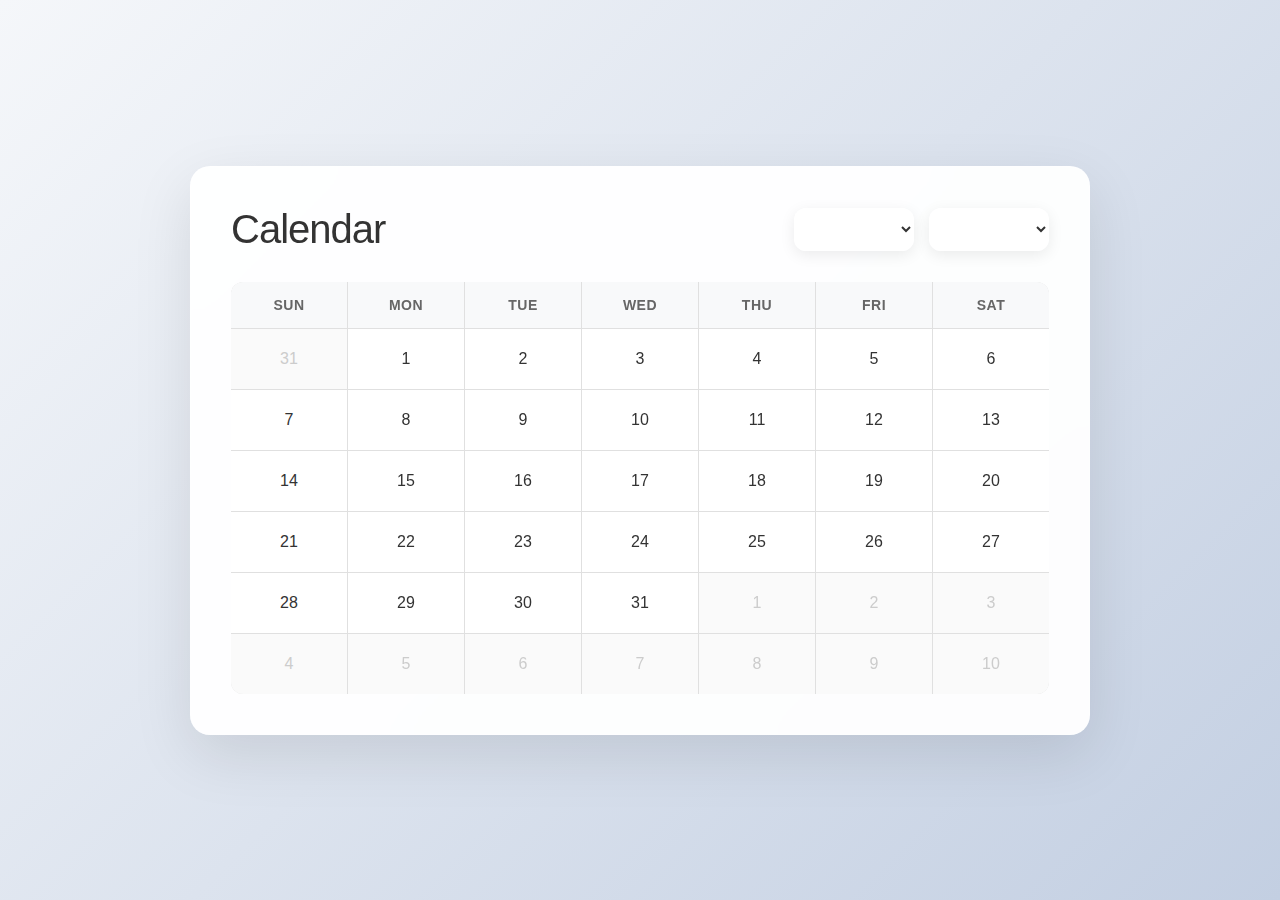
<file: index.html>
<!DOCTYPE html>
<html lang="en">
<head>
    <meta charset="UTF-8">
    <meta name="viewport" content="width=device-width, initial-scale=1.0, user-scalable=yes, maximum-scale=5.0">
    <meta name="description" content="Modern responsive calendar with special dates">
    <title>Modern Calendar</title>
    <link rel="stylesheet" href="styles.css">
</head>
<body>
    <div class="container">
        <header class="calendar-header">
            <h1>Calendar</h1>
            <div class="controls">
                <select id="monthSelect" class="select-control" aria-label="Select month">
                    <!-- <option value="0">January</option>-->
                    <!-- <option value="1">February</option> -->
                    <!-- <option value="2">March</option> -->
                    <!-- <option value="3">April</option> -->
                    <!-- <option value="4">May</option> -->
                    <option value="5">6월</option> 
                    <!-- <option value="6">6월</option> -->
                </select>
                <select id="yearSelect" class="select-control" aria-label="Select year">
                    <!-- <option value="2024">2024</option> -->
                    <option value="2025">2025</option>
                </select>
            </div>
        </header>
        
        <div class="calendar-grid" role="grid" aria-label="Calendar">
            <div class="weekday-header" role="columnheader">Sun</div>
            <div class="weekday-header" role="columnheader">Mon</div>
            <div class="weekday-header" role="columnheader">Tue</div>
            <div class="weekday-header" role="columnheader">Wed</div>
            <div class="weekday-header" role="columnheader">Thu</div>
            <div class="weekday-header" role="columnheader">Fri</div>
            <div class="weekday-header" role="columnheader">Sat</div>
            
            <div id="calendarDays" class="calendar-days"></div>
        </div>
    </div>
    
    <script src="specialDates.js"></script>
    <script src="calendar.js"></script>
</body>
</html>
</file>
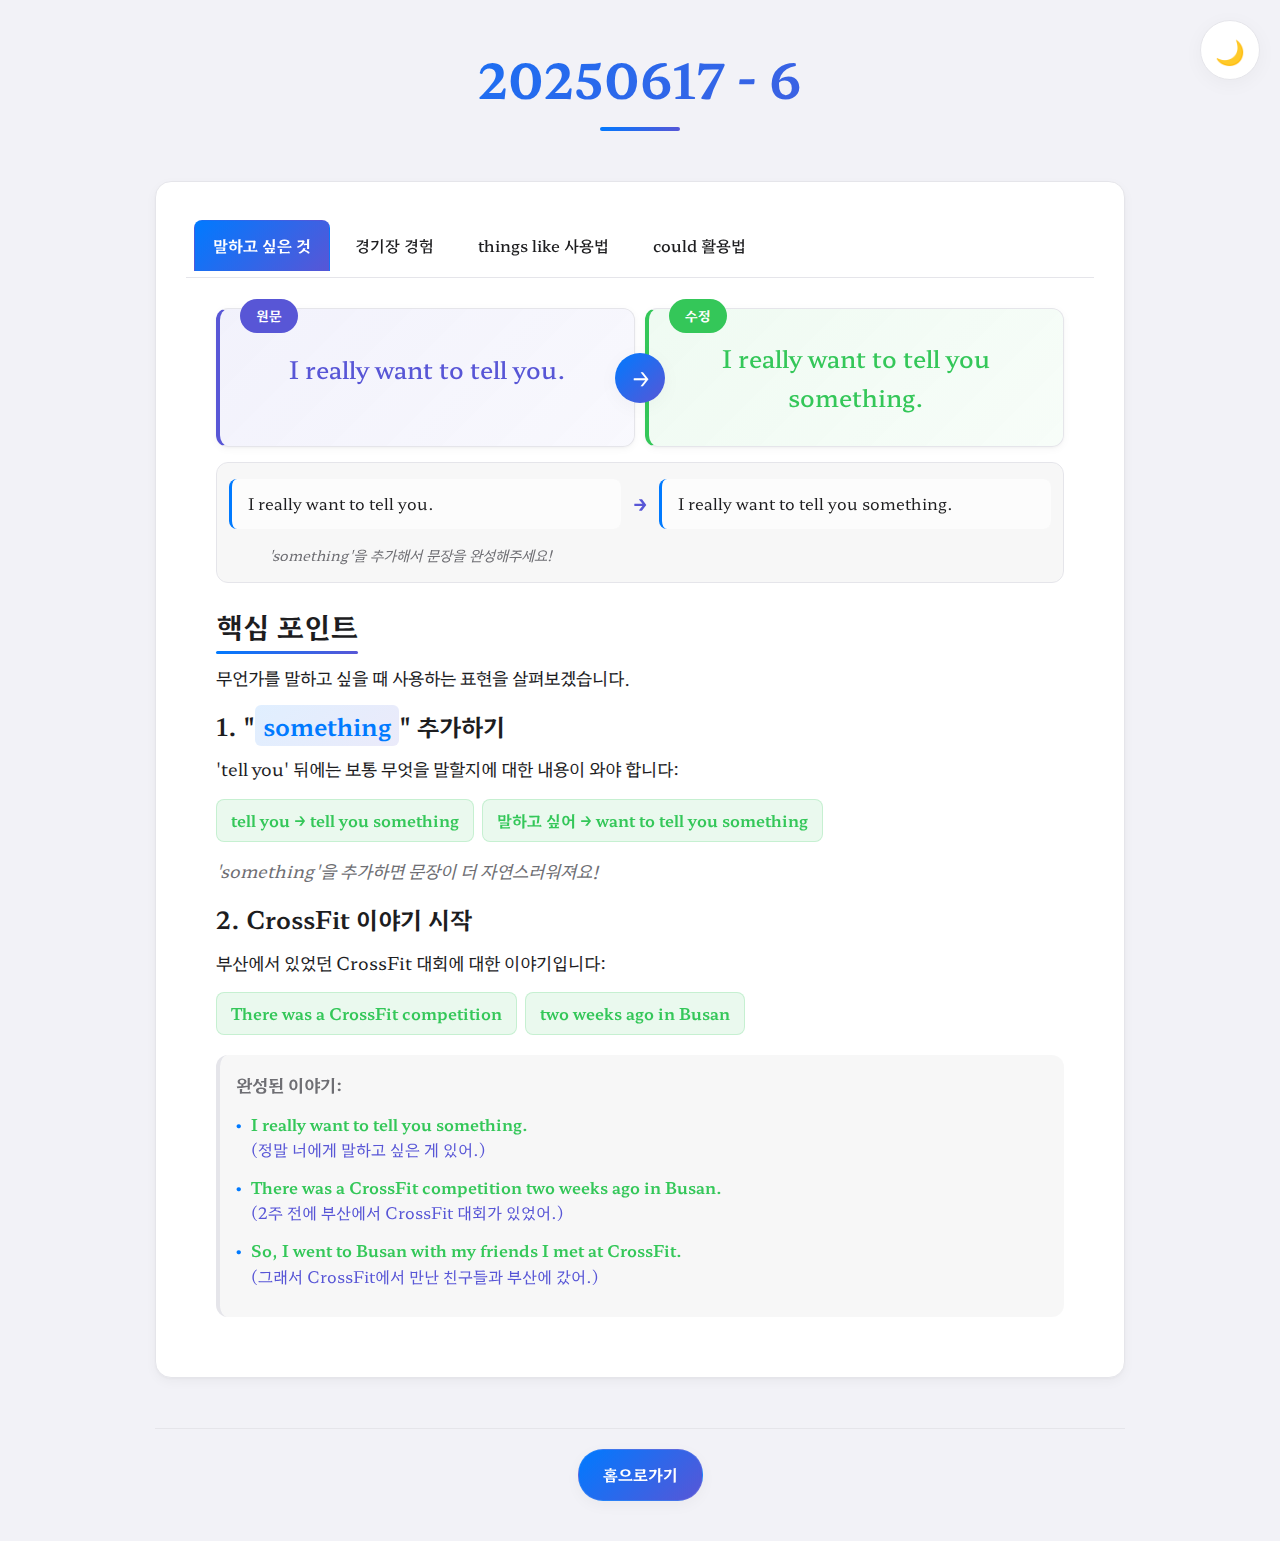
<file: sessions/20250617/index.html>
<!DOCTYPE html>
<html lang="ko">
<head>
    <meta charset="UTF-8">
    <meta name="viewport" content="width=device-width, initial-scale=1.0, user-scalable=yes">
    <title>한국어-영어 학습 튜토리얼 - CrossFit 경험담</title>
    <link rel="preconnect" href="https://fonts.googleapis.com">
    <link rel="preconnect" href="https://fonts.gstatic.com" crossorigin>
    <link href="https://fonts.googleapis.com/css2?family=Hahmlet:wght@400;500;600;700&display=swap" rel="stylesheet">
    <link rel="stylesheet" href="styles.css">
</head>
<body>
    <!-- Dark/Light Mode Toggle Button -->
    <button class="theme-toggle" id="themeToggle" aria-label="Toggle dark/light mode">
        <span class="sun-icon">☀️</span>
        <span class="moon-icon">🌙</span>
    </button>

    <div class="container">
        <header>
            <h1>20250617 - 6</h1>
            <div class="fancy-underline"></div>
        </header>

        <main>
            <div class="tabs card">
                <input type="radio" id="tab1" name="tabs" class="tab-input" checked>
                <input type="radio" id="tab2" name="tabs" class="tab-input">
                <input type="radio" id="tab3" name="tabs" class="tab-input">
                <input type="radio" id="tab4" name="tabs" class="tab-input">
                
                <div class="tab-labels">
                    <label for="tab1" class="tab-label">말하고 싶은 것</label>
                    <label for="tab2" class="tab-label">경기장 경험</label>
                    <label for="tab3" class="tab-label">things like 사용법</label>
                    <label for="tab4" class="tab-label">could 활용법</label>
                </div>
                
                <!-- Tab 1: 말하고 싶은 것 -->
                <div class="tab-content tab-content-1" id="content1">
                    <div class="language-comparison">
                        <div class="language-card korean">
                            <span class="language-label">원문</span>
                            <div class="sentence">
                                I really want to tell you.
                            </div>
                        </div>
                            
                        <div class="arrow-container">
                            <div class="arrow">→</div>
                        </div>
                            
                        <div class="language-card english">
                            <span class="language-label">수정</span>
                            <div class="sentence">
                                I really want to tell you something.
                            </div>
                        </div>
                    </div>

                    <div class="process-steps">
                        <div class="process-step">
                            <div class="step-text">I really want to tell you.</div>
                            <span class="step-arrow">→</span>
                            <div class="step-text">I really want to tell you something.</div>
                        </div>
                        <div class="step-note">'something'을 추가해서 문장을 완성해주세요!</div>
                    </div>

                    <div class="explanation-section">
                        <h2 class="section-title">핵심 포인트</h2>
                        <div class="explanation-content">
                            <p>
                                무언가를 말하고 싶을 때 사용하는 표현을 살펴보겠습니다.
                            </p>
                            
                            <h3 class="explanation-title">1. "<span class="highlight">something</span>" 추가하기</h3>
                            <p>
                                'tell you' 뒤에는 보통 무엇을 말할지에 대한 내용이 와야 합니다:
                            </p>
                            <div class="phrase-list">
                                <div class="phrase-item">
                                    <span class="key-phrase">tell you → tell you something</span>
                                </div>
                                <div class="phrase-item">
                                    <span class="key-phrase">말하고 싶어 → want to tell you something</span>
                                </div>
                            </div>
                            <p class="note">
                                'something'을 추가하면 문장이 더 자연스러워져요!
                            </p>

                            <h3 class="explanation-title">2. CrossFit 이야기 시작</h3>
                            <p>
                                부산에서 있었던 CrossFit 대회에 대한 이야기입니다:
                            </p>
                            <div class="phrase-list">
                                <div class="phrase-item">
                                    <span class="key-phrase">There was a CrossFit competition</span>
                                </div>
                                <div class="phrase-item">
                                    <span class="key-phrase">two weeks ago in Busan</span>
                                </div>
                            </div>

                            <div class="example">
                                <div class="example-label">완성된 이야기:</div>
                                <div class="example-item">
                                    <span class="key-phrase">I really want to tell you something.</span>
                                    <br><span class="alternative">(정말 너에게 말하고 싶은 게 있어.)</span>
                                </div>
                                <div class="example-item">
                                    <span class="key-phrase">There was a CrossFit competition two weeks ago in Busan.</span>
                                    <br><span class="alternative">(2주 전에 부산에서 CrossFit 대회가 있었어.)</span>
                                </div>
                                <div class="example-item">
                                    <span class="key-phrase">So, I went to Busan with my friends I met at CrossFit.</span>
                                    <br><span class="alternative">(그래서 CrossFit에서 만난 친구들과 부산에 갔어.)</span>
                                </div>
                            </div>
                        </div>
                    </div>
                </div>

                <!-- Tab 2: 경기장 경험 -->
                <div class="tab-content tab-content-2" id="content2">
                    <div class="language-comparison">
                        <div class="language-card korean">
                            <span class="language-label">원문</span>
                            <div class="sentence">
                                When I entered the stadium, I could hear shouting like "fighting", "cheer up", and "you can do it"!
                            </div>
                        </div>
                        
                        <div class="arrow-container">
                            <div class="arrow">→</div>
                        </div>
                        
                        <div class="language-card english">
                            <span class="language-label">수정</span>
                            <div class="sentence">
                                When I entered the stadium, I could hear people shouting things like "Fighting!" "Cheer up!" and "You can do it!"
                            </div>
                        </div>
                    </div>

                    <div class="process-steps">
                        <div class="process-step">
                            <div class="step-text">I could hear shouting like "fighting"...</div>
                            <span class="step-arrow">→</span>
                            <div class="step-text">I could hear people shouting things like "Fighting!"...</div>
                        </div>
                        <div class="step-note">'things like'를 추가하고 주어를 명확히 해주세요!</div>
                    </div>

                    <div class="explanation-section">
                        <h2 class="section-title">경기장 분위기 표현하기</h2>
                        <div class="explanation-content">
                            <h3 class="explanation-title">1. 자연스러운 표현: "<span class="highlight">things like</span>"</h3>
                            <p>
                                예시를 들 때 'things like'를 사용하면 더 자연스럽습니다:
                            </p>
                            <div class="phrase-list">
                                <div class="phrase-item">
                                    <span class="key-phrase">like → things like</span>
                                </div>
                                <div class="phrase-item">
                                    <span class="key-phrase">예를 들어 → things like</span>
                                </div>
                            </div>

                            <h3 class="explanation-title">2. 주어 명확하게 하기</h3>
                            <p>
                                누가 소리를 지르는지 명확하게 표현해봅시다:
                            </p>
                            <div class="language-comparison" style="margin-top: 20px;">
                                <div class="language-card korean">
                                    <span class="language-label">애매함</span>
                                    <div class="sentence">
                                        I could hear shouting
                                    </div>
                                </div>
                                    
                                <div class="arrow-container">
                                    <div class="arrow">→</div>
                                </div>
                                    
                                <div class="language-card english">
                                    <span class="language-label">명확함</span>
                                    <div class="sentence">
                                        I could hear people shouting
                                    </div>
                                </div>
                            </div>

                            <div class="example">
                                <div class="example-label">경기장 분위기:</div>
                                <div class="example-item">
                                    When I entered the stadium, I could hear <span class="key-phrase">people shouting things like</span> "Fighting!" "Cheer up!" and "You can do it!"
                                    <br><span class="alternative">(경기장에 들어갔을 때, 사람들이 "화이팅!" "힘내!" "할 수 있어!" 같은 소리를 지르는 것을 들을 수 있었다.)</span>
                                </div>
                            </div>
                        </div>
                    </div>
                </div>

                <!-- Tab 3: things like 사용법 -->
                <div class="tab-content tab-content-3" id="content3">
                    <div class="explanation-section">
                        <h2 class="section-title">"Things like" 마스터하기</h2>
                        <div class="explanation-content">
                            <h3 class="explanation-title">1. 기본 사용법</h3>
                            <p>
                                'things like'는 예시를 들 때 사용하는 매우 유용한 표현입니다:
                            </p>
                            <div class="phrase-list">
                                <div class="phrase-item">
                                    <span class="key-phrase">~같은 것들 → things like</span>
                                </div>
                                <div class="phrase-item">
                                    <span class="key-phrase">예를 들어 → things like</span>
                                </div>
                                <div class="phrase-item">
                                    <span class="key-phrase">~와 같은 → things like</span>
                                </div>
                            </div>

                            <div class="example">
                                <div class="example-label">다양한 상황에서의 활용:</div>
                                <div class="example-item">
                                    My job involves <span class="key-phrase">things like</span> managing schedules and handling client requests.
                                    <br><span class="alternative">(내 일은 일정 관리나 고객 요청 처리 같은 것들을 포함한다.)</span>
                                </div>
                                <div class="example-item">
                                    They sell snacks, drinks, and <span class="key-phrase">things like that</span> at the store.
                                    <br><span class="alternative">(그 가게에서는 간식, 음료수, 그런 것들을 판다.)</span>
                                </div>
                                <div class="example-item">
                                    On weekends, I do <span class="key-phrase">things like</span> clean the house, do laundry, and watch TV.
                                    <br><span class="alternative">(주말에는 집 청소, 빨래, TV 시청 같은 것들을 한다.)</span>
                                </div>
                                <div class="example-item">
                                    He always forgets <span class="key-phrase">things like</span> his keys, wallet, or phone.
                                    <br><span class="alternative">(그는 항상 열쇠, 지갑, 핸드폰 같은 것들을 잊어버린다.)</span>
                                </div>
                            </div>

                            <h3 class="explanation-title">2. "Things like that" vs "Things like"</h3>
                            <p>
                                두 표현의 미묘한 차이점을 알아보세요:
                            </p>
                            <div class="phrase-list">
                                <div class="phrase-item">
                                    <span class="key-phrase">things like + 구체적 예시</span>
                                </div>
                                <div class="phrase-item">
                                    <span class="key-phrase">things like that + 일반적 언급</span>
                                </div>
                            </div>
                        </div>
                    </div>
                </div>
                    
                <!-- Tab 4: could 활용법 -->
                <div class="tab-content tab-content-4" id="content4">
                    <div class="explanation-section">
                        <h2 class="section-title">"Could" 완전 정복</h2>
                        <div class="explanation-content">
                            <h3 class="explanation-title">1. 과거의 능력: "<span class="highlight">~할 수 있었다</span>"</h3>
                            <p>
                                과거에 무엇을 할 수 있었는지 표현할 때:
                            </p>
                            <div class="phrase-list">
                                <div class="phrase-item">
                                    <span class="key-phrase">과거 능력 → could + 동사원형</span>
                                </div>
                                <div class="phrase-item">
                                    <span class="key-phrase">~할 수 있었다 → could do</span>
                                </div>
                            </div>

                            <div class="example">
                                <div class="example-label">과거 능력 예문:</div>
                                <div class="example-item">
                                    She <span class="key-phrase">could speak</span> three languages by the time she was 10.
                                    <br><span class="alternative">(그녀는 10살이 될 때까지 3개 언어를 말할 수 있었다.)</span>
                                </div>
                                <div class="example-item">
                                    I <span class="key-phrase">could hear</span> people shouting in the stadium.
                                    <br><span class="alternative">(나는 경기장에서 사람들이 소리지르는 것을 들을 수 있었다.)</span>
                                </div>
                            </div>

                            <h3 class="explanation-title">2. 정중한 요청: "<span class="highlight">~해 주실 수 있나요?</span>"</h3>
                            <p>
                                'can' 보다 더 정중한 요청을 할 때:
                            </p>
                            <div class="example">
                                <div class="example-label">정중한 요청:</div>
                                <div class="example-item">
                                    <span class="key-phrase">Could you help</span> me with this?
                                    <br><span class="alternative">(이것 좀 도와주실 수 있나요?)</span>
                                </div>
                            </div>

                            <h3 class="explanation-title">3. 가능성: "<span class="highlight">~할 수도 있다</span>"</h3>
                            <p>
                                미래의 가능성을 표현할 때:
                            </p>
                            <div class="example">
                                <div class="example-label">가능성 표현:</div>
                                <div class="example-item">
                                    It <span class="key-phrase">could rain</span> later, so bring an umbrella.
                                    <br><span class="alternative">(나중에 비가 올 수도 있으니 우산을 가져가세요.)</span>
                                </div>
                            </div>

                            <h3 class="explanation-title">4. 제안: "<span class="highlight">~하는 게 어때?</span>"</h3>
                            <p>
                                부드러운 제안을 할 때:
                            </p>
                            <div class="example">
                                <div class="example-label">제안하기:</div>
                                <div class="example-item">
                                    You <span class="key-phrase">could try</span> restarting your computer.
                                    <br><span class="alternative">(컴퓨터를 재시작해보는 게 어때요?)</span>
                                </div>
                            </div>

                            <h3 class="explanation-title">5. 가정: "<span class="highlight">~할 수도 있었을 텐데</span>"</h3>
                            <p>
                                가정적 상황을 표현할 때:
                            </p>
                            <div class="example">
                                <div class="example-label">가정 표현:</div>
                                <div class="example-item">
                                    If I had more time, I <span class="key-phrase">could learn</span> another language.
                                    <br><span class="alternative">(시간이 더 있다면, 다른 언어를 배울 수도 있을 텐데.)</span>
                                </div>
                            </div>
                        </div>
                    </div>
                </div>
            </div>
        </main>
        <footer>
            <a href="/index.html" class="home-button">홈으로가기</a>
        </footer>
    </div>
    <script>
        // Theme toggle functionality
        const themeToggle = document.getElementById('themeToggle');
        const body = document.body;

        // Check for saved theme preference or default to 'light'
        const currentTheme = localStorage.getItem('theme') || 'light';
        body.setAttribute('data-theme', currentTheme);

        themeToggle.addEventListener('click', () => {
            const currentTheme = body.getAttribute('data-theme');
            const newTheme = currentTheme === 'dark' ? 'light' : 'dark';
            
            body.setAttribute('data-theme', newTheme);
            localStorage.setItem('theme', newTheme);
        });
    </script>
</body>
</html>
</file>
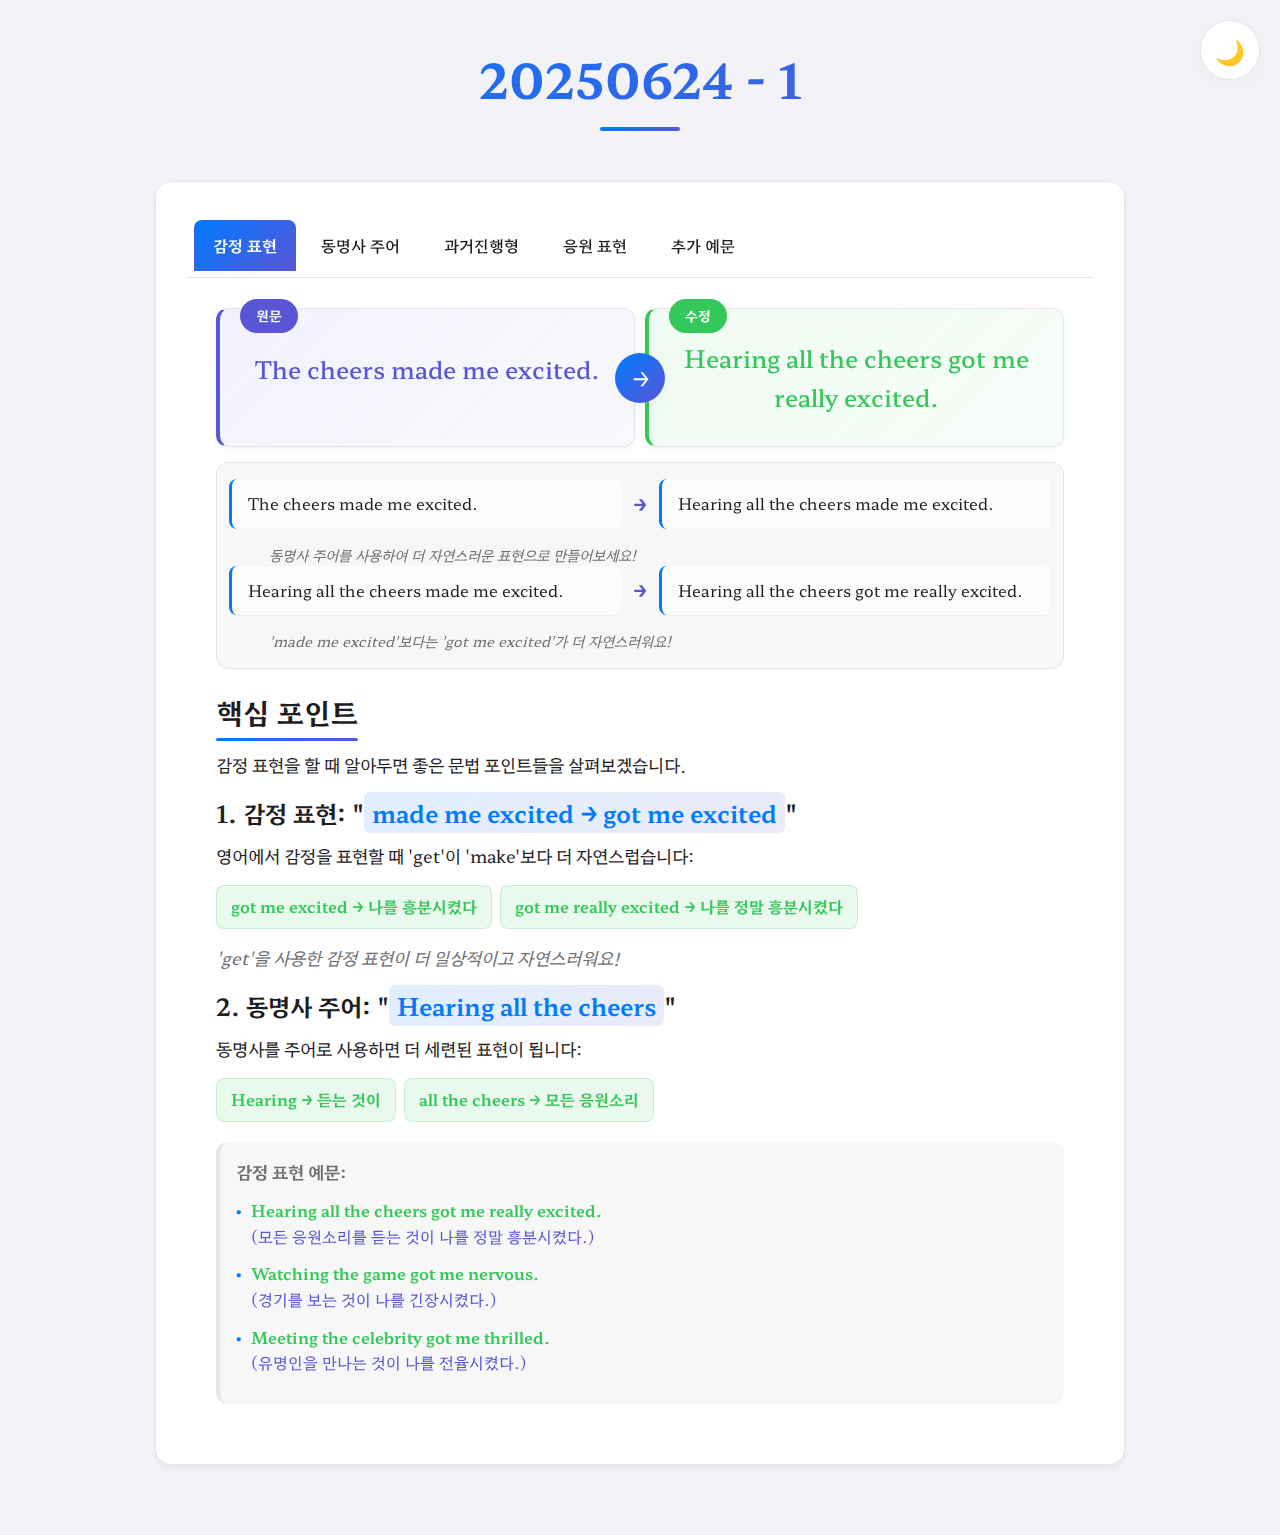
<file: sessions/20250624/index.html>
<!DOCTYPE html>
<html lang="ko">
<head>
    <meta charset="UTF-8">
    <meta name="viewport" content="width=device-width, initial-scale=1.0, user-scalable=yes">
    <title>한국어-영어 학습 튜토리얼 - 감정 표현과 문법</title>
    <link rel="preconnect" href="https://fonts.googleapis.com">
    <link rel="preconnect" href="https://fonts.gstatic.com" crossorigin>
    <link href="https://fonts.googleapis.com/css2?family=Hahmlet:wght@400;500;600;700&display=swap" rel="stylesheet">
    <link rel="stylesheet" href="styles.css">
</head>
<body>
    <!-- Dark/Light Mode Toggle Button -->
    <button class="theme-toggle" id="themeToggle" aria-label="Toggle dark/light mode">
        <span class="sun-icon">☀️</span>
        <span class="moon-icon">🌙</span>
    </button>

    <div class="container">
        <header>
            <h1>20250624 - 1</h1>
            <div class="fancy-underline"></div>
        </header>

        <main>
            <div class="tabs card">
                <input type="radio" id="tab1" name="tabs" class="tab-input" checked>
                <input type="radio" id="tab2" name="tabs" class="tab-input">
                <input type="radio" id="tab3" name="tabs" class="tab-input">
                <input type="radio" id="tab4" name="tabs" class="tab-input">
                <input type="radio" id="tab5" name="tabs" class="tab-input">
                
                <div class="tab-labels">
                    <label for="tab1" class="tab-label">감정 표현</label>
                    <label for="tab2" class="tab-label">동명사 주어</label>
                    <label for="tab3" class="tab-label">과거진행형</label>
                    <label for="tab4" class="tab-label">응원 표현</label>
                    <label for="tab5" class="tab-label">추가 예문</label>
                </div>
                
                <!-- Tab 1: 감정 표현 -->
                <div class="tab-content tab-content-1" id="content1">
                    <div class="language-comparison">
                        <div class="language-card korean">
                            <span class="language-label">원문</span>
                            <div class="sentence">
                                The cheers made me excited.
                            </div>
                        </div>
                            
                        <div class="arrow-container">
                            <div class="arrow">→</div>
                        </div>
                            
                        <div class="language-card english">
                            <span class="language-label">수정</span>
                            <div class="sentence">
                                Hearing all the cheers got me really excited.
                            </div>
                        </div>
                    </div>

                    <div class="process-steps">
                        <div class="process-step">
                            <div class="step-text">The cheers made me excited.</div>
                            <span class="step-arrow">→</span>
                            <div class="step-text">Hearing all the cheers made me excited.</div>
                        </div>
                        <div class="step-note">동명사 주어를 사용하여 더 자연스러운 표현으로 만들어보세요!</div>
                        
                        <div class="process-step">
                            <div class="step-text">Hearing all the cheers made me excited.</div>
                            <span class="step-arrow">→</span>
                            <div class="step-text">Hearing all the cheers got me really excited.</div>
                        </div>
                        <div class="step-note">'made me excited'보다는 'got me excited'가 더 자연스러워요!</div>
                    </div>

                    <div class="explanation-section">
                        <h2 class="section-title">핵심 포인트</h2>
                        <div class="explanation-content">
                            <p>
                                감정 표현을 할 때 알아두면 좋은 문법 포인트들을 살펴보겠습니다.
                            </p>
                            
                            <h3 class="explanation-title">1. 감정 표현: "<span class="highlight">made me excited → got me excited</span>"</h3>
                            <p>
                                영어에서 감정을 표현할 때 'get'이 'make'보다 더 자연스럽습니다:
                            </p>
                            <div class="phrase-list">
                                <div class="phrase-item">
                                    <span class="key-phrase">got me excited → 나를 흥분시켰다</span>
                                </div>
                                <div class="phrase-item">
                                    <span class="key-phrase">got me really excited → 나를 정말 흥분시켰다</span>
                                </div>
                            </div>
                            <p class="note">
                                'get'을 사용한 감정 표현이 더 일상적이고 자연스러워요!
                            </p>

                            <h3 class="explanation-title">2. 동명사 주어: "<span class="highlight">Hearing all the cheers</span>"</h3>
                            <p>
                                동명사를 주어로 사용하면 더 세련된 표현이 됩니다:
                            </p>
                            <div class="phrase-list">
                                <div class="phrase-item">
                                    <span class="key-phrase">Hearing → 듣는 것이</span>
                                </div>
                                <div class="phrase-item">
                                    <span class="key-phrase">all the cheers → 모든 응원소리</span>
                                </div>
                            </div>

                            <div class="example">
                                <div class="example-label">감정 표현 예문:</div>
                                <div class="example-item">
                                    <span class="key-phrase">Hearing all the cheers got me really excited.</span>
                                    <br><span class="alternative">(모든 응원소리를 듣는 것이 나를 정말 흥분시켰다.)</span>
                                </div>
                                <div class="example-item">
                                    <span class="key-phrase">Watching the game got me nervous.</span>
                                    <br><span class="alternative">(경기를 보는 것이 나를 긴장시켰다.)</span>
                                </div>
                                <div class="example-item">
                                    <span class="key-phrase">Meeting the celebrity got me thrilled.</span>
                                    <br><span class="alternative">(유명인을 만나는 것이 나를 전율시켰다.)</span>
                                </div>
                            </div>
                        </div>
                    </div>
                </div>

                <!-- Tab 2: 동명사 주어 -->
                <div class="tab-content tab-content-2" id="content2">
                    <div class="explanation-section">
                        <h2 class="section-title">동명사 주어 마스터하기</h2>
                        <div class="explanation-content">
                            <h3 class="explanation-title">1. 동명사 + 목적어 + 메인문장</h3>
                            <p>
                                동명사를 주어로 사용하는 패턴을 익혀보세요:
                            </p>
                            <div class="phrase-list">
                                <div class="phrase-item">
                                    <span class="key-phrase">Seeing the sunset → 일몰을 보는 것</span>
                                </div>
                                <div class="phrase-item">
                                    <span class="key-phrase">Hearing her voice → 그녀의 목소리를 듣는 것</span>
                                </div>
                                <div class="phrase-item">
                                    <span class="key-phrase">Watching fireworks → 불꽃놀이를 보는 것</span>
                                </div>
                                <div class="phrase-item">
                                    <span class="key-phrase">Meeting new people → 새로운 사람들을 만나는 것</span>
                                </div>
                            </div>

                            <div class="example">
                                <div class="example-label">동명사 주어 예문:</div>
                                <div class="example-item">
                                    <span class="key-phrase">Seeing the sunset</span> made me feel happy.
                                    <br><span class="alternative">(일몰을 보는 것이 나를 행복하게 만들었다.)</span>
                                </div>
                                <div class="example-item">
                                    <span class="key-phrase">Hearing her voice</span> got me emotional.
                                    <br><span class="alternative">(그녀의 목소리를 듣는 것이 나를 감정적으로 만들었다.)</span>
                                </div>
                                <div class="example-item">
                                    <span class="key-phrase">Watching fireworks</span> got me excited.
                                    <br><span class="alternative">(불꽃놀이를 보는 것이 나를 흥분시켰다.)</span>
                                </div>
                                <div class="example-item">
                                    <span class="key-phrase">Meeting new people</span> makes me nervous.
                                    <br><span class="alternative">(새로운 사람들을 만나는 것이 나를 긴장시킨다.)</span>
                                </div>
                            </div>

                            <h3 class="explanation-title">2. 단수 vs 복수 주의</h3>
                            <p>
                                목적어가 단수인지 복수인지에 따라 표현이 달라집니다:
                            </p>
                            <div class="language-comparison" style="margin-top: 20px;">
                                <div class="language-card korean">
                                    <span class="language-label">복수</span>
                                    <div class="sentence">
                                        Meeting new people
                                    </div>
                                </div>
                                    
                                <div class="arrow-container">
                                    <div class="arrow">vs</div>
                                </div>
                                    
                                <div class="language-card english">
                                    <span class="language-label">단수</span>
                                    <div class="sentence">
                                        Meeting a new person
                                    </div>
                                </div>
                            </div>
                        </div>
                    </div>
                </div>

                <!-- Tab 3: 과거진행형 -->
                <div class="tab-content tab-content-3" id="content3">
                    <div class="language-comparison">
                        <div class="language-card korean">
                            <span class="language-label">원문</span>
                            <div class="sentence">
                                While I watching the game, I thought most athletes were not human.
                            </div>
                        </div>
                        
                        <div class="arrow-container">
                            <div class="arrow">→</div>
                        </div>
                        
                        <div class="language-card english">
                            <span class="language-label">수정</span>
                            <div class="sentence">
                                While I was watching the game, I thought all the athletes were not human.
                            </div>
                        </div>
                    </div>

                    <div class="process-steps">
                        <div class="process-step">
                            <div class="step-text">While I watching the game</div>
                            <span class="step-arrow">→</span>
                            <div class="step-text">While I was watching the game</div>
                        </div>
                        <div class="step-note">While 절에서는 과거진행형을 사용해야 해요!</div>
                        
                        <div class="process-step">
                            <div class="step-text">most athletes were not human</div>
                            <span class="step-arrow">→</span>
                            <div class="step-text">all the athletes were not human</div>
                        </div>
                        <div class="step-note">'most'보다는 'all the'가 모두를 포함하는 표현이에요!</div>
                    </div>

                    <div class="explanation-section">
                        <h2 class="section-title">과거진행형 완벽 가이드</h2>
                        <div class="explanation-content">
                            <h3 class="explanation-title">1. While 절의 구조: "<span class="highlight">While + 주어 + was/were + 동사ing</span>"</h3>
                            <p>
                                While로 시작하는 절에서는 반드시 과거진행형을 사용합니다:
                            </p>
                            <div class="phrase-list">
                                <div class="phrase-item">
                                    <span class="key-phrase">While I was watching → 내가 보고 있는 동안</span>
                                </div>
                                <div class="phrase-item">
                                    <span class="key-phrase">While they were playing → 그들이 놀고 있는 동안</span>
                                </div>
                                <div class="phrase-item">
                                    <span class="key-phrase">While she was eating → 그녀가 먹고 있는 동안</span>
                                </div>
                            </div>

                            <h3 class="explanation-title">2. "모든" 표현: "<span class="highlight">most → all the</span>"</h3>
                            <p>
                                "모든" 표현을 위해 'all the'를 사용할 수 있습니다:
                            </p>
                            <div class="language-comparison" style="margin-top: 20px;">
                                <div class="language-card korean">
                                    <span class="language-label">"대부분" 표현</span>
                                    <div class="sentence">
                                        most athletes
                                    </div>
                                </div>
                                    
                                <div class="arrow-container">
                                    <div class="arrow">→</div>
                                </div>
                                    
                                <div class="language-card english">
                                    <span class="language-label">"모든" 표현</span>
                                    <div class="sentence">
                                        all the athletes
                                    </div>
                                </div>
                            </div>

                            <div class="example">
                                <div class="example-label">While 절 예문:</div>
                                <div class="example-item">
                                    <span class="key-phrase">While I was watching the game</span>, I got really excited.
                                    <br><span class="alternative">(내가 경기를 보고 있는 동안, 정말 흥분했다.)</span>
                                </div>
                                <div class="example-item">
                                    <span class="key-phrase">While they were playing</span>, it started to rain.
                                    <br><span class="alternative">(그들이 놀고 있는 동안, 비가 오기 시작했다.)</span>
                                </div>
                                <div class="example-item">
                                    <span class="key-phrase">While she was eating</span>, the phone rang.
                                    <br><span class="alternative">(그녀가 먹고 있는 동안, 전화가 울렸다.)</span>
                                </div>
                            </div>
                        </div>
                    </div>
                </div>

                <!-- Tab 4: 응원 표현 -->
                <div class="tab-content tab-content-4" id="content4">
                    <div class="explanation-section">
                        <h2 class="section-title">응원과 감정 표현하기</h2>
                        <div class="explanation-content">
                            <h3 class="explanation-title">1. 응원 관련 표현들</h3>
                            <p>
                                스포츠나 경기에서 사용하는 응원 표현들:
                            </p>
                            <div class="phrase-list">
                                <div class="phrase-item">
                                    <span class="key-phrase">all the cheers → 모든 응원소리</span>
                                </div>
                                <div class="phrase-item">
                                    <span class="key-phrase">loud cheering → 큰 응원소리</span>
                                </div>
                                <div class="phrase-item">
                                    <span class="key-phrase">crowd support → 관중의 지지</span>
                                </div>
                                <div class="phrase-item">
                                    <span class="key-phrase">fans shouting → 팬들의 외침</span>
                                </div>
                            </div>

                            <h3 class="explanation-title">2. 감정을 나타내는 동사들</h3>
                            <p>
                                다양한 감정을 표현하는 동사들을 알아보세요:
                            </p>
                            <div class="phrase-list">
                                <div class="phrase-item">
                                    <span class="key-phrase">got me excited → 흥분시켰다</span>
                                </div>
                                <div class="phrase-item">
                                    <span class="key-phrase">made me nervous → 긴장시켰다</span>
                                </div>
                                <div class="phrase-item">
                                    <span class="key-phrase">got me thrilled → 전율시켰다</span>
                                </div>
                                <div class="phrase-item">
                                    <span class="key-phrase">made me emotional → 감정적으로 만들었다</span>
                                </div>
                            </div>

                            <div class="example">
                                <div class="example-label">응원과 감정 예문:</div>
                                <div class="example-item">
                                    <span class="key-phrase">Hearing all the cheers</span> got me really excited.
                                    <br><span class="alternative">(모든 응원소리를 듣는 것이 나를 정말 흥분시켰다.)</span>
                                </div>
                                <div class="example-item">
                                    <span class="key-phrase">The crowd support</span> made the players feel confident.
                                    <br><span class="alternative">(관중의 지지가 선수들을 자신감 있게 만들었다.)</span>
                                </div>
                                <div class="example-item">
                                    <span class="key-phrase">Fans shouting</span> got everyone pumped up.
                                    <br><span class="alternative">(팬들의 외침이 모든 사람을 들뜨게 만들었다.)</span>
                                </div>
                            </div>
                        </div>
                    </div>
                </div>
                    
                <!-- Tab 5: 추가 예문 -->
                <div class="tab-content tab-content-5" id="content5">
                    <div class="explanation-section">
                        <h2 class="section-title">종합 연습 예문</h2>
                        <div class="explanation-content">
                            <h3 class="explanation-title">1. 동명사 주어 + 감정 표현</h3>
                            <p>
                                배운 패턴들을 조합한 완전한 문장들:
                            </p>

                            <div class="example">
                                <div class="example-label">완성된 문장들:</div>
                                <div class="example-item">
                                    <span class="key-phrase">Watching the final match</span> got me incredibly nervous.
                                    <br><span class="alternative">(결승전을 보는 것이 나를 엄청 긴장시켰다.)</span>
                                </div>
                                <div class="example-item">
                                    <span class="key-phrase">Seeing my team win</span> made me feel proud.
                                    <br><span class="alternative">(우리 팀이 이기는 것을 보는 것이 나를 자랑스럽게 만들었다.)</span>
                                </div>
                                <div class="example-item">
                                    <span class="key-phrase">Hearing the final whistle</span> got everyone excited.
                                    <br><span class="alternative">(마지막 휘슬 소리를 듣는 것이 모든 사람을 흥분시켰다.)</span>
                                </div>
                            </div>

                            <h3 class="explanation-title">2. While 절과 함께 사용하기</h3>
                            <p>
                                과거진행형과 감정 표현을 함께 사용한 문장들:
                            </p>

                            <div class="example">
                                <div class="example-label">While 절 조합 예문:</div>
                                <div class="example-item">
                                    <span class="key-phrase">While I was watching the game</span>, hearing all the cheers got me really excited.
                                    <br><span class="alternative">(경기를 보는 동안, 모든 응원소리를 듣는 것이 나를 정말 흥분시켰다.)</span>
                                </div>
                                <div class="example-item">
                                    <span class="key-phrase">While they were playing</span>, seeing their effort made me emotional.
                                    <br><span class="alternative">(그들이 경기하는 동안, 그들의 노력을 보는 것이 나를 감정적으로 만들었다.)</span>
                                </div>
                                <div class="example-item">
                                    <span class="key-phrase">While she was performing</span>, watching her talent got me amazed.
                                    <br><span class="alternative">(그녀가 공연하는 동안, 그녀의 재능을 보는 것이 나를 놀라게 만들었다.)</span>
                                </div>
                            </div>

                            <h3 class="explanation-title">3. 추가 감정 표현들</h3>
                            <p>
                                더 다양한 감정을 표현하는 방법들:
                            </p>
                            <div class="phrase-list">
                                <div class="phrase-item">
                                    <span class="key-phrase">got me pumped up → 들뜨게 만들었다</span>
                                </div>
                                <div class="phrase-item">
                                    <span class="key-phrase">made me feel overwhelmed → 압도당하게 만들었다</span>
                                </div>
                                <div class="phrase-item">
                                    <span class="key-phrase">got me really motivated → 정말 동기부여가 되었다</span>
                                </div>
                                <div class="phrase-item">
                                    <span class="key-phrase">made me feel inspired → 영감을 받게 만들었다</span>
                                </div>
                            </div>
                        </div>
                    </div>
                </div>
            </div>
        </main>
    </div>
    <script>
        // Theme toggle functionality
        const themeToggle = document.getElementById('themeToggle');
        const body = document.body;

        // Check for saved theme preference or default to 'light'
        const currentTheme = localStorage.getItem('theme') || 'light';
        body.setAttribute('data-theme', currentTheme);

        themeToggle.addEventListener('click', () => {
            const currentTheme = body.getAttribute('data-theme');
            const newTheme = currentTheme === 'dark' ? 'light' : 'dark';
            
            body.setAttribute('data-theme', newTheme);
            localStorage.setItem('theme', newTheme);
        });
    </script>
</body>
</html>
</file>
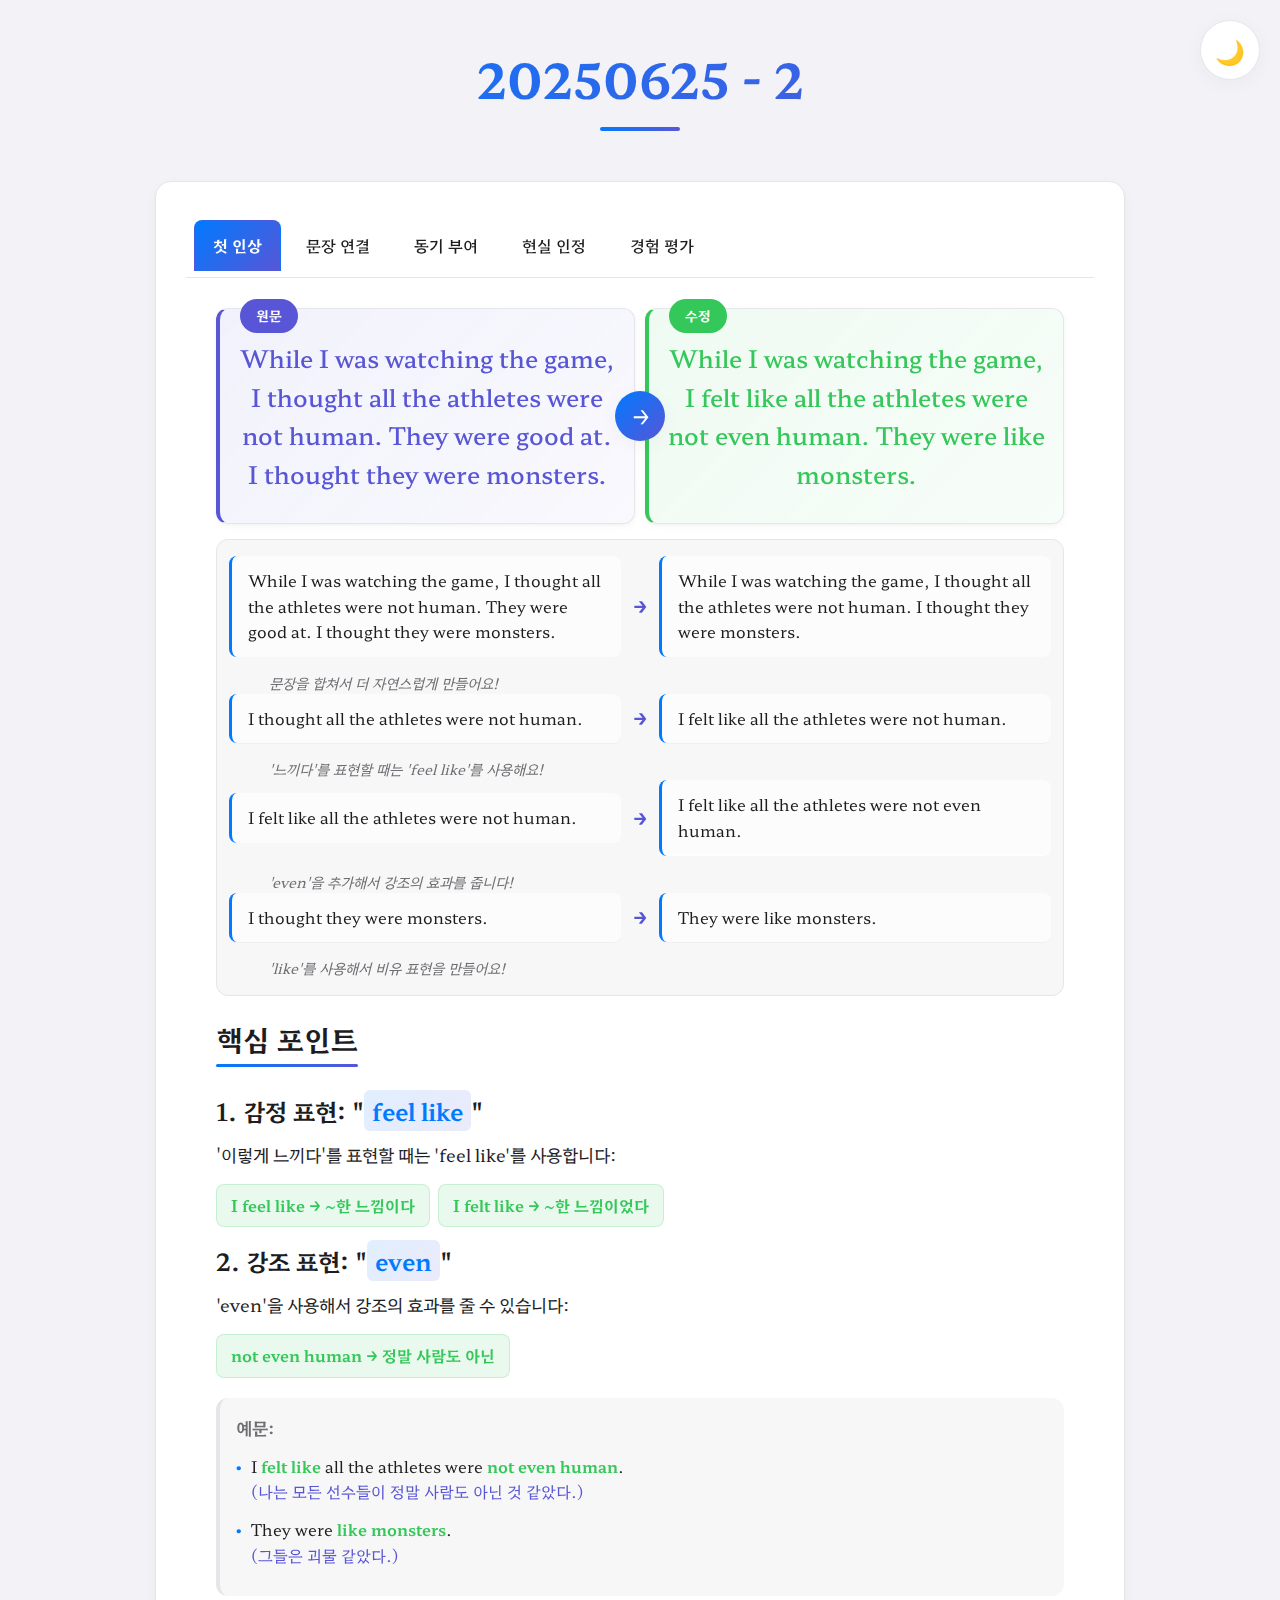
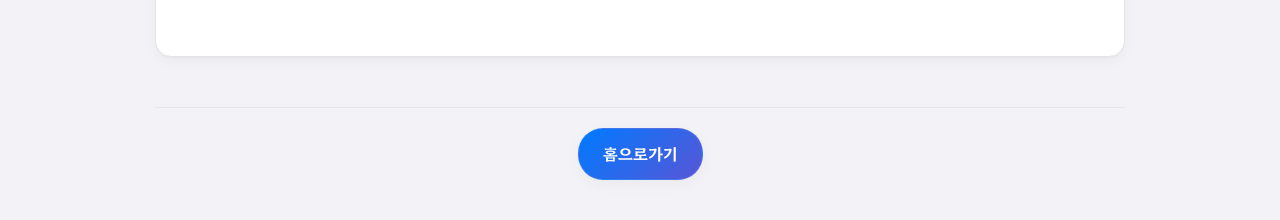
<file: sessions/20250625/index.html>
<!DOCTYPE html>
<html lang="ko">
<head>
    <meta charset="UTF-8">
    <meta name="viewport" content="width=device-width, initial-scale=1.0, user-scalable=yes">
    <title>한국어-영어 학습 튜토리얼 - 스포츠 관람 경험</title>
    <link rel="preconnect" href="https://fonts.googleapis.com">
    <link rel="preconnect" href="https://fonts.gstatic.com" crossorigin>
    <link href="https://fonts.googleapis.com/css2?family=Hahmlet:wght@400;500;600;700&display=swap" rel="stylesheet">
    <link rel="stylesheet" href="styles.css">
</head>
<body>
    <!-- Dark/Light Mode Toggle Button -->
    <button class="theme-toggle" id="themeToggle" aria-label="Toggle dark/light mode">
        <span class="sun-icon">☀️</span>
        <span class="moon-icon">🌙</span>
    </button>

    <div class="container">
        <header>
            <h1>20250625 - 2</h1>
            <div class="fancy-underline"></div>
        </header>

        <main>
            <div class="tabs card">
                <input type="radio" id="tab1" name="tabs" class="tab-input" checked>
                <input type="radio" id="tab2" name="tabs" class="tab-input">
                <input type="radio" id="tab3" name="tabs" class="tab-input">
                <input type="radio" id="tab4" name="tabs" class="tab-input">
                <input type="radio" id="tab5" name="tabs" class="tab-input">
                
                <div class="tab-labels">
                    <label for="tab1" class="tab-label">첫 인상</label>
                    <label for="tab2" class="tab-label">문장 연결</label>
                    <label for="tab3" class="tab-label">동기 부여</label>
                    <label for="tab4" class="tab-label">현실 인정</label>
                    <label for="tab5" class="tab-label">경험 평가</label>
                </div>
                
                <!-- Tab 1: 첫 인상 -->
                <div class="tab-content tab-content-1" id="content1">
                    <div class="language-comparison">
                        <div class="language-card korean">
                            <span class="language-label">원문</span>
                            <div class="sentence">
                                While I was watching the game, I thought all the athletes were not human. They were good at. I thought they were monsters.
                            </div>
                        </div>
                            
                        <div class="arrow-container">
                            <div class="arrow">→</div>
                        </div>
                            
                        <div class="language-card english">
                            <span class="language-label">수정</span>
                            <div class="sentence">
                                While I was watching the game, I felt like all the athletes were not even human. They were like monsters.
                            </div>
                        </div>
                    </div>

                    <div class="process-steps">
                        <div class="process-step">
                            <div class="step-text">While I was watching the game, I thought all the athletes were not human. They were good at. I thought they were monsters.</div>
                            <span class="step-arrow">→</span>
                            <div class="step-text">While I was watching the game, I thought all the athletes were not human. I thought they were monsters.</div>
                        </div>
                        <div class="step-note">문장을 합쳐서 더 자연스럽게 만들어요!</div>
                        
                        <div class="process-step">
                            <div class="step-text">I thought all the athletes were not human.</div>
                            <span class="step-arrow">→</span>
                            <div class="step-text">I felt like all the athletes were not human.</div>
                        </div>
                        <div class="step-note">'느끼다'를 표현할 때는 'feel like'를 사용해요!</div>
                        
                        <div class="process-step">
                            <div class="step-text">I felt like all the athletes were not human.</div>
                            <span class="step-arrow">→</span>
                            <div class="step-text">I felt like all the athletes were not even human.</div>
                        </div>
                        <div class="step-note">'even'을 추가해서 강조의 효과를 줍니다!</div>
                        
                        <div class="process-step">
                            <div class="step-text">I thought they were monsters.</div>
                            <span class="step-arrow">→</span>
                            <div class="step-text">They were like monsters.</div>
                        </div>
                        <div class="step-note">'like'를 사용해서 비유 표현을 만들어요!</div>
                    </div>

                    <div class="explanation-section">
                        <h2 class="section-title">핵심 포인트</h2>
                        <div class="explanation-content">
                            <h3 class="explanation-title">1. 감정 표현: "<span class="highlight">feel like</span>"</h3>
                            <p>
                                '이렇게 느끼다'를 표현할 때는 'feel like'를 사용합니다:
                            </p>
                            <div class="phrase-list">
                                <div class="phrase-item">
                                    <span class="key-phrase">I feel like → ~한 느낌이다</span>
                                </div>
                                <div class="phrase-item">
                                    <span class="key-phrase">I felt like → ~한 느낌이었다</span>
                                </div>
                            </div>

                            <h3 class="explanation-title">2. 강조 표현: "<span class="highlight">even</span>"</h3>
                            <p>
                                'even'을 사용해서 강조의 효과를 줄 수 있습니다:
                            </p>
                            <div class="phrase-list">
                                <div class="phrase-item">
                                    <span class="key-phrase">not even human → 정말 사람도 아닌</span>
                                </div>
                            </div>

                            <div class="example">
                                <div class="example-label">예문:</div>
                                <div class="example-item">
                                    I <span class="key-phrase">felt like</span> all the athletes were <span class="key-phrase">not even human</span>.
                                    <br><span class="alternative">(나는 모든 선수들이 정말 사람도 아닌 것 같았다.)</span>
                                </div>
                                <div class="example-item">
                                    They were <span class="key-phrase">like monsters</span>.
                                    <br><span class="alternative">(그들은 괴물 같았다.)</span>
                                </div>
                            </div>
                        </div>
                    </div>
                </div>

                <!-- Tab 2: 문장 연결 -->
                <div class="tab-content tab-content-2" id="content2">
                    <div class="explanation-section">
                        <h2 class="section-title">자연스러운 문장 연결</h2>
                        <div class="explanation-content">
                            <h3 class="explanation-title">1. 문장 합치기</h3>
                            <p>
                                반복되는 내용을 하나로 합쳐서 더 자연스럽게 만들어보세요:
                            </p>
                            <div class="language-comparison" style="margin-top: 20px;">
                                <div class="language-card korean">
                                    <span class="language-label">분리된 문장</span>
                                    <div class="sentence">
                                        I thought all the athletes were not human. I thought they were monsters.
                                    </div>
                                </div>
                                    
                                <div class="arrow-container">
                                    <div class="arrow">→</div>
                                </div>
                                    
                                <div class="language-card english">
                                    <span class="language-label">연결된 문장</span>
                                    <div class="sentence">
                                        I felt like all the athletes were not even human. They were like monsters.
                                    </div>
                                </div>
                            </div>

                            <h3 class="explanation-title">2. 'feel like' vs 'think'</h3>
                            <p>
                                감정적인 인상을 표현할 때는 'feel like'가 더 적합합니다:
                            </p>
                            <div class="phrase-list">
                                <div class="phrase-item">
                                    <span class="key-phrase">I think → 생각하다 (논리적)</span>
                                </div>
                                <div class="phrase-item">
                                    <span class="key-phrase">I feel like → 느끼다 (감정적)</span>
                                </div>
                            </div>

                            <div class="example">
                                <div class="example-label">비교 예문:</div>
                                <div class="example-item">
                                    I <span class="key-phrase">think</span> he is a good player.
                                    <br><span class="alternative">(그는 좋은 선수라고 생각한다.)</span>
                                </div>
                                <div class="example-item">
                                    I <span class="key-phrase">feel like</span> he is a superhero.
                                    <br><span class="alternative">(그는 슈퍼히어로 같은 느낌이다.)</span>
                                </div>
                            </div>
                        </div>
                    </div>
                </div>

                <!-- Tab 3: 동기 부여 -->
                <div class="tab-content tab-content-3" id="content3">
                    <div class="language-comparison">
                        <div class="language-card korean">
                            <span class="language-label">원문</span>
                            <div class="sentence">
                                After watched it, I motivated to play harder for CrossFit.
                            </div>
                        </div>
                        
                        <div class="arrow-container">
                            <div class="arrow">→</div>
                        </div>
                        
                        <div class="language-card english">
                            <span class="language-label">수정</span>
                            <div class="sentence">
                                After watching it, I was motivated to train harder for CrossFit.
                            </div>
                        </div>
                    </div>

                    <div class="process-steps">
                        <div class="process-step">
                            <div class="step-text">After watched it</div>
                            <span class="step-arrow">→</span>
                            <div class="step-text">After watching it</div>
                        </div>
                        <div class="step-note">'after' 뒤에는 동사 + ing 형태를 사용해요!</div>
                        
                        <div class="process-step">
                            <div class="step-text">I motivated to play harder</div>
                            <span class="step-arrow">→</span>
                            <div class="step-text">I was motivated to train harder</div>
                        </div>
                        <div class="step-note">'자극을 받다'는 'be motivated'로 표현하고, 'train'이 더 적절해요!</div>
                    </div>

                    <div class="explanation-section">
                        <h2 class="section-title">핵심 포인트</h2>
                        <div class="explanation-content">
                            <h3 class="explanation-title">1. 전치사 + 동사ing: "<span class="highlight">after watching</span>"</h3>
                            <p>
                                'after' 뒤에는 동사의 -ing 형태를 사용합니다:
                            </p>
                            <div class="phrase-list">
                                <div class="phrase-item">
                                    <span class="key-phrase">after + 동사ing</span>
                                </div>
                                <div class="phrase-item">
                                    <span class="key-phrase">before + 동사ing</span>
                                </div>
                            </div>

                            <h3 class="explanation-title">2. 수동태: "<span class="highlight">be motivated</span>"</h3>
                            <p>
                                '자극을 받다'는 수동태로 표현합니다:
                            </p>
                            <div class="phrase-list">
                                <div class="phrase-item">
                                    <span class="key-phrase">be motivated → 동기부여를 받다</span>
                                </div>
                                <div class="phrase-item">
                                    <span class="key-phrase">be inspired → 영감을 받다</span>
                                </div>
                            </div>

                            <h3 class="explanation-title">3. 운동 관련 단어: "<span class="highlight">train vs practice</span>"</h3>
                            <p>
                                CrossFit처럼 체력 훈련의 경우 'train'이 더 적절합니다:
                            </p>
                            <div class="phrase-list">
                                <div class="phrase-item">
                                    <span class="key-phrase">train → 훈련하다 (체력, 근력)</span>
                                </div>
                                <div class="phrase-item">
                                    <span class="key-phrase">practice → 연습하다 (기술, 스킬)</span>
                                </div>
                            </div>

                            <div class="example">
                                <div class="example-label">예문:</div>
                                <div class="example-item">
                                    <span class="key-phrase">After watching</span> the game, I was <span class="key-phrase">motivated</span> to <span class="key-phrase">train</span> harder.
                                    <br><span class="alternative">(경기를 본 후, 더 열심히 훈련하고 싶은 동기를 얻었다.)</span>
                                </div>
                            </div>
                        </div>
                    </div>
                </div>

                <!-- Tab 4: 현실 인정 -->
                <div class="tab-content tab-content-4" id="content4">
                    <div class="language-comparison">
                        <div class="language-card korean">
                            <span class="language-label">원문</span>
                            <div class="sentence">
                                But, even if I practice hard I can't be like them. Because they are monsters.
                            </div>
                        </div>
                        
                        <div class="arrow-container">
                            <div class="arrow">→</div>
                        </div>
                        
                        <div class="language-card english">
                            <span class="language-label">수정</span>
                            <div class="sentence">
                                However, no matter how hard I practice, I can never be like them. Because they are monsters.
                            </div>
                        </div>
                    </div>

                    <div class="explanation-section">
                        <h2 class="section-title">강한 대조와 절대성 표현</h2>
                        <div class="explanation-content">
                            <h3 class="explanation-title">1. 대조 표현: "<span class="highlight">However</span>"</h3>
                            <p>
                                'But' 대신 'However'를 사용하는 것이 좋습니다:
                            </p>
                            <div class="phrase-list">
                                <div class="phrase-item">
                                    <span class="key-phrase">But → 하지만</span>
                                </div>
                                <div class="phrase-item">
                                    <span class="key-phrase">However → 그러나</span>
                                </div>
                            </div>

                            <h3 class="explanation-title">2. 절대성 표현: "<span class="highlight">No matter how</span>"</h3>
                            <p>
                                '아무리 ~해도'를 강하게 표현할 때 사용합니다:
                            </p>
                            <div class="phrase-list">
                                <div class="phrase-item">
                                    <span class="key-phrase">No matter how + 형용사/부사</span>
                                </div>
                                <div class="phrase-item">
                                    <span class="key-phrase">Even if + 문장</span>
                                </div>
                            </div>

                            <div class="example">
                                <div class="example-label">'No matter how' 예문:</div>
                                <div class="example-item">
                                    <span class="key-phrase">No matter how hard</span> I try, I can't win.
                                    <br><span class="alternative">(아무리 열심히 해도 이길 수 없다.)</span>
                                </div>
                                <div class="example-item">
                                    <span class="key-phrase">No matter how tired</span> I am, I always play CrossFit.
                                    <br><span class="alternative">(아무리 피곤해도 항상 크로스핏을 한다.)</span>
                                </div>
                                <div class="example-item">
                                    <span class="key-phrase">No matter how expensive</span> it is, I can buy it.
                                    <br><span class="alternative">(아무리 비싸도 살 수 있다.)</span>
                                </div>
                            </div>

                            <div class="example">
                                <div class="example-label">'Even if' 예문:</div>
                                <div class="example-item">
                                    <span class="key-phrase">Even if</span> I try my best, I can't beat him.
                                    <br><span class="alternative">(최선을 다해도 그를 이길 수 없다.)</span>
                                </div>
                                <div class="example-item">
                                    <span class="key-phrase">Even if</span> I study hard, my score is low.
                                    <br><span class="alternative">(열심히 공부해도 점수가 낮다.)</span>
                                </div>
                                <div class="example-item">
                                    <span class="key-phrase">Even if</span> I am tired, I must play CrossFit.
                                    <br><span class="alternative">(피곤해도 크로스핏을 해야 한다.)</span>
                                </div>
                            </div>
                        </div>
                    </div>
                </div>
                    
                <!-- Tab 5: 경험 평가 -->
                <div class="tab-content tab-content-5" id="content5">
                    <div class="language-comparison">
                        <div class="language-card korean">
                            <span class="language-label">원문</span>
                            <div class="sentence">
                                By the way, it is good experience for me.
                            </div>
                        </div>
                        
                        <div class="arrow-container">
                            <div class="arrow">→</div>
                        </div>
                        
                        <div class="language-card english">
                            <span class="language-label">수정</span>
                            <div class="sentence">
                                By the way, it was a good experience for me.
                            </div>
                        </div>
                    </div>

                    <div class="process-steps">
                        <div class="process-step">
                            <div class="step-text">it is good experience for me</div>
                            <span class="step-arrow">→</span>
                            <div class="step-text">it was a good experience for me</div>
                        </div>
                        <div class="step-note">과거 경험이므로 과거형을 사용하고, 관사 'a'를 추가해요!</div>
                    </div>

                    <div class="explanation-section">
                        <h2 class="section-title">시제와 관사 사용법</h2>
                        <div class="explanation-content">
                            <h3 class="explanation-title">1. 시제 일치: "<span class="highlight">과거형 사용</span>"</h3>
                            <p>
                                이미 끝난 경험에 대해 이야기할 때는 과거형을 사용해야 합니다:
                            </p>
                            <div class="phrase-list">
                                <div class="phrase-item">
                                    <span class="key-phrase">it is → 현재형 (일반적 사실)</span>
                                </div>
                                <div class="phrase-item">
                                    <span class="key-phrase">it was → 과거형 (과거 경험)</span>
                                </div>
                            </div>

                            <h3 class="explanation-title">2. 관사 사용: "<span class="highlight">a good experience</span>"</h3>
                            <p>
                                셀 수 있는 명사 앞에는 관사를 사용해야 합니다:
                            </p>
                            <div class="phrase-list">
                                <div class="phrase-item">
                                    <span class="key-phrase">a good experience → 좋은 경험 (하나의)</span>
                                </div>
                                <div class="phrase-item">
                                    <span class="key-phrase">good experiences → 좋은 경험들 (여러 개)</span>
                                </div>
                            </div>

                            <div class="example">
                                <div class="example-label">시제와 관사 예문:</div>
                                <div class="example-item">
                                    It <span class="key-phrase">was a good experience</span> for me.
                                    <br><span class="alternative">(그것은 나에게 좋은 경험이었다.)</span>
                                </div>
                                <div class="example-item">
                                    Watching the Olympics <span class="key-phrase">was an amazing experience</span>.
                                    <br><span class="alternative">(올림픽을 보는 것은 놀라운 경험이었다.)</span>
                                </div>
                                <div class="example-item">
                                    Meeting the athletes <span class="key-phrase">was a memorable experience</span>.
                                    <br><span class="alternative">(선수들을 만나는 것은 기억에 남는 경험이었다.)</span>
                                </div>
                            </div>
                        </div>
                    </div>
                </div>
            </div>
        </main>
        <footer>
            <a href="/index.html" class="home-button">홈으로가기</a>
        </footer>
    </div>
    <script>
        // Theme toggle functionality
        const themeToggle = document.getElementById('themeToggle');
        const body = document.body;

        // Check for saved theme preference or default to 'light'
        const currentTheme = localStorage.getItem('theme') || 'light';
        body.setAttribute('data-theme', currentTheme);

        themeToggle.addEventListener('click', () => {
            const currentTheme = body.getAttribute('data-theme');
            const newTheme = currentTheme === 'dark' ? 'light' : 'dark';
            
            body.setAttribute('data-theme', newTheme);
            localStorage.setItem('theme', newTheme);
        });
    </script>
</body>
</html>
</file>
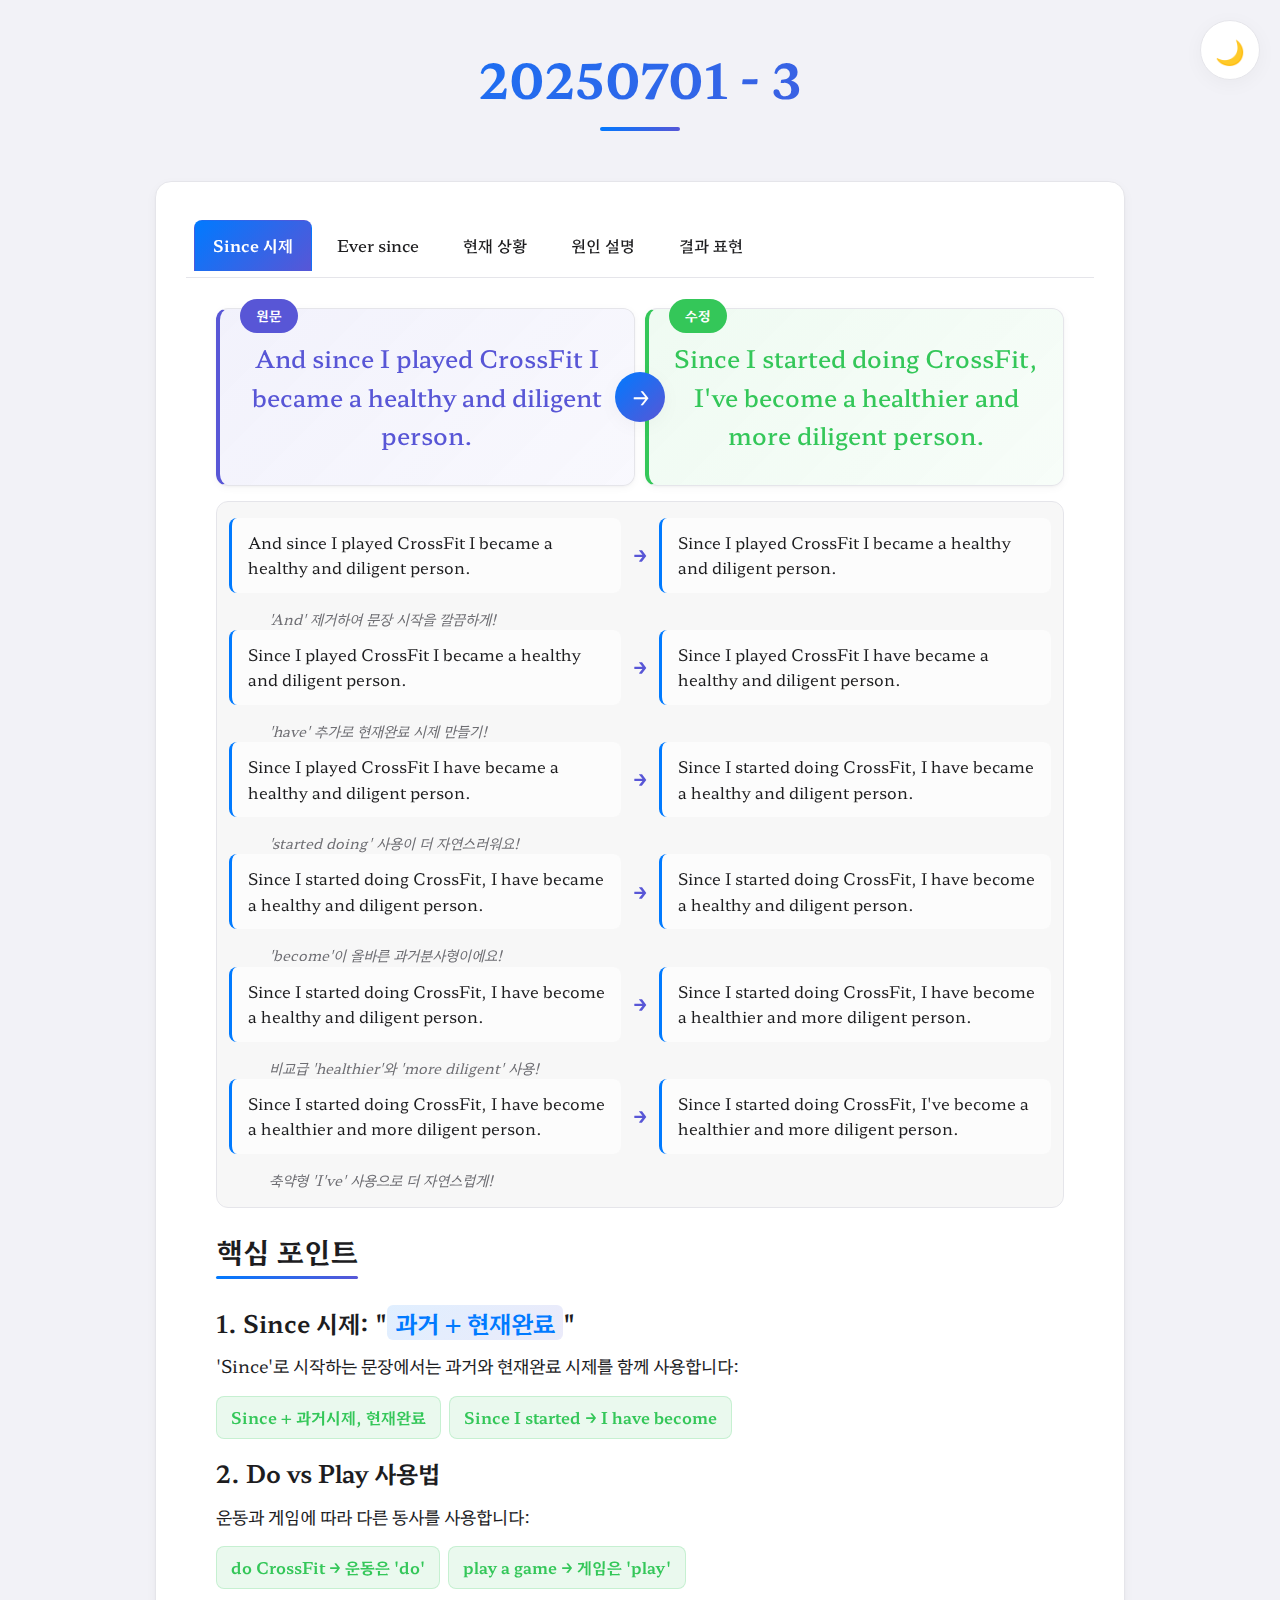
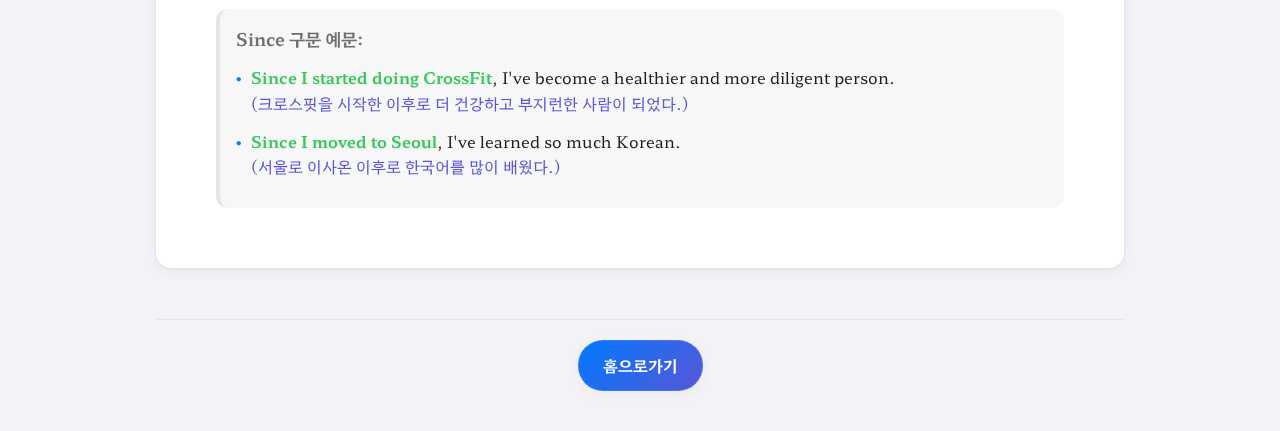
<file: sessions/20250701/index.html>
<!DOCTYPE html>
<html lang="ko">
<head>
    <meta charset="UTF-8">
    <meta name="viewport" content="width=device-width, initial-scale=1.0, user-scalable=yes">
    <title>20250620 - 4</title>
    <link rel="preconnect" href="https://fonts.googleapis.com">
    <link rel="preconnect" href="https://fonts.gstatic.com" crossorigin>
    <link href="https://fonts.googleapis.com/css2?family=Hahmlet:wght@400;500;600;700&display=swap" rel="stylesheet">
    <link rel="stylesheet" href="styles.css">
</head>
<body>
    <!-- Dark/Light Mode Toggle Button -->
    <button class="theme-toggle" id="themeToggle" aria-label="Toggle dark/light mode">
        <span class="sun-icon">☀️</span>
        <span class="moon-icon">🌙</span>
    </button>

    <div class="container">
        <header>
            <h1>20250701 - 3</h1>
            <div class="fancy-underline"></div>
        </header>

        <main>
            <div class="tabs card">
                <input type="radio" id="tab1" name="tabs" class="tab-input" checked>
                <input type="radio" id="tab2" name="tabs" class="tab-input">
                <input type="radio" id="tab3" name="tabs" class="tab-input">
                <input type="radio" id="tab4" name="tabs" class="tab-input">
                <input type="radio" id="tab5" name="tabs" class="tab-input">
                
                <div class="tab-labels">
                    <label for="tab1" class="tab-label">Since 시제</label>
                    <label for="tab2" class="tab-label">Ever since</label>
                    <label for="tab3" class="tab-label">현재 상황</label>
                    <label for="tab4" class="tab-label">원인 설명</label>
                    <label for="tab5" class="tab-label">결과 표현</label>
                </div>
                
                <!-- Tab 1: Since 시제 -->
                <div class="tab-content tab-content-1" id="content1">
                    <div class="language-comparison">
                        <div class="language-card korean">
                            <span class="language-label">원문</span>
                            <div class="sentence">
                                And since I played CrossFit I became a healthy and diligent person.
                            </div>
                        </div>
                            
                        <div class="arrow-container">
                            <div class="arrow">→</div>
                        </div>
                            
                        <div class="language-card english">
                            <span class="language-label">수정</span>
                            <div class="sentence">
                                Since I started doing CrossFit, I've become a healthier and more diligent person.
                            </div>
                        </div>
                    </div>

                    <div class="process-steps">
                        <div class="process-step">
                            <div class="step-text">And since I played CrossFit I became a healthy and diligent person.</div>
                            <span class="step-arrow">→</span>
                            <div class="step-text">Since I played CrossFit I became a healthy and diligent person.</div>
                        </div>
                        <div class="step-note">'And' 제거하여 문장 시작을 깔끔하게!</div>
                        
                        <div class="process-step">
                            <div class="step-text">Since I played CrossFit I became a healthy and diligent person.</div>
                            <span class="step-arrow">→</span>
                            <div class="step-text">Since I played CrossFit I have became a healthy and diligent person.</div>
                        </div>
                        <div class="step-note">'have' 추가로 현재완료 시제 만들기!</div>
                        
                        <div class="process-step">
                            <div class="step-text">Since I played CrossFit I have became a healthy and diligent person.</div>
                            <span class="step-arrow">→</span>
                            <div class="step-text">Since I started doing CrossFit, I have became a healthy and diligent person.</div>
                        </div>
                        <div class="step-note">'started doing' 사용이 더 자연스러워요!</div>
                        
                        <div class="process-step">
                            <div class="step-text">Since I started doing CrossFit, I have became a healthy and diligent person.</div>
                            <span class="step-arrow">→</span>
                            <div class="step-text">Since I started doing CrossFit, I have become a healthy and diligent person.</div>
                        </div>
                        <div class="step-note">'become'이 올바른 과거분사형이에요!</div>
                        
                        <div class="process-step">
                            <div class="step-text">Since I started doing CrossFit, I have become a healthy and diligent person.</div>
                            <span class="step-arrow">→</span>
                            <div class="step-text">Since I started doing CrossFit, I have become a healthier and more diligent person.</div>
                        </div>
                        <div class="step-note">비교급 'healthier'와 'more diligent' 사용!</div>
                        
                        <div class="process-step">
                            <div class="step-text">Since I started doing CrossFit, I have become a healthier and more diligent person.</div>
                            <span class="step-arrow">→</span>
                            <div class="step-text">Since I started doing CrossFit, I've become a healthier and more diligent person.</div>
                        </div>
                        <div class="step-note">축약형 'I've' 사용으로 더 자연스럽게!</div>
                    </div>

                    <div class="explanation-section">
                        <h2 class="section-title">핵심 포인트</h2>
                        <div class="explanation-content">
                            <h3 class="explanation-title">1. Since 시제: "<span class="highlight">과거 + 현재완료</span>"</h3>
                            <p>
                                'Since'로 시작하는 문장에서는 과거와 현재완료 시제를 함께 사용합니다:
                            </p>
                            <div class="phrase-list">
                                <div class="phrase-item">
                                    <span class="key-phrase">Since + 과거시제, 현재완료</span>
                                </div>
                                <div class="phrase-item">
                                    <span class="key-phrase">Since I started → I have become</span>
                                </div>
                            </div>

                            <h3 class="explanation-title">2. Do vs Play 사용법</h3>
                            <p>
                                운동과 게임에 따라 다른 동사를 사용합니다:
                            </p>
                            <div class="phrase-list">
                                <div class="phrase-item">
                                    <span class="key-phrase">do CrossFit → 운동은 'do'</span>
                                </div>
                                <div class="phrase-item">
                                    <span class="key-phrase">play a game → 게임은 'play'</span>
                                </div>
                            </div>

                            <div class="example">
                                <div class="example-label">Since 구문 예문:</div>
                                <div class="example-item">
                                    <span class="key-phrase">Since I started doing CrossFit</span>, I've become a healthier and more diligent person.
                                    <br><span class="alternative">(크로스핏을 시작한 이후로 더 건강하고 부지런한 사람이 되었다.)</span>
                                </div>
                                <div class="example-item">
                                    <span class="key-phrase">Since I moved to Seoul</span>, I've learned so much Korean.
                                    <br><span class="alternative">(서울로 이사온 이후로 한국어를 많이 배웠다.)</span>
                                </div>
                            </div>
                        </div>
                    </div>
                </div>

                <!-- Tab 2: Ever since -->
                <div class="tab-content tab-content-2" id="content2">
                    <div class="language-comparison">
                        <div class="language-card korean">
                            <span class="language-label">한국어</span>
                            <div class="sentence">
                                크로스핏을 한 이후로 더욱 건강하고 부지런한 사람이 됐다.
                            </div>
                        </div>
                        
                        <div class="arrow-container">
                            <div class="arrow">→</div>
                        </div>
                        
                        <div class="language-card english">
                            <span class="language-label">영어</span>
                            <div class="sentence">
                                Ever since I started doing CrossFit, I've become a healthier and more diligent person.
                            </div>
                        </div>
                    </div>

                    <div class="explanation-section">
                        <h2 class="section-title">Ever Since 완전 정복</h2>
                        <div class="explanation-content">
                            <h3 class="explanation-title">1. Ever since 의미와 사용법</h3>
                            <p>
                                'Ever since'는 '~한 이후로 계속'이라는 의미로 강조를 위해 사용됩니다:
                            </p>
                            <div class="phrase-list">
                                <div class="phrase-item">
                                    <span class="key-phrase">Ever since → ~한 이후로 계속</span>
                                </div>
                                <div class="phrase-item">
                                    <span class="key-phrase">Since보다 더 강한 표현</span>
                                </div>
                            </div>

                            <div class="example">
                                <div class="example-label">Ever since 예문:</div>
                                <div class="example-item">
                                    <span class="key-phrase">Ever since I started doing CrossFit</span>, I've become a healthier and more diligent person.
                                    <br><span class="alternative">(크로스핏을 시작한 이후로 더욱 건강하고 부지런한 사람이 되었다.)</span>
                                </div>
                                <div class="example-item">
                                    <span class="key-phrase">Ever since we started working out</span>, we've felt more energetic.
                                    <br><span class="alternative">(운동을 시작한 이후로, 우리는 더 활력이 생겼다.)</span>
                                </div>
                                <div class="example-item">
                                    <span class="key-phrase">Ever since I moved here</span>, I've been happy.
                                    <br><span class="alternative">(여기로 이사온 이후로 계속 행복하다.)</span>
                                </div>
                            </div>
                        </div>
                    </div>
                </div>

                <!-- Tab 3: 현재 상황 -->
                <div class="tab-content tab-content-3" id="content3">
                    <div class="language-comparison">
                        <div class="language-card korean">
                            <span class="language-label">완벽한 문장</span>
                            <div class="sentence">
                                These days, I'm busy.
                            </div>
                        </div>
                        
                        <div class="arrow-container">
                            <div class="arrow">✓</div>
                        </div>
                        
                        <div class="language-card english">
                            <span class="language-label">설명</span>
                            <div class="sentence">
                                문법적으로 완벽한 표현입니다!
                            </div>
                        </div>
                    </div>

                    <div class="explanation-section">
                        <h2 class="section-title">현재 상황 표현하기</h2>
                        <div class="explanation-content">
                            <h3 class="explanation-title">1. These days 활용법</h3>
                            <p>
                                현재의 상황이나 최근의 변화를 표현할 때 사용합니다:
                            </p>
                            <div class="phrase-list">
                                <div class="phrase-item">
                                    <span class="key-phrase">These days → 요즘에는</span>
                                </div>
                                <div class="phrase-item">
                                    <span class="key-phrase">Nowadays → 요즘에는</span>
                                </div>
                                <div class="phrase-item">
                                    <span class="key-phrase">Recently → 최근에</span>
                                </div>
                            </div>

                            <div class="example">
                                <div class="example-label">현재 상황 예문:</div>
                                <div class="example-item">
                                    <span class="key-phrase">These days</span>, I'm busy.
                                    <br><span class="alternative">(요즘에는 바쁘다.)</span>
                                </div>
                                <div class="example-item">
                                    <span class="key-phrase">Nowadays</span>, people use smartphones a lot.
                                    <br><span class="alternative">(요즘 사람들은 스마트폰을 많이 사용한다.)</span>
                                </div>
                                <div class="example-item">
                                    <span class="key-phrase">Recently</span>, I've been learning Korean.
                                    <br><span class="alternative">(최근에 한국어를 배우고 있다.)</span>
                                </div>
                            </div>
                        </div>
                    </div>
                </div>

                <!-- Tab 4: 원인 설명 -->
                <div class="tab-content tab-content-4" id="content4">
                    <div class="language-comparison">
                        <div class="language-card korean">
                            <span class="language-label">원문</span>
                            <div class="sentence">
                                Because most people travel in the summer. So, when they travel they break their phones or drop them in water.
                            </div>
                        </div>
                        
                        <div class="arrow-container">
                            <div class="arrow">→</div>
                        </div>
                        
                        <div class="language-card english">
                            <span class="language-label">수정</span>
                            <div class="sentence">
                                A lot of people travel during the summer, and that's when they tend to break their phones or drop them in water.
                            </div>
                        </div>
                    </div>

                    <div class="process-steps">
                        <div class="process-step">
                            <div class="step-text">Because most people travel in the summer.</div>
                            <span class="step-arrow">→</span>
                            <div class="step-text">Because a lot of people travel in the summer,</div>
                        </div>
                        <div class="step-note">'a lot of' 사용이 더 자연스러워요!</div>
                        
                        <div class="process-step">
                            <div class="step-text">Because a lot of people travel in the summer,</div>
                            <span class="step-arrow">→</span>
                            <div class="step-text">Because a lot of people travel during the summer,</div>
                        </div>
                        <div class="step-note">'during' 사용으로 더 정확한 표현!</div>
                        
                        <div class="process-step">
                            <div class="step-text">when they travel they break their phones</div>
                            <span class="step-arrow">→</span>
                            <div class="step-text">they tend to break their phones</div>
                        </div>
                        <div class="step-note">'tend to' 사용으로 경향성 표현!</div>
                        
                        <div class="process-step">
                            <div class="step-text">Because a lot of people travel during the summer, they tend to break their phones</div>
                            <span class="step-arrow">→</span>
                            <div class="step-text">A lot of people travel during the summer, and that's when they tend to break their phones</div>
                        </div>
                        <div class="step-note">'and that's when' 표현으로 더 자연스럽게!</div>
                    </div>

                    <div class="explanation-section">
                        <h2 class="section-title">원인과 결과 연결하기</h2>
                        <div class="explanation-content">
                            <h3 class="explanation-title">1. And that's when 표현법</h3>
                            <p>
                                상황과 그 결과를 자연스럽게 연결하는 표현입니다:
                            </p>
                            <div class="phrase-list">
                                <div class="phrase-item">
                                    <span class="key-phrase">and that's when → 그때가 바로</span>
                                </div>
                                <div class="phrase-item">
                                    <span class="key-phrase">tend to → ~하는 경향이 있다</span>
                                </div>
                            </div>

                            <h3 class="explanation-title">2. During vs In 차이점</h3>
                            <p>
                                시간 표현에서의 전치사 사용법:
                            </p>
                            <div class="phrase-list">
                                <div class="phrase-item">
                                    <span class="key-phrase">during the summer → 여름 기간 동안</span>
                                </div>
                                <div class="phrase-item">
                                    <span class="key-phrase">in the summer → 여름에</span>
                                </div>
                            </div>

                            <div class="example">
                                <div class="example-label">원인-결과 연결 예문:</div>
                                <div class="example-item">
                                    A lot of people travel during the summer, <span class="key-phrase">and that's when</span> they tend to break their phones.
                                    <br><span class="alternative">(많은 사람들이 여름에 여행을 가는데, 그때가 바로 핸드폰을 망가뜨리는 때이다.)</span>
                                </div>
                                <div class="example-item">
                                    Students study hard for exams, <span class="key-phrase">and that's when</span> they tend to get stressed.
                                    <br><span class="alternative">(학생들은 시험을 위해 열심히 공부하는데, 그때가 바로 스트레스를 받는 때이다.)</span>
                                </div>
                            </div>
                        </div>
                    </div>
                </div>
                    
                <!-- Tab 5: 결과 표현 -->
                <div class="tab-content tab-content-5" id="content5">
                    <div class="language-comparison">
                        <div class="language-card korean">
                            <span class="language-label">원문</span>
                            <div class="sentence">
                                So, summer is my peak season for repairing phones and devices.
                            </div>
                        </div>
                        
                        <div class="arrow-container">
                            <div class="arrow">→</div>
                        </div>
                        
                        <div class="language-card english">
                            <span class="language-label">수정</span>
                            <div class="sentence">
                                So, summer ends up being my busiest season for phone and device repairs.
                            </div>
                        </div>
                    </div>

                    <div class="process-steps">
                        <div class="process-step">
                            <div class="step-text">So, summer is my peak season for repairing phones and devices.</div>
                            <span class="step-arrow">→</span>
                            <div class="step-text">That's why summer is my peak season for repairing phones and devices.</div>
                        </div>
                        <div class="step-note">'That's why' 사용으로 인과관계 명확히!</div>
                        
                        <div class="process-step">
                            <div class="step-text">That's why summer is my peak season for repairing phones and devices.</div>
                            <span class="step-arrow">→</span>
                            <div class="step-text">That's why summer is my busiest season for repairing them.</div>
                        </div>
                        <div class="step-note">'them' 사용으로 반복 피하기!</div>
                        
                        <div class="process-step">
                            <div class="step-text">So, summer is my peak season</div>
                            <span class="step-arrow">→</span>
                            <div class="step-text">So, summer ends up being my busiest season</div>
                        </div>
                        <div class="step-note">'ends up being' 표현으로 자연스러운 결과 표현!</div>
                    </div>

                    <div class="explanation-section">
                        <h2 class="section-title">결과 표현 마스터하기</h2>
                        <div class="explanation-content">
                            <h3 class="explanation-title">1. That's why 활용법</h3>
                            <p>
                                앞서 설명한 원인에 대한 결과를 표현할 때 사용합니다:
                            </p>
                            <div class="phrase-list">
                                <div class="phrase-item">
                                    <span class="key-phrase">That's why → 그래서</span>
                                </div>
                                <div class="phrase-item">
                                    <span class="key-phrase">So → 그래서</span>
                                </div>
                                <div class="phrase-item">
                                    <span class="key-phrase">Therefore → 따라서</span>
                                </div>
                            </div>

                            <h3 class="explanation-title">2. Ends up being 표현법</h3>
                            <p>
                                자연스러운 결과나 상황을 표현할 때 사용합니다:
                            </p>
                            <div class="phrase-list">
                                <div class="phrase-item">
                                    <span class="key-phrase">ends up being → 결국 ~이 되다</span>
                                </div>
                                <div class="phrase-item">
                                    <span class="key-phrase">ends up + -ing → 결국 ~하게 되다</span>
                                </div>
                            </div>

                            <div class="example">
                                <div class="example-label">결과 표현 예문:</div>
                                <div class="example-item">
                                    <span class="key-phrase">That's why</span> summer is my busiest season for repairing them.
                                    <br><span class="alternative">(그래서 여름이 핸드폰 수리로 가장 바쁜 시즌이다.)</span>
                                </div>
                                <div class="example-item">
                                    Summer <span class="key-phrase">ends up being</span> my busiest season for phone and device repairs.
                                    <br><span class="alternative">(여름은 결국 핸드폰과 기기 수리로 가장 바쁜 시즌이 된다.)</span>
                                </div>
                                <div class="example-item">
                                    I studied hard, so I <span class="key-phrase">ended up</span> getting good grades.
                                    <br><span class="alternative">(열심히 공부해서 결국 좋은 성적을 받게 되었다.)</span>
                                </div>
                            </div>
                        </div>
                    </div>
                </div>
            </div>
        </main>
        <footer>
            <a href="/index.html" class="home-button">홈으로가기</a>
        </footer>
    </div>

    <script>
        // Theme toggle functionality
        const themeToggle = document.getElementById('themeToggle');
        const body = document.body;

        // Check for saved theme preference or default to 'light'
        const currentTheme = localStorage.getItem('theme') || 'light';
        body.setAttribute('data-theme', currentTheme);

        themeToggle.addEventListener('click', () => {
            const currentTheme = body.getAttribute('data-theme');
            const newTheme = currentTheme === 'dark' ? 'light' : 'dark';
            
            body.setAttribute('data-theme', newTheme);
            localStorage.setItem('theme', newTheme);
        });
    </script>
</body>
</html>
</file>
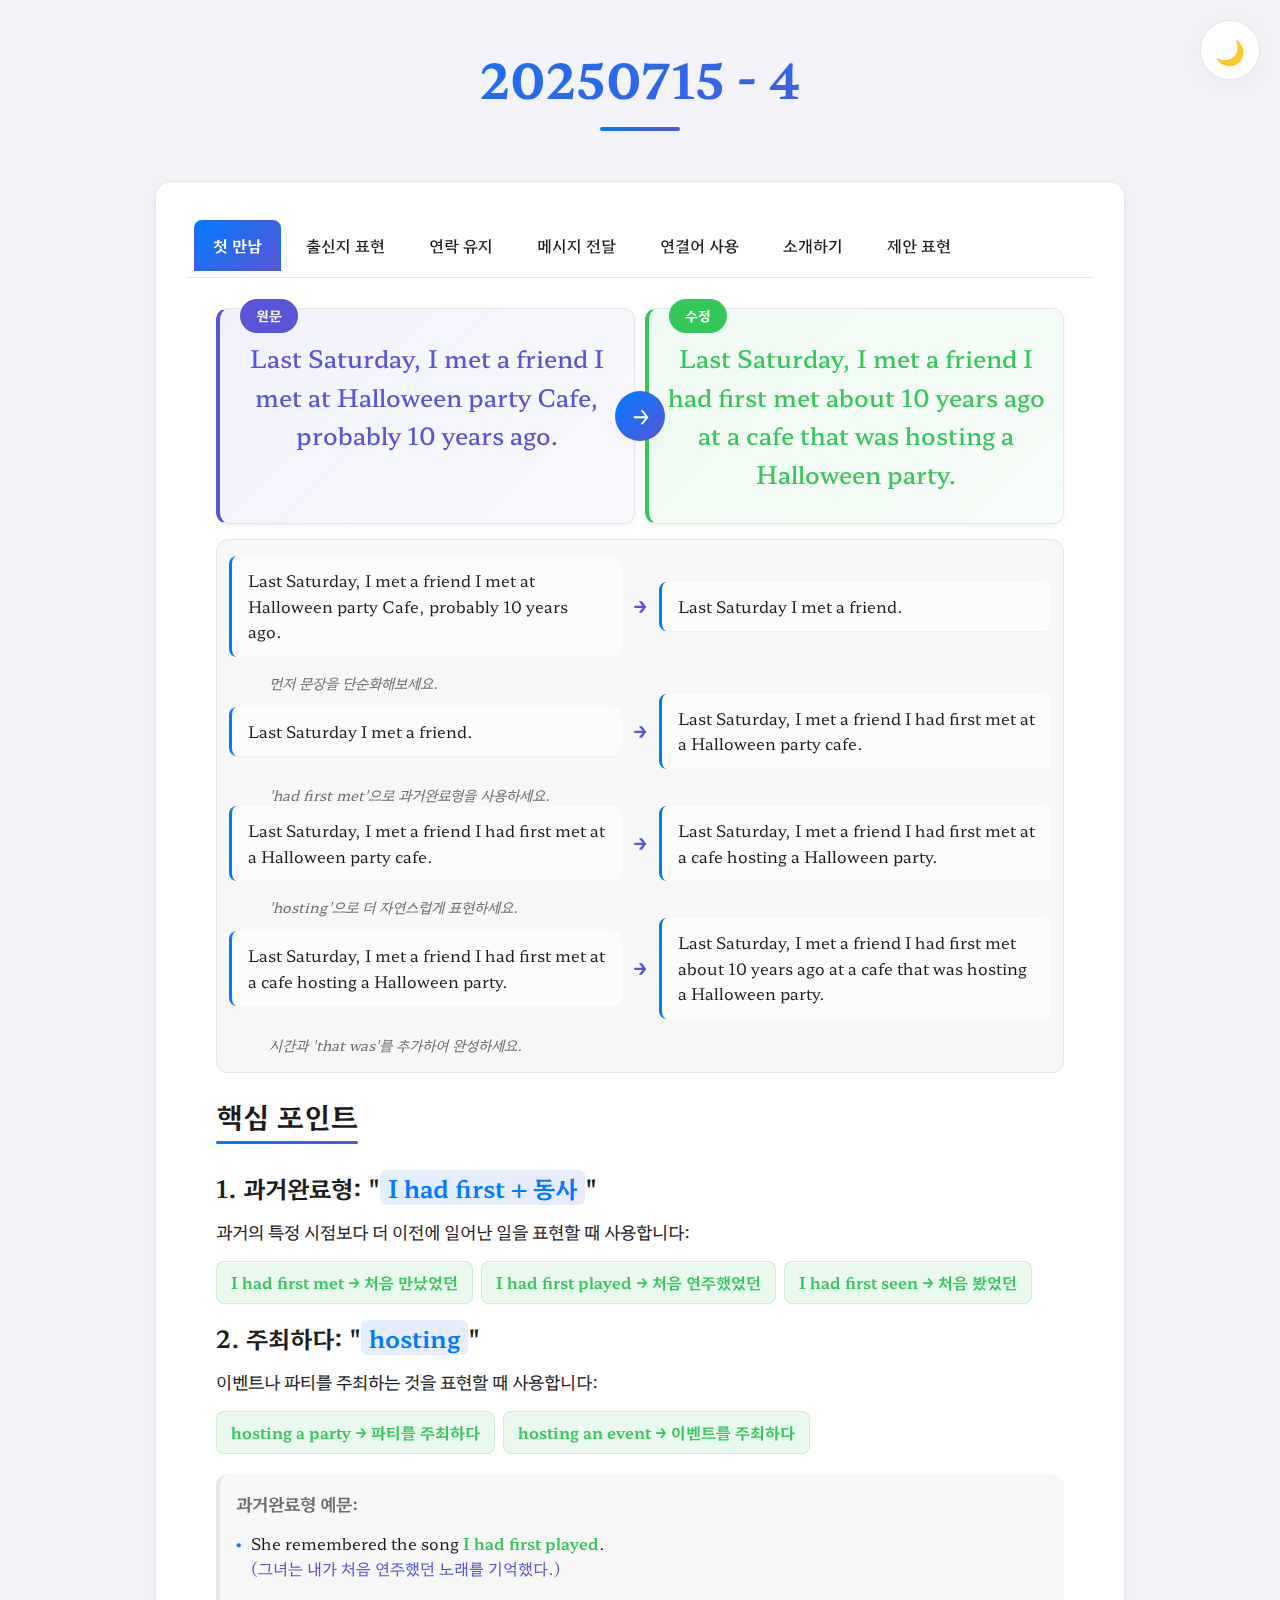
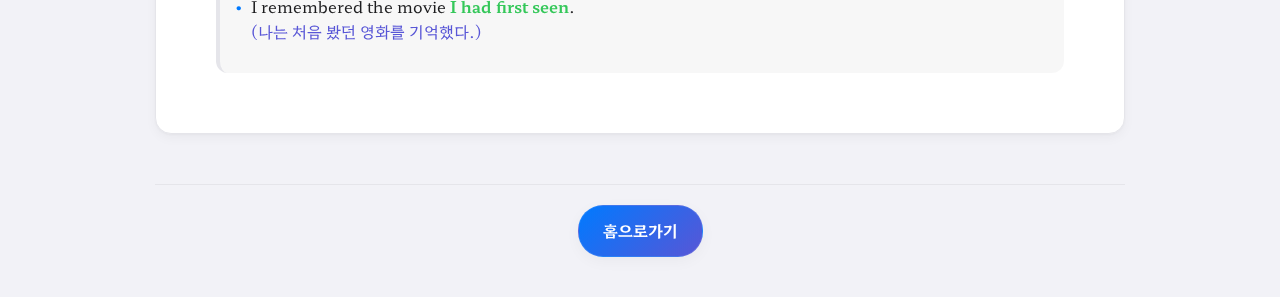
<file: sessions/20250715/index.html>
<!DOCTYPE html>
<html lang="ko">
<head>
    <meta charset="UTF-8">
    <meta name="viewport" content="width=device-width, initial-scale=1.0, user-scalable=yes">
    <title>20250715 - 4</title>
    <link rel="preconnect" href="https://fonts.googleapis.com">
    <link rel="preconnect" href="https://fonts.gstatic.com" crossorigin>
    <link href="https://fonts.googleapis.com/css2?family=Hahmlet:wght@400;500;600;700&display=swap" rel="stylesheet">
    <link rel="stylesheet" href="styles.css">
</head>
<body>
    <!-- Dark/Light Mode Toggle Button -->
    <button class="theme-toggle" id="themeToggle" aria-label="Toggle dark/light mode">
        <span class="sun-icon">☀️</span>
        <span class="moon-icon">🌙</span>
    </button>

    <div class="container">
        <header>
            <h1>20250715 - 4</h1>
            <div class="fancy-underline"></div>
        </header>

        <main>
            <div class="tabs card">
                <input type="radio" id="tab1" name="tabs" class="tab-input" checked>
                <input type="radio" id="tab2" name="tabs" class="tab-input">
                <input type="radio" id="tab3" name="tabs" class="tab-input">
                <input type="radio" id="tab4" name="tabs" class="tab-input">
                <input type="radio" id="tab5" name="tabs" class="tab-input">
                <input type="radio" id="tab6" name="tabs" class="tab-input">
                <input type="radio" id="tab7" name="tabs" class="tab-input">
                
                <div class="tab-labels">
                    <label for="tab1" class="tab-label">첫 만남</label>
                    <label for="tab2" class="tab-label">출신지 표현</label>
                    <label for="tab3" class="tab-label">연락 유지</label>
                    <label for="tab4" class="tab-label">메시지 전달</label>
                    <label for="tab5" class="tab-label">연결어 사용</label>
                    <label for="tab6" class="tab-label">소개하기</label>
                    <label for="tab7" class="tab-label">제안 표현</label>
                </div>
                
                <!-- Tab 1: 첫 만남 -->
                <div class="tab-content tab-content-1" id="content1">
                    <div class="language-comparison">
                        <div class="language-card korean">
                            <span class="language-label">원문</span>
                            <div class="sentence">
                                Last Saturday, I met a friend I met at Halloween party Cafe, probably 10 years ago.
                            </div>
                        </div>
                            
                        <div class="arrow-container">
                            <div class="arrow">→</div>
                        </div>
                            
                        <div class="language-card english">
                            <span class="language-label">수정</span>
                            <div class="sentence">
                                Last Saturday, I met a friend I had first met about 10 years ago at a cafe that was hosting a Halloween party.
                            </div>
                        </div>
                    </div>

                    <div class="process-steps">
                        <div class="process-step">
                            <div class="step-text">Last Saturday, I met a friend I met at Halloween party Cafe, probably 10 years ago.</div>
                            <span class="step-arrow">→</span>
                            <div class="step-text">Last Saturday I met a friend.</div>
                        </div>
                        <div class="step-note">먼저 문장을 단순화해보세요.</div>
                        
                        <div class="process-step">
                            <div class="step-text">Last Saturday I met a friend.</div>
                            <span class="step-arrow">→</span>
                            <div class="step-text">Last Saturday, I met a friend I had first met at a Halloween party cafe.</div>
                        </div>
                        <div class="step-note">'had first met'으로 과거완료형을 사용하세요.</div>
                        
                        <div class="process-step">
                            <div class="step-text">Last Saturday, I met a friend I had first met at a Halloween party cafe.</div>
                            <span class="step-arrow">→</span>
                            <div class="step-text">Last Saturday, I met a friend I had first met at a cafe hosting a Halloween party.</div>
                        </div>
                        <div class="step-note">'hosting'으로 더 자연스럽게 표현하세요.</div>
                        
                        <div class="process-step">
                            <div class="step-text">Last Saturday, I met a friend I had first met at a cafe hosting a Halloween party.</div>
                            <span class="step-arrow">→</span>
                            <div class="step-text">Last Saturday, I met a friend I had first met about 10 years ago at a cafe that was hosting a Halloween party.</div>
                        </div>
                        <div class="step-note">시간과 'that was'를 추가하여 완성하세요.</div>
                    </div>

                    <div class="explanation-section">
                        <h2 class="section-title">핵심 포인트</h2>
                        <div class="explanation-content">
                            <h3 class="explanation-title">1. 과거완료형: "<span class="highlight">I had first + 동사</span>"</h3>
                            <p>
                                과거의 특정 시점보다 더 이전에 일어난 일을 표현할 때 사용합니다:
                            </p>
                            <div class="phrase-list">
                                <div class="phrase-item">
                                    <span class="key-phrase">I had first met → 처음 만났었던</span>
                                </div>
                                <div class="phrase-item">
                                    <span class="key-phrase">I had first played → 처음 연주했었던</span>
                                </div>
                                <div class="phrase-item">
                                    <span class="key-phrase">I had first seen → 처음 봤었던</span>
                                </div>
                            </div>

                            <h3 class="explanation-title">2. 주최하다: "<span class="highlight">hosting</span>"</span></h3>
                            <p>
                                이벤트나 파티를 주최하는 것을 표현할 때 사용합니다:
                            </p>
                            <div class="phrase-list">
                                <div class="phrase-item">
                                    <span class="key-phrase">hosting a party → 파티를 주최하다</span>
                                </div>
                                <div class="phrase-item">
                                    <span class="key-phrase">hosting an event → 이벤트를 주최하다</span>
                                </div>
                            </div>

                            <div class="example">
                                <div class="example-label">과거완료형 예문:</div>
                                <div class="example-item">
                                    She remembered the song <span class="key-phrase">I had first played</span>.
                                    <br><span class="alternative">(그녀는 내가 처음 연주했던 노래를 기억했다.)</span>
                                </div>
                                <div class="example-item">
                                    I remembered the movie <span class="key-phrase">I had first seen</span>.
                                    <br><span class="alternative">(나는 처음 봤던 영화를 기억했다.)</span>
                                </div>
                            </div>
                        </div>
                    </div>
                </div>

                <!-- Tab 2: 출신지 표현 -->
                <div class="tab-content tab-content-2" id="content2">
                    <div class="language-comparison">
                        <div class="language-card korean">
                            <span class="language-label">원문</span>
                            <div class="sentence">
                                She was from Hong Kong.
                            </div>
                        </div>
                            
                        <div class="arrow-container">
                            <div class="arrow">→</div>
                        </div>
                            
                        <div class="language-card english">
                            <span class="language-label">수정</span>
                            <div class="sentence">
                                She was visiting from Hong Kong.
                            </div>
                        </div>
                    </div>

                    <div class="explanation-section">
                        <h2 class="section-title">출신지 vs 방문 표현</h2>
                        <div class="explanation-content">
                            <h3 class="explanation-title">1. "<span class="highlight">was from</span>" vs "<span class="highlight">was visiting from</span>"</h3>
                            <p>
                                상황에 따라 다른 표현을 사용해야 합니다:
                            </p>
                            <div class="phrase-list">
                                <div class="phrase-item">
                                    <span class="key-phrase">was from → 출신이다</span>
                                </div>
                                <div class="phrase-item">
                                    <span class="key-phrase">was visiting from → ~에서 방문 중이다</span>
                                </div>
                            </div>

                            <div class="example">
                                <div class="example-label">출신지 표현 예문:</div>
                                <div class="example-item">
                                    She <span class="key-phrase">was visiting from</span> Hong Kong.
                                    <br><span class="alternative">(그녀는 홍콩에서 방문 중이었다.)</span>
                                </div>
                                <div class="example-item">
                                    He <span class="key-phrase">was from</span> Seoul but living in Busan.
                                    <br><span class="alternative">(그는 서울 출신이지만 부산에 살고 있었다.)</span>
                                </div>
                            </div>
                        </div>
                    </div>
                </div>

                <!-- Tab 3: 연락 유지 -->
                <div class="tab-content tab-content-3" id="content3">
                    <div class="language-comparison">
                        <div class="language-card korean">
                            <span class="language-label">원문</span>
                            <div class="sentence">
                                We kept in touch some times after.
                            </div>
                        </div>
                            
                        <div class="arrow-container">
                            <div class="arrow">→</div>
                        </div>
                            
                        <div class="language-card english">
                            <span class="language-label">수정</span>
                            <div class="sentence">
                                After, we kept in touch from time to time.
                            </div>
                        </div>
                    </div>

                    <div class="explanation-section">
                        <h2 class="section-title">빈도 표현하기</h2>
                        <div class="explanation-content">
                            <h3 class="explanation-title">1. "<span class="highlight">from time to time</span>" 사용법</h3>
                            <p>
                                '간간히', '때때로'를 표현하는 자연스러운 방법입니다:
                            </p>
                            <div class="phrase-list">
                                <div class="phrase-item">
                                    <span class="key-phrase">from time to time → 간간히, 때때로</span>
                                </div>
                                <div class="phrase-item">
                                    <span class="key-phrase">some times → (부정확한 표현)</span>
                                </div>
                            </div>

                            <div class="example">
                                <div class="example-label">빈도 표현 예문:</div>
                                <div class="example-item">
                                    We call each other <span class="key-phrase">from time to time</span>.
                                    <br><span class="alternative">(우리는 간간히 서로에게 전화한다.)</span>
                                </div>
                                <div class="example-item">
                                    I visit my hometown <span class="key-phrase">from time to time</span>.
                                    <br><span class="alternative">(나는 때때로 고향을 방문한다.)</span>
                                </div>
                            </div>
                        </div>
                    </div>
                </div>

                <!-- Tab 4: 메시지 전달 -->
                <div class="tab-content tab-content-4" id="content4">
                    <div class="language-comparison">
                        <div class="language-card korean">
                            <span class="language-label">원문</span>
                            <div class="sentence">
                                Whenever she came to Korea she send to message we have to meet.
                            </div>
                        </div>
                            
                        <div class="arrow-container">
                            <div class="arrow">→</div>
                        </div>
                            
                        <div class="language-card english">
                            <span class="language-label">수정</span>
                            <div class="sentence">
                                Whenever she came to Korea, she sent me a message saying "we should meet."
                            </div>
                        </div>
                    </div>

                    <div class="process-steps">
                        <div class="process-step">
                            <div class="step-text">Whenever she came to Korea she send to message we have to meet.</div>
                            <span class="step-arrow">→</span>
                            <div class="step-text">Whenever she came to Korea,</div>
                        </div>
                        <div class="step-note">콤마를 추가하세요.</div>
                        
                        <div class="process-step">
                            <div class="step-text">Whenever she came to Korea,</div>
                            <span class="step-arrow">→</span>
                            <div class="step-text">Whenever she came to Korea, she sent</div>
                        </div>
                        <div class="step-note">'sent' 과거형을 사용하세요.</div>
                        
                        <div class="process-step">
                            <div class="step-text">Whenever she came to Korea, she sent</div>
                            <span class="step-arrow">→</span>
                            <div class="step-text">Whenever she came to Korea, she sent me</div>
                        </div>
                        <div class="step-note">'me'를 추가하세요.</div>
                        
                        <div class="process-step">
                            <div class="step-text">Whenever she came to Korea, she sent me</div>
                            <span class="step-arrow">→</span>
                            <div class="step-text">Whenever she came to Korea, she sent me a message saying "we should meet."</div>
                        </div>
                        <div class="step-note">'saying "..."' 구조를 사용하세요.</div>
                    </div>

                    <div class="explanation-section">
                        <h2 class="section-title">메시지 내용 전달하기</h2>
                        <div class="explanation-content">
                            <h3 class="explanation-title">1. "<span class="highlight">saying "..."</span>" 사용법</h3>
                            <p>
                                누군가가 한 말의 내용을 전달할 때 사용합니다:
                            </p>
                            <div class="phrase-list">
                                <div class="phrase-item">
                                    <span class="key-phrase">saying "..." → ~라고 말하며</span>
                                </div>
                                <div class="phrase-item">
                                    <span class="key-phrase">message saying → ~라는 메시지</span>
                                </div>
                            </div>

                            <div class="example">
                                <div class="example-label">메시지 전달 예문:</div>
                                <div class="example-item">
                                    She called me <span class="key-phrase">saying "let's have dinner."</span>
                                    <br><span class="alternative">(그녀는 "저녁 먹자"라고 말하며 나에게 전화했다.)</span>
                                </div>
                                <div class="example-item">
                                    He sent a text <span class="key-phrase">saying "I'll be late."</span>
                                    <br><span class="alternative">(그는 "늦을 것 같다"라는 문자를 보냈다.)</span>
                                </div>
                            </div>
                        </div>
                    </div>
                </div>

                <!-- Tab 5: 연결어 사용 -->
                <div class="tab-content tab-content-5" id="content5">
                    <div class="language-comparison">
                        <div class="language-card korean">
                            <span class="language-label">원문</span>
                            <div class="sentence">
                                We ate 삼겹살 I invited her to my house.
                            </div>
                        </div>
                            
                        <div class="arrow-container">
                            <div class="arrow">→</div>
                        </div>
                            
                        <div class="language-card english">
                            <span class="language-label">수정</span>
                            <div class="sentence">
                                We ate 삼겹살, and I invited her to my house.
                            </div>
                        </div>
                    </div>

                    <div class="explanation-section">
                        <h2 class="section-title">문장 연결하기</h2>
                        <div class="explanation-content">
                            <h3 class="explanation-title">1. "<span class="highlight">and</span>" 연결어 사용</h3>
                            <p>
                                두 개의 독립적인 문장을 자연스럽게 연결할 때 사용합니다:
                            </p>
                            <div class="phrase-list">
                                <div class="phrase-item">
                                    <span class="key-phrase">, and → 그리고</span>
                                </div>
                                <div class="phrase-item">
                                    <span class="key-phrase">콤마 + and → 문장 연결</span>
                                </div>
                            </div>

                            <div class="example">
                                <div class="example-label">연결어 사용 예문:</div>
                                <div class="example-item">
                                    We had dinner, <span class="key-phrase">and</span> we talked about our lives.
                                    <br><span class="alternative">(우리는 저녁을 먹고 우리 삶에 대해 이야기했다.)</span>
                                </div>
                                <div class="example-item">
                                    She arrived early, <span class="key-phrase">and</span> we went shopping together.
                                    <br><span class="alternative">(그녀는 일찍 도착했고 우리는 함께 쇼핑했다.)</span>
                                </div>
                            </div>
                        </div>
                    </div>
                </div>

                <!-- Tab 6: 소개하기 -->
                <div class="tab-content tab-content-6" id="content6">
                    <div class="language-comparison">
                        <div class="language-card korean">
                            <span class="language-label">원문</span>
                            <div class="sentence">
                                I introduced her to my wife. And, we talked about travel.
                            </div>
                        </div>
                            
                        <div class="arrow-container">
                            <div class="arrow">→</div>
                        </div>
                            
                        <div class="language-card english">
                            <span class="language-label">수정</span>
                            <div class="sentence">
                                I introduced her to my wife, and we talked about travel.
                            </div>
                        </div>
                    </div>

                    <div class="explanation-section">
                        <h2 class="section-title">소개 표현하기</h2>
                        <div class="explanation-content">
                            <h3 class="explanation-title">1. 소개 표현의 두 가지 방법</h3>
                            <p>
                                누군가를 소개할 때 사용할 수 있는 두 가지 표현:
                            </p>
                            <div class="phrase-list">
                                <div class="phrase-item">
                                    <span class="key-phrase">introduce A to B → A를 B에게 소개하다</span>
                                </div>
                                <div class="phrase-item">
                                    <span class="key-phrase">introduce B to A → B를 A에게 소개하다</span>
                                </div>
                            </div>

                            <div class="example">
                                <div class="example-label">소개 표현 예문:</div>
                                <div class="example-item">
                                    <span class="key-phrase">I introduced her to my wife.</span>
                                    <br><span class="alternative">(나는 그녀를 내 아내에게 소개했다.)</span>
                                </div>
                                <div class="example-item">
                                    <span class="key-phrase">I introduced my wife to her.</span>
                                    <br><span class="alternative">(나는 내 아내를 그녀에게 소개했다.)</span>
                                </div>
                                <div class="example-item">
                                    Both expressions are correct and natural!
                                    <br><span class="alternative">(둘 다 맞고 자연스러운 표현입니다!)</span>
                                </div>
                            </div>
                        </div>
                    </div>
                </div>

                <!-- Tab 7: 제안 표현 -->
                <div class="tab-content tab-content-7" id="content7">
                    <div class="language-comparison">
                        <div class="language-card korean">
                            <span class="language-label">원문</span>
                            <div class="sentence">
                                If when we visit Hong Kong, she offer to be our guide.
                            </div>
                        </div>
                            
                        <div class="arrow-container">
                            <div class="arrow">→</div>
                        </div>
                            
                        <div class="language-card english">
                            <span class="language-label">수정</span>
                            <div class="sentence">
                                She said that if we ever visit Hong Kong, she would be our guide.
                            </div>
                        </div>
                    </div>

                    <div class="process-steps">
                        <div class="process-step">
                            <div class="step-text">If when we visit Hong Kong, she offer to be our guide.</div>
                            <span class="step-arrow">→</span>
                            <div class="step-text">She said that</div>
                        </div>
                        <div class="step-note">'She said that'으로 시작하세요.</div>
                        
                        <div class="process-step">
                            <div class="step-text">She said that</div>
                            <span class="step-arrow">→</span>
                            <div class="step-text">She said that if we ever visit Hong Kong,</div>
                        </div>
                        <div class="step-note">'if we ever...' 구조를 사용하세요.</div>
                        
                        <div class="process-step">
                            <div class="step-text">She said that if we ever visit Hong Kong,</div>
                            <span class="step-arrow">→</span>
                            <div class="step-text">She said that if we ever visit Hong Kong, she would be our guide.</div>
                        </div>
                        <div class="step-note">'would be'로 완성하세요.</div>
                    </div>

                    <div class="explanation-section">
                        <h2 class="section-title">조건부 제안 표현하기</h2>
                        <div class="explanation-content">
                            <h3 class="explanation-title">1. "<span class="highlight">She said that...</span>" 사용법</h3>
                            <p>
                                누군가가 한 말을 전달할 때 사용하는 표현입니다:
                            </p>
                            <div class="phrase-list">
                                <div class="phrase-item">
                                    <span class="key-phrase">She said that... → 그녀가 ...라고 말했다</span>
                                </div>
                            </div>

                            <h3 class="explanation-title">2. "<span class="highlight">If we/you ever...</span>" 패턴</h3>
                            <p>
                                미래의 가능성에 대해 이야기할 때 사용합니다:
                            </p>
                            <div class="phrase-list">
                                <div class="phrase-item">
                                    <span class="key-phrase">If I/we/you ever... → 만약 ~하게 된다면</span>
                                </div>
                                <div class="phrase-item">
                                    <span class="key-phrase">she would be → 그녀가 ~할 것이다</span>
                                </div>
                            </div>

                            <div class="example">
                                <div class="example-label">조건부 제안 예문:</div>
                                <div class="example-item">
                                    <span class="key-phrase">She said that if we ever visit Hong Kong, she would be our guide.</span>
                                    <br><span class="alternative">(그녀는 우리가 홍콩을 방문하게 된다면 가이드가 되어주겠다고 말했다.)</span>
                                </div>
                                <div class="example-item">
                                    He said that <span class="key-phrase">if I ever need help, he would be there.</span>
                                    <br><span class="alternative">(그는 내가 도움이 필요하게 된다면 도와주겠다고 말했다.)</span>
                                </div>
                            </div>
                        </div>
                    </div>
                </div>
            </div>
        </main>
        
        <footer>
            <a href="/index.html" class="home-button">홈으로가기</a>
        </footer>
    </div>
    <script>
        // Theme toggle functionality
        const themeToggle = document.getElementById('themeToggle');
        const body = document.body;

        // Check for saved theme preference or default to 'light'
        const currentTheme = localStorage.getItem('theme') || 'light';
        body.setAttribute('data-theme', currentTheme);

        themeToggle.addEventListener('click', () => {
            const currentTheme = body.getAttribute('data-theme');
            const newTheme = currentTheme === 'dark' ? 'light' : 'dark';
            
            body.setAttribute('data-theme', newTheme);
            localStorage.setItem('theme', newTheme);
        });
    </script>
</body>
</html>
</file>
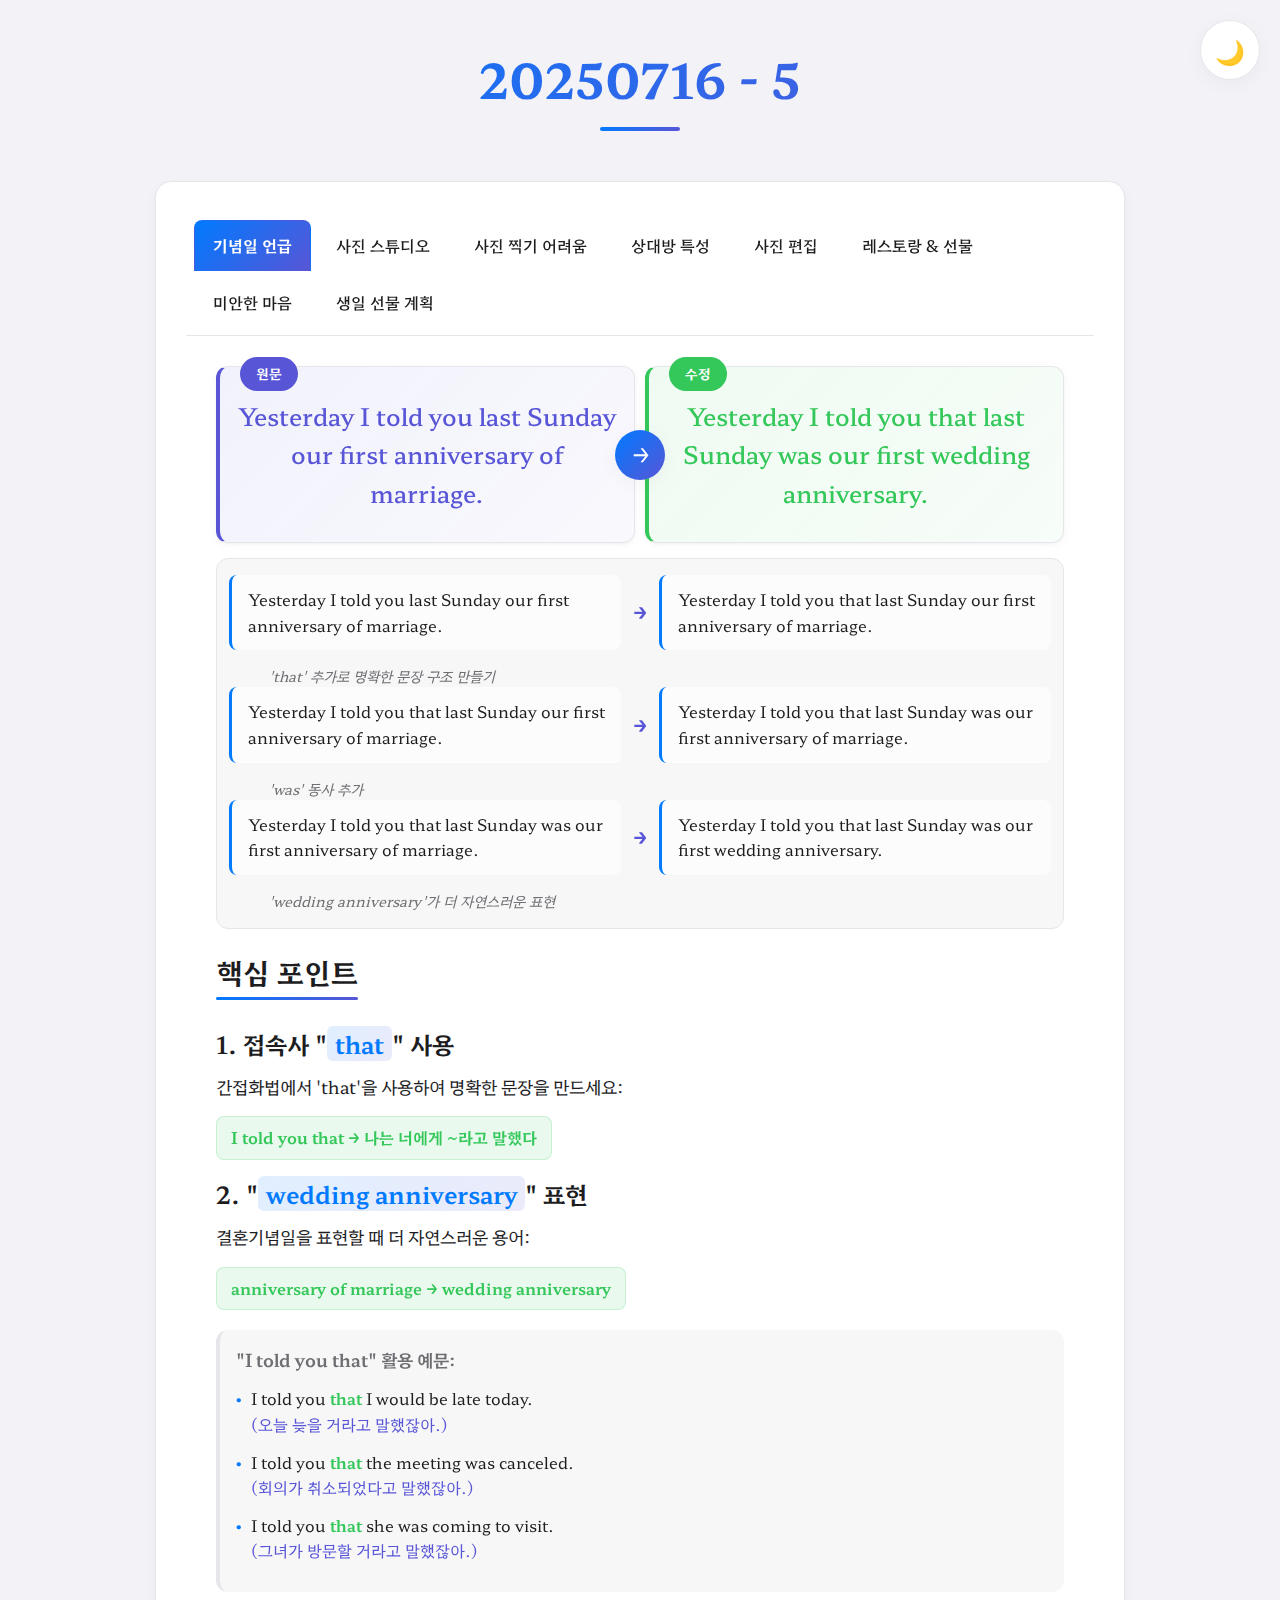
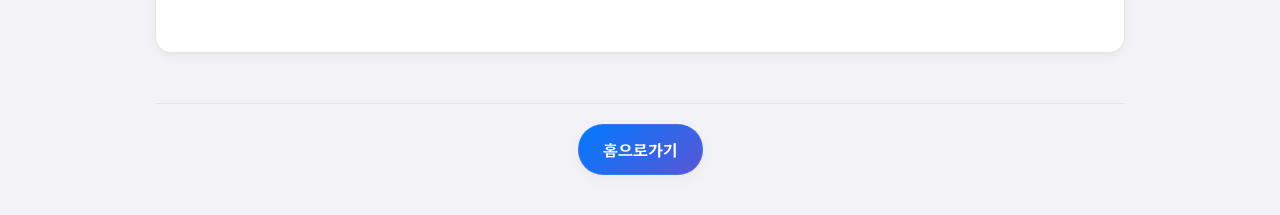
<file: sessions/20250716/index.html>
<!DOCTYPE html>
<html lang="ko">
<head>
    <meta charset="UTF-8">
    <meta name="viewport" content="width=device-width, initial-scale=1.0, user-scalable=yes">
    <title>20250716 - 5</title>
    <link rel="preconnect" href="https://fonts.googleapis.com">
    <link rel="preconnect" href="https://fonts.gstatic.com" crossorigin>
    <link href="https://fonts.googleapis.com/css2?family=Hahmlet:wght@400;500;600;700&display=swap" rel="stylesheet">
    <link rel="stylesheet" href="styles.css">
</head>
<body data-theme="light">
    <!-- Dark/Light Mode Toggle Button -->
    <button class="theme-toggle" id="themeToggle" aria-label="Toggle dark/light mode">
        <span class="sun-icon">☀️</span>
        <span class="moon-icon">🌙</span>
    </button>

    <div class="container">
        <header>
            <h1>20250716 - 5</h1>
            <div class="fancy-underline"></div>
        </header>

        <main>
            <div class="tabs card">
                <input type="radio" id="tab1" name="tabs" class="tab-input" checked>
                <input type="radio" id="tab2" name="tabs" class="tab-input">
                <input type="radio" id="tab3" name="tabs" class="tab-input">
                <input type="radio" id="tab4" name="tabs" class="tab-input">
                <input type="radio" id="tab5" name="tabs" class="tab-input">
                <input type="radio" id="tab6" name="tabs" class="tab-input">
                <input type="radio" id="tab7" name="tabs" class="tab-input">
                <input type="radio" id="tab8" name="tabs" class="tab-input">
                
                <div class="tab-labels">
                    <label for="tab1" class="tab-label">기념일 언급</label>
                    <label for="tab2" class="tab-label">사진 스튜디오</label>
                    <label for="tab3" class="tab-label">사진 찍기 어려움</label>
                    <label for="tab4" class="tab-label">상대방 특성</label>
                    <label for="tab5" class="tab-label">사진 편집</label>
                    <label for="tab6" class="tab-label">레스토랑 & 선물</label>
                    <label for="tab7" class="tab-label">미안한 마음</label>
                    <label for="tab8" class="tab-label">생일 선물 계획</label>
                </div>
                
                <!-- Tab 1: 기념일 언급 -->
                <div class="tab-content tab-content-1" id="content1">
                    <div class="language-comparison">
                        <div class="language-card korean">
                            <span class="language-label">원문</span>
                            <div class="sentence">
                                Yesterday I told you last Sunday our first anniversary of marriage.
                            </div>
                        </div>
                            
                        <div class="arrow-container">
                            <div class="arrow">→</div>
                        </div>
                            
                        <div class="language-card english">
                            <span class="language-label">수정</span>
                            <div class="sentence">
                                Yesterday I told you that last Sunday was our first wedding anniversary.
                            </div>
                        </div>
                    </div>

                    <div class="process-steps">
                        <div class="process-step">
                            <div class="step-text">Yesterday I told you last Sunday our first anniversary of marriage.</div>
                            <span class="step-arrow">→</span>
                            <div class="step-text">Yesterday I told you that last Sunday our first anniversary of marriage.</div>
                        </div>
                        <div class="step-note">'that' 추가로 명확한 문장 구조 만들기</div>
                        
                        <div class="process-step">
                            <div class="step-text">Yesterday I told you that last Sunday our first anniversary of marriage.</div>
                            <span class="step-arrow">→</span>
                            <div class="step-text">Yesterday I told you that last Sunday was our first anniversary of marriage.</div>
                        </div>
                        <div class="step-note">'was' 동사 추가</div>
                        
                        <div class="process-step">
                            <div class="step-text">Yesterday I told you that last Sunday was our first anniversary of marriage.</div>
                            <span class="step-arrow">→</span>
                            <div class="step-text">Yesterday I told you that last Sunday was our first wedding anniversary.</div>
                        </div>
                        <div class="step-note">'wedding anniversary'가 더 자연스러운 표현</div>
                    </div>

                    <div class="explanation-section">
                        <h2 class="section-title">핵심 포인트</h2>
                        <div class="explanation-content">
                            <h3 class="explanation-title">1. 접속사 "<span class="highlight">that</span>" 사용</h3>
                            <p>
                                간접화법에서 'that'을 사용하여 명확한 문장을 만드세요:
                            </p>
                            <div class="phrase-list">
                                <div class="phrase-item">
                                    <span class="key-phrase">I told you that → 나는 너에게 ~라고 말했다</span>
                                </div>
                            </div>

                            <h3 class="explanation-title">2. "<span class="highlight">wedding anniversary</span>" 표현</h3>
                            <p>
                                결혼기념일을 표현할 때 더 자연스러운 용어:
                            </p>
                            <div class="phrase-list">
                                <div class="phrase-item">
                                    <span class="key-phrase">anniversary of marriage → wedding anniversary</span>
                                </div>
                            </div>

                            <div class="example">
                                <div class="example-label">"I told you that" 활용 예문:</div>
                                <div class="example-item">
                                    I told you <span class="key-phrase">that</span> I would be late today.
                                    <br><span class="alternative">(오늘 늦을 거라고 말했잖아.)</span>
                                </div>
                                <div class="example-item">
                                    I told you <span class="key-phrase">that</span> the meeting was canceled.
                                    <br><span class="alternative">(회의가 취소되었다고 말했잖아.)</span>
                                </div>
                                <div class="example-item">
                                    I told you <span class="key-phrase">that</span> she was coming to visit.
                                    <br><span class="alternative">(그녀가 방문할 거라고 말했잖아.)</span>
                                </div>
                            </div>
                        </div>
                    </div>
                </div>

                <!-- Tab 2: 사진 스튜디오 -->
                <div class="tab-content tab-content-2" id="content2">
                    <div class="language-comparison">
                        <div class="language-card korean">
                            <span class="language-label">원문</span>
                            <div class="sentence">
                                So we booked self photo studio. But actually I don't like take a picture.
                            </div>
                        </div>
                            
                        <div class="arrow-container">
                            <div class="arrow">→</div>
                        </div>
                            
                        <div class="language-card english">
                            <span class="language-label">수정</span>
                            <div class="sentence">
                                So, we booked a self-photo studio, but to be honest, I don't really like taking pictures.
                            </div>
                        </div>
                    </div>

                    <div class="process-steps">
                        <div class="process-step">
                            <div class="step-text">So we booked self photo studio.</div>
                            <span class="step-arrow">→</span>
                            <div class="step-text">So, we booked a self-photo studio,</div>
                        </div>
                        <div class="step-note">관사 'a' 추가와 하이픈 연결</div>
                        
                        <div class="process-step">
                            <div class="step-text">But actually I don't like take a picture.</div>
                            <span class="step-arrow">→</span>
                            <div class="step-text">but to be honest, I don't like taking pictures.</div>
                        </div>
                        <div class="step-note">'to be honest' 사용과 동명사 형태</div>
                        
                        <div class="process-step">
                            <div class="step-text">but to be honest, I don't like taking pictures.</div>
                            <span class="step-arrow">→</span>
                            <div class="step-text">but to be honest, I don't really like taking pictures.</div>
                        </div>
                        <div class="step-note">'really' 추가로 강조</div>
                    </div>

                    <div class="explanation-section">
                        <h2 class="section-title">핵심 포인트</h2>
                        <div class="explanation-content">
                            <h3 class="explanation-title">1. "<span class="highlight">to be honest</span>" 표현</h3>
                            <p>
                                솔직한 의견을 표현할 때 사용하는 자연스러운 표현:
                            </p>
                            <div class="phrase-list">
                                <div class="phrase-item">
                                    <span class="key-phrase">to be honest → 솔직히 말하면</span>
                                </div>
                                <div class="phrase-item">
                                    <span class="key-phrase">honestly → 솔직히</span>
                                </div>
                            </div>

                            <h3 class="explanation-title">2. "<span class="highlight">I really don't like</span>" 강조 표현</h3>
                            <p>
                                부정적인 감정을 강조할 때 'really' 사용:
                            </p>
                            <div class="phrase-list">
                                <div class="phrase-item">
                                    <span class="key-phrase">I don't like → I really don't like</span>
                                </div>
                            </div>

                            <div class="example">
                                <div class="example-label">"To be honest" 활용 예문:</div>
                                <div class="example-item">
                                    <span class="key-phrase">To be honest</span>, I'm not ready for this presentation.
                                    <br><span class="alternative">(솔직히 말하면, 이 발표 준비가 안 되었어.)</span>
                                </div>
                                <div class="example-item">
                                    <span class="key-phrase">To be honest</span>, I don't understand this topic.
                                    <br><span class="alternative">(솔직히, 이 주제를 이해하지 못하겠어.)</span>
                                </div>
                            </div>
                        </div>
                    </div>
                </div>

                <!-- Tab 3: 사진 찍기 어려움 -->
                <div class="tab-content tab-content-3" id="content3">
                    <div class="language-comparison">
                        <div class="language-card korean">
                            <span class="language-label">원문</span>
                            <div class="sentence">
                                It is hard to take a picture because I'm not a model so I don't know what pose to do.
                            </div>
                        </div>
                            
                        <div class="arrow-container">
                            <div class="arrow">→</div>
                        </div>
                            
                        <div class="language-card english">
                            <span class="language-label">수정</span>
                            <div class="sentence">
                                It's hard to take pictures because I'm not a model, so I don't know how to pose.
                            </div>
                        </div>
                    </div>

                    <div class="process-steps">
                        <div class="process-step">
                            <div class="step-text">It is hard to take a picture</div>
                            <span class="step-arrow">→</span>
                            <div class="step-text">It's hard to take pictures</div>
                        </div>
                        <div class="step-note">복수형 'pictures' 사용</div>
                        
                        <div class="process-step">
                            <div class="step-text">I don't know what pose to do</div>
                            <span class="step-arrow">→</span>
                            <div class="step-text">I don't know how to pose</div>
                        </div>
                        <div class="step-note">'how to pose'가 더 자연스러운 표현</div>
                    </div>

                    <div class="explanation-section">
                        <h2 class="section-title">핵심 포인트</h2>
                        <div class="explanation-content">
                            <h3 class="explanation-title">1. "<span class="highlight">It is / It's</span>" 문장 시작</h3>
                            <p>
                                상황이나 감정을 표현할 때 유용한 문장 시작 방법:
                            </p>
                            <div class="phrase-list">
                                <div class="phrase-item">
                                    <span class="key-phrase">It's hard to → ~하기 어렵다</span>
                                </div>
                                <div class="phrase-item">
                                    <span class="key-phrase">It's easy to → ~하기 쉽다</span>
                                </div>
                                <div class="phrase-item">
                                    <span class="key-phrase">It's difficult to → ~하기 어렵다</span>
                                </div>
                            </div>

                            <h3 class="explanation-title">2. "<span class="highlight">how to pose</span>" 표현</h3>
                            <p>
                                방법을 모를 때 사용하는 자연스러운 표현:
                            </p>
                            <div class="phrase-list">
                                <div class="phrase-item">
                                    <span class="key-phrase">what pose to do → how to pose</span>
                                </div>
                            </div>

                            <div class="example">
                                <div class="example-label">"It's hard to" 활용 예문:</div>
                                <div class="example-item">
                                    <span class="key-phrase">It's hard to</span> wake up early in the morning.
                                    <br><span class="alternative">(아침 일찍 일어나기가 어려워.)</span>
                                </div>
                                <div class="example-item">
                                    <span class="key-phrase">It's hard to</span> concentrate when it's noisy.
                                    <br><span class="alternative">(시끄러울 때 집중하기가 어려워.)</span>
                                </div>
                            </div>
                        </div>
                    </div>
                </div>

                <!-- Tab 4: 상대방 특성 -->
                <div class="tab-content tab-content-4" id="content4">
                    <div class="language-comparison">
                        <div class="language-card korean">
                            <span class="language-label">원문</span>
                            <div class="sentence">
                                On the other hand, she likes take a picture. So, she lead me.
                            </div>
                        </div>
                            
                        <div class="arrow-container">
                            <div class="arrow">→</div>
                        </div>
                            
                        <div class="language-card english">
                            <span class="language-label">수정</span>
                            <div class="sentence">
                                On the other hand, she likes taking pictures, so she guided me.
                            </div>
                        </div>
                    </div>

                    <div class="process-steps">
                        <div class="process-step">
                            <div class="step-text">she likes take a picture</div>
                            <span class="step-arrow">→</span>
                            <div class="step-text">she likes taking pictures</div>
                        </div>
                        <div class="step-note">'like' 다음에는 동명사 사용</div>
                        
                        <div class="process-step">
                            <div class="step-text">she lead me</div>
                            <span class="step-arrow">→</span>
                            <div class="step-text">she guided me</div>
                        </div>
                        <div class="step-note">'guide'의 과거형과 더 적절한 동사 사용</div>
                    </div>

                    <div class="explanation-section">
                        <h2 class="section-title">핵심 포인트</h2>
                        <div class="explanation-content">
                            <h3 class="explanation-title">1. "<span class="highlight">like + 동명사</span>" 패턴</h3>
                            <p>
                                'like' 다음에는 동명사(-ing)를 사용합니다:
                            </p>
                            <div class="phrase-list">
                                <div class="phrase-item">
                                    <span class="key-phrase">like taking pictures → 사진 찍는 것을 좋아하다</span>
                                </div>
                                <div class="phrase-item">
                                    <span class="key-phrase">like reading books → 책 읽는 것을 좋아하다</span>
                                </div>
                            </div>

                            <h3 class="explanation-title">2. "<span class="highlight">guide</span>" 동사 사용</h3>
                            <p>
                                안내하거나 도움을 주는 상황에 적절한 동사:
                            </p>
                            <div class="phrase-list">
                                <div class="phrase-item">
                                    <span class="key-phrase">guide → 안내하다, 이끌다</span>
                                </div>
                                <div class="phrase-item">
                                    <span class="key-phrase">help → 도와주다</span>
                                </div>
                            </div>

                            <div class="example">
                                <div class="example-label">대조 표현 예문:</div>
                                <div class="example-item">
                                    <span class="key-phrase">On the other hand</span>, she loves cooking.
                                    <br><span class="alternative">(반면에, 그녀는 요리하는 것을 좋아한다.)</span>
                                </div>
                                <div class="example-item">
                                    I don't like sports, but <span class="key-phrase">on the other hand</span>, she's very athletic.
                                    <br><span class="alternative">(나는 운동을 좋아하지 않지만, 반면에 그녀는 매우 운동을 잘한다.)</span>
                                </div>
                            </div>
                        </div>
                    </div>
                </div>

                <!-- Tab 5: 사진 편집 -->
                <div class="tab-content tab-content-5" id="content5">
                    <div class="language-comparison">
                        <div class="language-card korean">
                            <span class="language-label">원문</span>
                            <div class="sentence">
                                After took pictures we had to photoshop.
                            </div>
                        </div>
                            
                        <div class="arrow-container">
                            <div class="arrow">→</div>
                        </div>
                            
                        <div class="language-card english">
                            <span class="language-label">수정</span>
                            <div class="sentence">
                                After we took the photos, we had to edit them using Photoshop.
                            </div>
                        </div>
                    </div>

                    <div class="process-steps">
                        <div class="process-step">
                            <div class="step-text">After took pictures</div>
                            <span class="step-arrow">→</span>
                            <div class="step-text">After we took the photos</div>
                        </div>
                        <div class="step-note">주어와 동사를 명확히 표현</div>
                        
                        <div class="process-step">
                            <div class="step-text">we had to photoshop</div>
                            <span class="step-arrow">→</span>
                            <div class="step-text">we had to edit them using Photoshop</div>
                        </div>
                        <div class="step-note">'edit using Photoshop'이 더 명확한 표현</div>
                    </div>

                    <div class="explanation-section">
                        <h2 class="section-title">핵심 포인트</h2>
                        <div class="explanation-content">
                            <h3 class="explanation-title">1. "<span class="highlight">After + 완전한 문장</span>" 구조</h3>
                            <p>
                                'After' 다음에는 완전한 문장이 와야 합니다:
                            </p>
                            <div class="phrase-list">
                                <div class="phrase-item">
                                    <span class="key-phrase">After we took → 우리가 찍은 후에</span>
                                </div>
                                <div class="phrase-item">
                                    <span class="key-phrase">After I finished → 내가 끝낸 후에</span>
                                </div>
                            </div>

                            <h3 class="explanation-title">2. "<span class="highlight">edit using</span>" 표현</h3>
                            <p>
                                도구나 프로그램을 사용한 편집 표현:
                            </p>
                            <div class="phrase-list">
                                <div class="phrase-item">
                                    <span class="key-phrase">edit using Photoshop → 포토샵으로 편집하다</span>
                                </div>
                                <div class="phrase-item">
                                    <span class="key-phrase">edit with software → 소프트웨어로 편집하다</span>
                                </div>
                            </div>

                            <div class="example">
                                <div class="example-label">"After" 구문 활용 예문:</div>
                                <div class="example-item">
                                    <span class="key-phrase">After we finished</span> dinner, we watched a movie.
                                    <br><span class="alternative">(저녁을 먹은 후에, 우리는 영화를 봤다.)</span>
                                </div>
                                <div class="example-item">
                                    <span class="key-phrase">After I completed</span> my homework, I went to bed.
                                    <br><span class="alternative">(숙제를 끝낸 후에, 나는 잠자리에 들었다.)</span>
                                </div>
                            </div>
                        </div>
                    </div>
                </div>

                <!-- Tab 6: 레스토랑 & 선물 -->
                <div class="tab-content tab-content-6" id="content6">
                    <div class="language-comparison">
                        <div class="language-card korean">
                            <span class="language-label">원문</span>
                            <div class="sentence">
                                And we went to restaurant then suddenly she gave me a present clothes and cake.
                            </div>
                        </div>
                            
                        <div class="arrow-container">
                            <div class="arrow">→</div>
                        </div>
                            
                        <div class="language-card english">
                            <span class="language-label">수정</span>
                            <div class="sentence">
                                Then we went to a restaurant, and suddenly she gave me a present - t-shirts and a cake.
                            </div>
                        </div>
                    </div>

                    <div class="process-steps">
                        <div class="process-step">
                            <div class="step-text">And we went to restaurant then</div>
                            <span class="step-arrow">→</span>
                            <div class="step-text">Then we went to a restaurant,</div>
                        </div>
                        <div class="step-note">'Then'으로 시작하고 관사 'a' 추가</div>
                        
                        <div class="process-step">
                            <div class="step-text">she gave me a present clothes and cake</div>
                            <span class="step-arrow">→</span>
                            <div class="step-text">she gave me a present - t-shirts and a cake</div>
                        </div>
                        <div class="step-note">구체적인 선물 내용으로 명확히 표현</div>
                    </div>

                    <div class="explanation-section">
                        <h2 class="section-title">핵심 포인트</h2>
                        <div class="explanation-content">
                            <h3 class="explanation-title">1. "<span class="highlight">Then</span>" 문장 시작</h3>
                            <p>
                                시간 순서를 나타낼 때 'Then'으로 문장을 시작:
                            </p>
                            <div class="phrase-list">
                                <div class="phrase-item">
                                    <span class="key-phrase">Then we went to → 그다음 우리는 ~에 갔다</span>
                                </div>
                                <div class="phrase-item">
                                    <span class="key-phrase">Then I realized → 그때 나는 깨달았다</span>
                                </div>
                            </div>

                            <h3 class="explanation-title">2. 구체적인 선물 표현</h3>
                            <p>
                                선물의 내용을 구체적으로 명시하는 것이 좋습니다:
                            </p>
                            <div class="phrase-list">
                                <div class="phrase-item">
                                    <span class="key-phrase">a present - t-shirts and a cake</span>
                                </div>
                                <div class="phrase-item">
                                    <span class="key-phrase">gifts including → ~를 포함한 선물들</span>
                                </div>
                            </div>

                            <div class="example">
                                <div class="example-label">선물 관련 예문:</div>
                                <div class="example-item">
                                    She gave me <span class="key-phrase">a surprise gift</span> for my birthday.
                                    <br><span class="alternative">(그녀는 내 생일에 깜짝 선물을 줬다.)</span>
                                </div>
                                <div class="example-item">
                                    He brought me <span class="key-phrase">flowers and chocolates</span>.
                                    <br><span class="alternative">(그는 꽃과 초콜릿을 가져다줬다.)</span>
                                </div>
                            </div>
                        </div>
                    </div>
                </div>

                <!-- Tab 7: 미안한 마음 -->
                <div class="tab-content tab-content-7" id="content7">
                    <div class="language-comparison">
                        <div class="language-card korean">
                            <span class="language-label">원문</span>
                            <div class="sentence">
                                But, I was sorry that I couldn't prepare some present.
                            </div>
                        </div>
                            
                        <div class="arrow-container">
                            <div class="arrow">→</div>
                        </div>
                            
                        <div class="language-card english">
                            <span class="language-label">수정</span>
                            <div class="sentence">
                                I felt sorry because I hadn't prepared anything for her.
                            </div>
                        </div>
                    </div>

                    <div class="process-steps">
                        <div class="process-step">
                            <div class="step-text">I was sorry that</div>
                            <span class="step-arrow">→</span>
                            <div class="step-text">I felt sorry because</div>
                        </div>
                        <div class="step-note">'I felt sorry because'가 더 자연스러운 표현</div>
                        
                        <div class="process-step">
                            <div class="step-text">I couldn't prepare</div>
                            <span class="step-arrow">→</span>
                            <div class="step-text">I hadn't prepared</div>
                        </div>
                        <div class="step-note">과거완료형으로 시제 일치</div>
                        
                        <div class="process-step">
                            <div class="step-text">some present</div>
                            <span class="step-arrow">→</span>
                            <div class="step-text">anything for her</div>
                        </div>
                        <div class="step-note">'anything for her'로 더 자연스럽게</div>
                    </div>

                    <div class="explanation-section">
                        <h2 class="section-title">핵심 포인트</h2>
                        <div class="explanation-content">
                            <h3 class="explanation-title">1. "<span class="highlight">I felt sorry</span>" 표현</h3>
                            <p>
                                미안한 감정을 표현하는 자연스러운 방법:
                            </p>
                            <div class="phrase-list">
                               <div class="phrase-item">
                                   <span class="key-phrase">I felt sorry → 미안했다</span>
                               </div>
                               <div class="phrase-item">
                                   <span class="key-phrase">I felt bad → 기분이 나빴다</span>
                               </div>
                               <div class="phrase-item">
                                   <span class="key-phrase">I felt guilty → 죄책감을 느꼈다</span>
                               </div>
                           </div>

                           <h3 class="explanation-title">2. 과거완료 시제 사용</h3>
                           <p>
                               과거의 어떤 시점보다 더 이전에 일어난 일을 표현:
                           </p>
                           <div class="phrase-list">
                               <div class="phrase-item">
                                   <span class="key-phrase">I hadn't prepared → 나는 준비하지 않았었다</span>
                               </div>
                               <div class="phrase-item">
                                   <span class="key-phrase">I hadn't thought → 나는 생각하지 않았었다</span>
                               </div>
                           </div>

                           <div class="example">
                               <div class="example-label">감정 표현 예문:</div>
                               <div class="example-item">
                                   <span class="key-phrase">I felt sorry</span> because I forgot her birthday.
                                   <br><span class="alternative">(그녀의 생일을 잊어서 미안했다.)</span>
                               </div>
                               <div class="example-item">
                                   <span class="key-phrase">I felt bad</span> about being late to the meeting.
                                   <br><span class="alternative">(회의에 늦어서 기분이 나빴다.)</span>
                               </div>
                           </div>
                       </div>
                   </div>
               </div>

               <!-- Tab 8: 생일 선물 계획 -->
               <div class="tab-content tab-content-8" id="content8">
                   <div class="language-comparison">
                       <div class="language-card korean">
                           <span class="language-label">원문</span>
                           <div class="sentence">
                               So, her birthday is coming soon so I think I should give her a gift.
                           </div>
                       </div>
                           
                       <div class="arrow-container">
                           <div class="arrow">→</div>
                       </div>
                           
                       <div class="language-card english">
                           <span class="language-label">수정</span>
                           <div class="sentence">
                               Since her birthday is coming up soon, I think I should get her a gift.
                           </div>
                       </div>
                   </div>

                   <div class="process-steps">
                       <div class="process-step">
                           <div class="step-text">So, her birthday is coming soon so</div>
                           <span class="step-arrow">→</span>
                           <div class="step-text">Since her birthday is coming up soon,</div>
                       </div>
                       <div class="step-note">'Since'로 문장 시작하고 'coming up' 사용</div>
                       
                       <div class="process-step">
                           <div class="step-text">I should give her a gift</div>
                           <span class="step-arrow">→</span>
                           <div class="step-text">I should get her a gift</div>
                       </div>
                       <div class="step-note">'get'이 더 자연스러운 표현</div>
                   </div>

                   <div class="explanation-section">
                       <h2 class="section-title">핵심 포인트</h2>
                       <div class="explanation-content">
                           <h3 class="explanation-title">1. "<span class="highlight">Since</span>" 문장 시작</h3>
                           <p>
                               이유를 나타낼 때 'Since'로 문장을 시작:
                           </p>
                           <div class="phrase-list">
                               <div class="phrase-item">
                                   <span class="key-phrase">Since → ~이므로, ~때문에</span>
                               </div>
                               <div class="phrase-item">
                                   <span class="key-phrase">coming up → 다가오고 있는</span>
                               </div>
                           </div>

                           <h3 class="explanation-title">2. 선물 표현 방법들</h3>
                           <p>
                               선물을 주는 것을 표현하는 다양한 방법:
                           </p>
                           <div class="phrase-list">
                               <div class="phrase-item">
                                   <span class="key-phrase">get her a gift → 그녀에게 선물을 사주다</span>
                               </div>
                               <div class="phrase-item">
                                   <span class="key-phrase">prepare a gift for her → 그녀를 위해 선물을 준비하다</span>
                               </div>
                               <div class="phrase-item">
                                   <span class="key-phrase">buy her something → 그녀에게 뭔가를 사주다</span>
                               </div>
                           </div>

                           <div class="example">
                               <div class="example-label">선물 관련 표현 예문:</div>
                               <div class="example-item">
                                   I want to <span class="key-phrase">get her a</span> nice necklace.
                                   <br><span class="alternative">(그녀에게 예쁜 목걸이를 사주고 싶다.)</span>
                               </div>
                               <div class="example-item">
                                   I need to <span class="key-phrase">prepare a gift for</span> my mother.
                                   <br><span class="alternative">(어머니를 위해 선물을 준비해야 한다.)</span>
                               </div>
                               <div class="example-item">
                                   <span class="key-phrase">Since</span> it's her special day, I should do something nice.
                                   <br><span class="alternative">(그녀의 특별한 날이므로, 뭔가 좋은 일을 해드려야 한다.)</span>
                               </div>
                           </div>

                           <h3 class="explanation-title">3. 추가 표현법 정리</h3>
                           <div class="phrase-list">
                               <div class="phrase-item">
                                   <span class="korean-phrase">Get her a ___</span> <span class="arrow-small">→</span> <span class="key-phrase">그녀에게 ___을 사주다</span>
                               </div>
                               <div class="phrase-item">
                                   <span class="korean-phrase">Prepare ___ for ___</span> <span class="arrow-small">→</span> <span class="key-phrase">___을 위해 ___을 준비하다</span>
                               </div>
                           </div>
                       </div>
                   </div>
               </div>
           </div>
       </main>
       
       <footer>
           <a href="/index.html" class="home-button">홈으로가기</a>
       </footer>
   </div>
   <script>
        // Theme toggle functionality
        const themeToggle = document.getElementById('themeToggle');
        const body = document.body;

        // Check for saved theme preference or default to 'light'
        const currentTheme = localStorage.getItem('theme') || 'light';
        body.setAttribute('data-theme', currentTheme);

        themeToggle.addEventListener('click', () => {
            const currentTheme = body.getAttribute('data-theme');
            const newTheme = currentTheme === 'dark' ? 'light' : 'dark';
            
            body.setAttribute('data-theme', newTheme);
            localStorage.setItem('theme', newTheme);
        });
    </script>
</body>
</html>
</file>
<file: styles.css>
* {
    margin: 0;
    padding: 0;
    box-sizing: border-box;
}

body {
    font-family: -apple-system, BlinkMacSystemFont, 'Segoe UI', Roboto, Oxygen, Ubuntu, sans-serif;
    background: linear-gradient(135deg, #f5f7fa 0%, #c3cfe2 100%);
    min-height: 100vh;
    display: flex;
    align-items: center;
    justify-content: center;
    padding: 10px;
}

.container {
    background: rgba(255, 255, 255, 0.95);
    backdrop-filter: blur(20px);
    border-radius: 20px;
    padding: 40px;
    box-shadow: 0 20px 60px rgba(0, 0, 0, 0.1);
    border: 1px solid rgba(255, 255, 255, 0.2);
    max-width: 900px;
    width: 100%;
    margin: 10px;
}

.calendar-header {
    display: flex;
    justify-content: space-between;
    align-items: center;
    margin-bottom: 30px;
    flex-wrap: wrap;
    gap: 20px;
}

.calendar-header h1 {
    font-size: clamp(1.8rem, 4vw, 2.5rem);
    font-weight: 300;
    color: #333;
    letter-spacing: -1px;
}

.controls {
    display: flex;
    gap: 15px;
    flex-wrap: wrap;
}

.select-control {
    padding: 12px 20px;
    border: none;
    border-radius: 12px;
    background: rgba(255, 255, 255, 0.8);
    color: #333;
    font-size: clamp(14px, 2vw, 16px);
    font-weight: 500;
    cursor: pointer;
    transition: all 0.3s ease;
    box-shadow: 0 4px 15px rgba(0, 0, 0, 0.08);
    min-width: 120px;
}

.select-control:hover {
    background: rgba(255, 255, 255, 1);
    transform: translateY(-2px);
    box-shadow: 0 6px 20px rgba(0, 0, 0, 0.12);
}

.select-control:focus {
    outline: none;
    box-shadow: 0 0 0 3px rgba(0, 122, 255, 0.3);
}

.calendar-grid {
    display: grid;
    grid-template-columns: repeat(7, 1fr);
    gap: 1px;
    background: #e0e0e0;
    border-radius: 12px;
    overflow: hidden;
    width: 100%;
}

.weekday-header {
    background: #f8f9fa;
    padding: 15px 8px;
    text-align: center;
    font-weight: 600;
    color: #666;
    font-size: clamp(11px, 1.5vw, 14px);
    text-transform: uppercase;
    letter-spacing: 0.5px;
}

.calendar-days {
    display: contents;
}

.day {
    background: white;
    padding: 15px 8px;
    text-align: center;
    cursor: pointer;
    transition: all 0.3s ease;
    font-weight: 500;
    color: #333;
    position: relative;
    min-height: 60px;
    display: flex;
    align-items: center;
    justify-content: center;
    font-size: clamp(12px, 2vw, 16px);
}

.day:hover {
    background: #f0f8ff;
    transform: scale(1.05);
}

.day.other-month {
    color: #ccc;
    background: #fafafa;
}

.day.other-month:hover {
    background: #f5f5f5;
}

.day.today {
    background: linear-gradient(135deg, #007AFF, #5AC8FA);
    color: white;
    font-weight: 600;
    box-shadow: 0 4px 15px rgba(0, 122, 255, 0.3);
}

.day.today:hover {
    transform: scale(1.05);
    box-shadow: 0 6px 20px rgba(0, 122, 255, 0.4);
}

.day.special-date {
    background: linear-gradient(135deg, #FF6B6B, #FF8E8E);
    color: white;
    font-weight: 600;
    box-shadow: 0 4px 15px rgba(255, 107, 107, 0.3);
}

.day.special-date:hover {
    transform: scale(1.05);
    box-shadow: 0 6px 20px rgba(255, 107, 107, 0.4);
}

/* Tablet Styles */
@media (max-width: 1024px) {
    .container {
        padding: 30px;
        margin: 15px;
    }
    
    .calendar-header {
        gap: 15px;
    }
    
    .controls {
        gap: 12px;
    }
    
    .select-control {
        padding: 10px 16px;
        min-width: 110px;
    }
    
    .day {
        min-height: 55px;
        padding: 12px 6px;
    }
    
    .weekday-header {
        padding: 12px 6px;
    }
}

/* Large Mobile Styles */
@media (max-width: 768px) {
    body {
        padding: 5px;
        align-items: flex-start;
        padding-top: 20px;
    }
    
    .container {
        padding: 20px;
        margin: 10px;
        border-radius: 16px;
    }
    
    .calendar-header {
        flex-direction: column;
        text-align: center;
        gap: 20px;
        margin-bottom: 25px;
    }
    
    .controls {
        justify-content: center;
        width: 100%;
        gap: 10px;
    }
    
    .select-control {
        padding: 12px 16px;
        min-width: 100px;
        flex: 1;
        max-width: 140px;
    }
    
    .day {
        padding: 10px 4px;
        min-height: 50px;
    }
    
    .weekday-header {
        padding: 10px 4px;
    }
    
    .calendar-grid {
        border-radius: 10px;
    }
}

/* Small Mobile Styles */
@media (max-width: 480px) {
    .container {
        padding: 15px;
        margin: 5px;
        border-radius: 12px;
    }
    
    .calendar-header {
        margin-bottom: 20px;
        gap: 15px;
    }
    
    .controls {
        flex-direction: column;
        width: 100%;
        gap: 10px;
    }
    
    .select-control {
        width: 100%;
        max-width: none;
        padding: 14px 20px;
        font-size: 16px; /* Prevents zoom on iOS */
    }
    
    .day {
        padding: 8px 2px;
        min-height: 45px;
    }
    
    .weekday-header {
        padding: 8px 2px;
    }
    
    .calendar-grid {
        gap: 0.5px;
    }
}

/* Extra Small Mobile Styles */
@media (max-width: 360px) {
    .container {
        padding: 12px;
        margin: 3px;
    }
    
    .day {
        min-height: 40px;
        padding: 6px 1px;
    }
    
    .weekday-header {
        padding: 6px 1px;
    }
    
    .select-control {
        padding: 12px 16px;
    }
}

/* Landscape Mobile Styles */
@media (max-width: 768px) and (orientation: landscape) {
    body {
        align-items: center;
        padding: 10px;
    }
    
    .container {
        padding: 20px;
    }
    
    .calendar-header {
        flex-direction: row;
        justify-content: space-between;
        margin-bottom: 20px;
    }
    
    .controls {
        flex-direction: row;
        width: auto;
    }
    
    .day {
        min-height: 40px;
    }
    
    .weekday-header {
        padding: 8px 4px;
    }
}

/* High DPI Displays */
@media (-webkit-min-device-pixel-ratio: 2), (min-resolution: 192dpi) {
    .day, .weekday-header {
        -webkit-font-smoothing: antialiased;
        -moz-osx-font-smoothing: grayscale;
    }
}

/* Focus styles for accessibility */
@media (prefers-reduced-motion: no-preference) {
    .day:focus {
        outline: 3px solid rgba(0, 122, 255, 0.5);
        outline-offset: 2px;
    }
}

/* Reduced motion for users who prefer it */
@media (prefers-reduced-motion: reduce) {
    .day, .select-control {
        transition: none;
    }
    
    .day:hover {
        transform: none;
    }
}
</file>
<file: sessions/20250617/styles.css>
/* CSS Variables for Light Theme - Apple-inspired elegant colors */
:root {
    --primary-color: #007AFF;
    --secondary-color: #5856D6;
    --accent-color: #34C759;
    --background-color: #F2F2F7;
    --card-background: #FFFFFF;
    --text-color: #1D1D1F;
    --text-secondary: #6E6E73;
    --korean-color: #5856D6;
    --english-color: #34C759;
    --border-color: #E5E5EA;
    --shadow-color: rgba(0, 0, 0, 0.04);
    --shadow-hover: rgba(0, 0, 0, 0.08);
    --example-bg: rgba(0, 0, 0, 0.03);
    --process-bg: rgba(0, 0, 0, 0.03);
    --step-bg: rgba(255, 255, 255, 0.8);
    --phrase-bg: rgba(52, 199, 89, 0.1);
    --phrase-border: rgba(52, 199, 89, 0.2);
    --phrase-hover-bg: rgba(52, 199, 89, 0.15);
    --tab-hover-bg: rgba(0, 0, 0, 0.04);
    --overlay-bg: rgba(0, 0, 0, 0.1);
}

/* Dark Theme Variables - Apple-inspired elegant dark colors */
[data-theme="dark"] {
    --primary-color: #0A84FF;
    --secondary-color: #5E5CE6;
    --accent-color: #32D74B;
    --background-color: #000000;
    --card-background: #1C1C1E;
    --text-color: #FFFFFF;
    --text-secondary: #8E8E93;
    --korean-color: #5E5CE6;
    --english-color: #32D74B;
    --border-color: #38383A;
    --shadow-color: rgba(0, 0, 0, 0.3);
    --shadow-hover: rgba(0, 0, 0, 0.5);
    --example-bg: rgba(255, 255, 255, 0.05);
    --process-bg: rgba(255, 255, 255, 0.05);
    --step-bg: rgba(255, 255, 255, 0.08);
    --phrase-bg: rgba(50, 215, 75, 0.15);
    --phrase-border: rgba(50, 215, 75, 0.3);
    --phrase-hover-bg: rgba(50, 215, 75, 0.25);
    --tab-hover-bg: rgba(255, 255, 255, 0.08);
    --overlay-bg: rgba(255, 255, 255, 0.1);
}

html {
    font-size: 16px;
}

@media (max-width: 480px) {
    html {
        font-size: 14px;
    }
}

* {
    margin: 0;
    padding: 0;
    box-sizing: border-box;
    font-family: 'Hahmlet', serif;
}

body {
    background-color: var(--background-color);
    color: var(--text-color);
    line-height: 1.6;
    padding: 20px;
    transition: background-color 0.3s ease, color 0.3s ease;
}

/* Theme Toggle Button - Apple-inspired design */
.theme-toggle {
    position: fixed;
    top: 20px;
    right: 20px;
    width: 60px;
    height: 60px;
    border-radius: 50%;
    border: none;
    background: var(--card-background);
    color: var(--text-color);
    font-size: 1.5rem;
    cursor: pointer;
    box-shadow: 0 4px 20px var(--shadow-color);
    backdrop-filter: blur(20px);
    -webkit-backdrop-filter: blur(20px);
    transition: all 0.3s ease;
    z-index: 1000;
    display: flex;
    align-items: center;
    justify-content: center;
    overflow: hidden;
    border: 1px solid var(--border-color);
}

.theme-toggle:hover {
    transform: scale(1.05);
    box-shadow: 0 8px 30px var(--shadow-hover);
    background: var(--overlay-bg);
}

.theme-toggle .sun-icon,
.theme-toggle .moon-icon {
    position: absolute;
    transition: all 0.4s cubic-bezier(0.25, 0.46, 0.45, 0.94);
}

/* Light theme - show moon, hide sun */
[data-theme="light"] .theme-toggle .sun-icon {
    opacity: 0;
    transform: rotate(180deg) scale(0);
}

[data-theme="light"] .theme-toggle .moon-icon {
    opacity: 1;
    transform: rotate(0deg) scale(1);
}

/* Dark theme - show sun, hide moon */
[data-theme="dark"] .theme-toggle .sun-icon {
    opacity: 1;
    transform: rotate(0deg) scale(1);
}

[data-theme="dark"] .theme-toggle .moon-icon {
    opacity: 0;
    transform: rotate(-180deg) scale(0);
}

@media (max-width: 768px) {
    .theme-toggle {
        width: 50px;
        height: 50px;
        font-size: 1.2rem;
        top: 15px;
        right: 15px;
    }
}

.container {
    max-width: 1000px;
    margin: 0 auto;
    padding: 20px 15px;
}

@media (max-width: 768px) {
    .container {
        padding: 15px 10px;
    }
}

@media (max-width: 480px) {
    .container {
        padding: 10px 8px;
    }
}

header {
    text-align: center;
    margin-bottom: 50px;
    position: relative;
}

@media (max-width: 480px) {
    header {
        margin-bottom: 30px;
    }
}

h1 {
    font-size: clamp(2rem, 8vw, 3rem);
    margin-bottom: 10px;
    background: linear-gradient(135deg, var(--primary-color), var(--secondary-color));
    -webkit-background-clip: text;
    -webkit-text-fill-color: transparent;
    background-clip: text;
    font-weight: 700;
}

.subtitle {
    font-size: clamp(1rem, 4vw, 1.3rem);
    color: var(--text-secondary);
    margin-bottom: 30px;
    font-weight: 400;
}

.fancy-underline {
    height: 4px;
    width: 80px;
    background: linear-gradient(135deg, var(--primary-color), var(--secondary-color));
    margin: 0 auto 30px;
    border-radius: 2px;
}

@media (max-width: 480px) {
    .fancy-underline {
        width: 60px;
        margin: 0 auto 20px;
    }
}

.card {
    background-color: var(--card-background);
    border-radius: 16px;
    box-shadow: 0 4px 20px var(--shadow-color);
    padding: 20px 15px;
    margin-bottom: 20px;
    transition: all 0.3s cubic-bezier(0.25, 0.46, 0.45, 0.94);
    border: 1px solid var(--border-color);
    backdrop-filter: blur(20px);
    -webkit-backdrop-filter: blur(20px);
}

@media (min-width: 768px) {
    .card {
        padding: 30px;
        margin-bottom: 30px;
    }
}

.card:hover {
    transform: translateY(-2px);
    box-shadow: 0 8px 40px var(--shadow-hover);
}

.section-title {
    font-size: clamp(1.3rem, 5vw, 1.8rem);
    margin-bottom: 15px;
    color: var(--text-color);
    position: relative;
    display: inline-block;
    font-weight: 600;
}

.section-title::after {
    content: '';
    position: absolute;
    bottom: -5px;
    left: 0;
    width: 100%;
    height: 3px;
    background: linear-gradient(135deg, var(--primary-color), var(--secondary-color));
    border-radius: 2px;
}

.language-comparison {
    display: flex;
    flex-direction: column;
    gap: 15px;
}

@media (min-width: 768px) {
    .language-comparison {
        flex-direction: row;
        gap: 20px;
    }
}

.language-card {
    flex: 1;
    position: relative;
    padding: 20px 15px;
    border-radius: 12px;
    box-shadow: 0 2px 12px var(--shadow-color);
    transition: all 0.3s ease;
    border: 1px solid var(--border-color);
    backdrop-filter: blur(10px);
    -webkit-backdrop-filter: blur(10px);
}

@media (max-width: 480px) {
    .language-card {
        padding: 15px 10px;
    }
}

.korean {
    background: linear-gradient(135deg, rgba(88, 86, 214, 0.08), rgba(88, 86, 214, 0.04));
    border-left: 4px solid var(--korean-color);
}

.english {
    background: linear-gradient(135deg, rgba(52, 199, 89, 0.08), rgba(52, 199, 89, 0.04));
    border-left: 4px solid var(--english-color);
}

[data-theme="dark"] .korean {
    background: linear-gradient(135deg, rgba(94, 92, 230, 0.15), rgba(94, 92, 230, 0.08));
}

[data-theme="dark"] .english {
    background: linear-gradient(135deg, rgba(50, 215, 75, 0.15), rgba(50, 215, 75, 0.08));
}

.language-label {
    position: absolute;
    top: -10px;
    left: 20px;
    padding: 6px 16px;
    border-radius: 20px;
    font-weight: 600;
    font-size: 0.85rem;
    color: white;
    backdrop-filter: blur(10px);
    -webkit-backdrop-filter: blur(10px);
}

.korean .language-label {
    background: var(--korean-color);
}

.english .language-label {
    background: var(--english-color);
}

.sentence {
    font-size: clamp(1rem, 4vw, 1.5rem);
    padding: 10px 0;
    text-align: center;
    min-height: 80px;
    display: flex;
    align-items: center;
    justify-content: center;
    word-break: break-word;
    hyphens: auto;
    font-weight: 500;
}

@media (max-width: 480px) {
    .sentence {
        min-height: 60px;
        padding: 8px 0;
    }
}

.korean .sentence {
    color: var(--korean-color);
}

.english .sentence {
    color: var(--english-color);
}

.arrow-container {
    display: flex;
    justify-content: center;
    align-items: center;
    margin: 20px 0;
}

@media (min-width: 768px) {
    .arrow-container {
        justify-content: center;
        margin: 0 -40px;
        z-index: 5;
    }
}

.arrow {
    height: 50px;
    width: 50px;
    background: linear-gradient(135deg, var(--primary-color), var(--secondary-color));
    border-radius: 50%;
    display: flex;
    justify-content: center;
    align-items: center;
    color: white;
    font-size: 1.5rem;
    transition: all 0.3s cubic-bezier(0.25, 0.46, 0.45, 0.94);
    box-shadow: 0 4px 20px var(--shadow-color);
}

.arrow:hover {
    transform: scale(1.05);
    box-shadow: 0 6px 30px var(--shadow-hover);
}

.explanation-section {
    margin-top: 20px;
}

.explanation-title {
    font-size: clamp(1.1rem, 4vw, 1.5rem);
    margin-top: 15px;
    margin-bottom: 10px;
    color: var(--text-color);
    font-weight: 600;
}

.explanation-content {
    font-size: clamp(0.9rem, 3vw, 1.1rem);
    line-height: 1.6;
    color: var(--text-color);
}

@media (max-width: 480px) {
    .explanation-content {
        line-height: 1.5;
    }
}

.highlight {
    background: linear-gradient(135deg, rgba(0, 122, 255, 0.12), rgba(88, 86, 214, 0.12));
    padding: 3px 8px;
    border-radius: 6px;
    font-weight: 600;
    color: var(--primary-color);
}

[data-theme="dark"] .highlight {
    background: linear-gradient(135deg, rgba(10, 132, 255, 0.2), rgba(94, 92, 230, 0.2));
    color: var(--primary-color);
}

.phrase-list {
    margin-top: 15px;
    display: flex;
    flex-wrap: wrap;
    gap: 8px;
}

.phrase-item {
    background-color: var(--phrase-bg);
    border-radius: 8px;
    padding: 8px 14px;
    font-weight: 500;
    color: var(--english-color);
    border: 1px solid var(--phrase-border);
    transition: all 0.3s cubic-bezier(0.25, 0.46, 0.45, 0.94);
    font-size: clamp(0.8rem, 3vw, 1rem);
    word-break: break-word;
    backdrop-filter: blur(10px);
    -webkit-backdrop-filter: blur(10px);
}

@media (max-width: 480px) {
    .phrase-item {
        padding: 6px 10px;
        font-size: 0.8rem;
    }
}

.phrase-item:hover {
    transform: translateY(-2px);
    box-shadow: 0 4px 15px var(--shadow-color);
    background-color: var(--phrase-hover-bg);
}

.korean-phrase {
    color: var(--korean-color);
    font-weight: 500;
    margin-right: 5px;
}

.arrow-small {
    margin: 0 8px;
    color: var(--text-secondary);
}

.example {
    margin-top: 20px;
    padding: 16px;
    background-color: var(--example-bg);
    border-radius: 12px;
    border-left: 4px solid var(--border-color);
    transition: all 0.3s ease;
    backdrop-filter: blur(10px);
    -webkit-backdrop-filter: blur(10px);
}

@media (max-width: 480px) {
    .example {
        padding: 12px;
    }
}

.example-label {
    font-weight: 600;
    margin-bottom: 12px;
    color: var(--text-secondary);
}

.example-item {
    margin-bottom: 12px;
    padding-left: 15px;
    position: relative;
    word-break: break-word;
    font-size: clamp(0.8rem, 3vw, 1rem);
    color: var(--text-color);
}

@media (max-width: 480px) {
    .example-item {
        padding-left: 12px;
    }
}

.example-item::before {
    content: '•';
    position: absolute;
    left: 0;
    color: var(--primary-color);
}

.note {
    margin-top: 15px;
    font-style: italic;
    color: var(--text-secondary);
}

.key-phrase {
    font-weight: 600;
    color: var(--english-color);
}

.alternative {
    color: var(--korean-color);
    font-weight: normal;
}

footer {
    text-align: center;
    margin-top: 50px;
    padding-top: 20px;
    border-top: 1px solid var(--border-color);
    color: var(--text-secondary);
    transition: all 0.3s ease;
    font-weight: 400;
}

/* Animation effects */
@keyframes fadeIn {
    from { opacity: 0; transform: translateY(20px); }
    to { opacity: 1; transform: translateY(0); }
}

.container {
    animation: fadeIn 0.8s ease-out;
}

.card {
    animation: fadeIn 0.8s ease-out;
}

/* CSS-only tabs */
.tabs {
    width: 100%;
}

.tab-input {
    position: absolute;
    opacity: 0;
    z-index: -1;
}

.tab-labels {
    display: flex;
    flex-wrap: wrap;
    border-bottom: 1px solid var(--border-color);
    background-color: var(--card-background);
    border-radius: 16px 16px 0 0;
    padding: 8px 8px 0;
    overflow-x: auto;
    transition: all 0.3s ease;
    backdrop-filter: blur(20px);
    -webkit-backdrop-filter: blur(20px);
}

.tab-label {
    padding: 12px 18px;
    cursor: pointer;
    border-radius: 8px 8px 0 0;
    font-weight: 500;
    transition: all 0.3s cubic-bezier(0.25, 0.46, 0.45, 0.94);
    white-space: nowrap;
    margin-right: 6px;
    margin-bottom: 6px;
    border: 1px solid transparent;
    font-size: clamp(0.8rem, 3vw, 1rem);
    flex-shrink: 0;
    min-width: fit-content;
    color: var(--text-color);
    backdrop-filter: blur(10px);
    -webkit-backdrop-filter: blur(10px);
}

@media (max-width: 768px) {
    .tab-label {
        padding: 10px 14px;
        margin-right: 4px;
    }
}

@media (max-width: 480px) {
    .tab-labels {
        padding: 6px 6px 0;
        gap: 3px;
    }
    
    .tab-label {
        padding: 8px 12px;
        margin-right: 2px;
        font-size: 0.75rem;
    }
}

.tab-label:hover {
    background-color: var(--tab-hover-bg);
}

#tab1:checked ~ .tab-labels label[for="tab1"],
#tab2:checked ~ .tab-labels label[for="tab2"],
#tab3:checked ~ .tab-labels label[for="tab3"],
#tab4:checked ~ .tab-labels label[for="tab4"],
#tab5:checked ~ .tab-labels label[for="tab5"] {
    background: linear-gradient(135deg, var(--primary-color), var(--secondary-color));
    color: white;
    border-bottom: none;
    font-weight: 600;
}

.tab-content {
    display: none;
    padding: 20px 15px;
    background-color: var(--card-background);
    animation: fadeIn 0.5s ease-out;
    transition: all 0.3s ease;
    backdrop-filter: blur(20px);
    -webkit-backdrop-filter: blur(20px);
}

@media (min-width: 768px) {
    .tab-content {
        padding: 30px;
    }
}

/* Show active tab content */
#tab1:checked ~ .tab-content-1,
#tab2:checked ~ .tab-content-2,
#tab3:checked ~ .tab-content-3,
#tab4:checked ~ .tab-content-4,
#tab5:checked ~ .tab-content-5 {
    display: block;
}

/* Process steps */
.process-steps {
    margin: 15px 0;
    padding: 16px 12px;
    background-color: var(--process-bg);
    border-radius: 12px;
    transition: all 0.3s ease;
    backdrop-filter: blur(10px);
    -webkit-backdrop-filter: blur(10px);
    border: 1px solid var(--border-color);
}

.process-step {
    display: flex;
    flex-direction: column;
    margin-bottom: 14px;
}

@media (min-width: 768px) {
    .process-step {
        flex-direction: row;
        align-items: center;
    }
}

.step-arrow {
    color: var(--secondary-color);
    font-weight: bold;
    margin: 8px 0;
    text-align: center;
    font-size: 1.2rem;
}

@media (min-width: 768px) {
    .step-arrow {
        margin: 0 12px;
    }
}

.step-text {
    flex: 1;
    padding: 12px 16px;
    border-radius: 8px;
    background-color: var(--step-bg);
    border-left: 3px solid var(--primary-color);
    font-size: clamp(0.8rem, 3vw, 1rem);
    word-break: break-word;
    transition: all 0.3s ease;
    backdrop-filter: blur(10px);
    -webkit-backdrop-filter: blur(10px);
}

.step-note {
    margin-left: 0;
    margin-top: 10px;
    font-style: italic;
    color: var(--text-secondary);
    font-size: clamp(0.7rem, 2.5vw, 0.9rem);
    text-align: center;
    font-weight: 400;
}

@media (min-width: 768px) {
    .step-note {
        margin-left: 40px;
        margin-top: 0;
        text-align: left;
    }
}

/* Additional responsive enhancements */
@media (max-width: 320px) {
    .container {
        padding: 8px 5px;
    }
    
    .card {
        padding: 15px 10px;
        margin-bottom: 15px;
    }
    
    .language-card {
        padding: 12px 8px;
    }
    
    .tab-label {
        padding: 6px 8px;
        font-size: 0.7rem;
    }
    
    .phrase-item {
        padding: 4px 8px;
        font-size: 0.75rem;
    }
    
    .theme-toggle {
        width: 45px;
        height: 45px;
        font-size: 1rem;
        top: 10px;
        right: 10px;
    }
}

/* Enhanced touch targets for mobile */
@media (max-width: 768px) {
    .tab-label {
        min-height: 44px;
        display: flex;
        align-items: center;
        justify-content: center;
    }
    
    .phrase-item {
        min-height: 36px;
        display: flex;
        align-items: center;
    }
}

/* Improved readability on mobile */
@media (max-width: 480px) {
    .language-comparison {
        gap: 12px;
    }
    
    .explanation-content p {
        margin-bottom: 12px;
    }
    
    .explanation-title {
        margin-top: 20px;
        margin-bottom: 12px;
    }
}

/* Smooth transitions for theme switching */
* {
    transition: background-color 0.3s cubic-bezier(0.25, 0.46, 0.45, 0.94), 
                color 0.3s cubic-bezier(0.25, 0.46, 0.45, 0.94), 
                border-color 0.3s cubic-bezier(0.25, 0.46, 0.45, 0.94);
}

/* Focus states for accessibility */
.theme-toggle:focus {
    outline: 2px solid var(--primary-color);
    outline-offset: 3px;
}

.tab-label:focus {
    outline: 2px solid var(--primary-color);
    outline-offset: 2px;
}

/* High contrast mode support */
@media (prefers-contrast: high) {
    :root {
        --shadow-color: rgba(0, 0, 0, 0.2);
    }
    
    [data-theme="dark"] {
        --shadow-color: rgba(0, 0, 0, 0.4);
    }
    
    .card {
        border-width: 2px;
    }
    
    .language-card {
        border-width: 2px;
    }
}

/* Reduced motion for accessibility */
@media (prefers-reduced-motion: reduce) {
    * {
        animation-duration: 0.01ms !important;
        animation-iteration-count: 1 !important;
        transition-duration: 0.01ms !important;
    }
    
    .theme-toggle:hover {
        transform: none;
    }
    
    .card:hover {
        transform: none;
    }
    
    .phrase-item:hover {
        transform: none;
    }
    
    .arrow:hover {
        transform: none;
    }
}

/* Print styles */
@media print {
    body {
        background-color: white;
        color: black;
        padding: 0;
    }
    
    .container {
        max-width: none;
        padding: 0;
    }
    
    .card {
        box-shadow: none;
        border: 1px solid #ccc;
        break-inside: avoid;
    }
    
    .tab-labels {
        display: none;
    }
    
    .tab-content {
        display: block !important;
        padding: 20px;
        page-break-inside: avoid;
    }
    
    .theme-toggle {
        display: none;
    }
    
    .arrow {
        background: #666 !important;
    }
    
    .highlight {
        background: #f0f0f0 !important;
        border: 1px solid #ccc;
    }
}

/* Custom scrollbar for webkit browsers */
::-webkit-scrollbar {
    width: 8px;
}

::-webkit-scrollbar-track {
    background: var(--background-color);
}

::-webkit-scrollbar-thumb {
    background: var(--primary-color);
    border-radius: 4px;
}

::-webkit-scrollbar-thumb:hover {
    background: var(--secondary-color);
}

/* Enhanced glassmorphism effect */
.theme-toggle::before {
    content: '';
    position: absolute;
    top: 0;
    left: 0;
    right: 0;
    bottom: 0;
    background: var(--overlay-bg);
    border-radius: 50%;
    opacity: 0;
    transition: opacity 0.3s ease;
}

.theme-toggle:hover::before {
    opacity: 1;
}

/* Subtle shadow enhancements */
.card {
    box-shadow: 0 1px 3px var(--shadow-color), 
                0 4px 12px var(--shadow-color);
}

.card:hover {
    box-shadow: 0 4px 8px var(--shadow-color), 
                0 12px 32px var(--shadow-hover);
}

.language-card {
    box-shadow: 0 1px 3px var(--shadow-color), 
                0 2px 8px var(--shadow-color);
}

/* Home button styles */
.home-button {
    display: inline-flex;
    align-items: center;
    justify-content: center;
    padding: 12px 24px;
    background: linear-gradient(135deg, var(--primary-color), var(--secondary-color));
    color: white;
    text-decoration: none;
    border-radius: 25px;
    font-weight: 600;
    font-size: 1rem;
    transition: all 0.3s cubic-bezier(0.25, 0.46, 0.45, 0.94);
    box-shadow: 0 4px 15px var(--shadow-color);
    backdrop-filter: blur(10px);
    -webkit-backdrop-filter: blur(10px);
    border: 1px solid rgba(255, 255, 255, 0.1);
}

.home-button:hover {
    transform: translateY(-2px);
    box-shadow: 0 8px 25px var(--shadow-hover);
    background: linear-gradient(135deg, var(--secondary-color), var(--primary-color));
}

.home-button:active {
    transform: translateY(0);
}

@media (max-width: 480px) {
    .home-button {
        padding: 10px 20px;
        font-size: 0.9rem;
    }
}
</file>
<file: sessions/20250624/styles.css>
/* CSS Variables for Light Theme - Apple-inspired elegant colors */
:root {
    --primary-color: #007AFF;
    --secondary-color: #5856D6;
    --accent-color: #34C759;
    --background-color: #F2F2F7;
    --card-background: #FFFFFF;
    --text-color: #1D1D1F;
    --text-secondary: #6E6E73;
    --korean-color: #5856D6;
    --english-color: #34C759;
    --border-color: #E5E5EA;
    --shadow-color: rgba(0, 0, 0, 0.04);
    --shadow-hover: rgba(0, 0, 0, 0.08);
    --example-bg: rgba(0, 0, 0, 0.03);
    --process-bg: rgba(0, 0, 0, 0.03);
    --step-bg: rgba(255, 255, 255, 0.8);
    --phrase-bg: rgba(52, 199, 89, 0.1);
    --phrase-border: rgba(52, 199, 89, 0.2);
    --phrase-hover-bg: rgba(52, 199, 89, 0.15);
    --tab-hover-bg: rgba(0, 0, 0, 0.04);
    --overlay-bg: rgba(0, 0, 0, 0.1);
}

/* Dark Theme Variables - Apple-inspired elegant dark colors */
[data-theme="dark"] {
    --primary-color: #0A84FF;
    --secondary-color: #5E5CE6;
    --accent-color: #32D74B;
    --background-color: #000000;
    --card-background: #1C1C1E;
    --text-color: #FFFFFF;
    --text-secondary: #8E8E93;
    --korean-color: #5E5CE6;
    --english-color: #32D74B;
    --border-color: #38383A;
    --shadow-color: rgba(0, 0, 0, 0.3);
    --shadow-hover: rgba(0, 0, 0, 0.5);
    --example-bg: rgba(255, 255, 255, 0.05);
    --process-bg: rgba(255, 255, 255, 0.05);
    --step-bg: rgba(255, 255, 255, 0.08);
    --phrase-bg: rgba(50, 215, 75, 0.15);
    --phrase-border: rgba(50, 215, 75, 0.3);
    --phrase-hover-bg: rgba(50, 215, 75, 0.25);
    --tab-hover-bg: rgba(255, 255, 255, 0.08);
    --overlay-bg: rgba(255, 255, 255, 0.1);
}

html {
    font-size: 16px;
}

@media (max-width: 480px) {
    html {
        font-size: 14px;
    }
}

* {
    margin: 0;
    padding: 0;
    box-sizing: border-box;
    font-family: 'Hahmlet', serif;
}

body {
    background-color: var(--background-color);
    color: var(--text-color);
    line-height: 1.6;
    padding: 20px;
    transition: background-color 0.3s ease, color 0.3s ease;
}

/* Theme Toggle Button - Apple-inspired design */
.theme-toggle {
    position: fixed;
    top: 20px;
    right: 20px;
    width: 60px;
    height: 60px;
    border-radius: 50%;
    border: none;
    background: var(--card-background);
    color: var(--text-color);
    font-size: 1.5rem;
    cursor: pointer;
    box-shadow: 0 4px 20px var(--shadow-color);
    backdrop-filter: blur(20px);
    -webkit-backdrop-filter: blur(20px);
    transition: all 0.3s ease;
    z-index: 1000;
    display: flex;
    align-items: center;
    justify-content: center;
    overflow: hidden;
    border: 1px solid var(--border-color);
}

.theme-toggle:hover {
    transform: scale(1.05);
    box-shadow: 0 8px 30px var(--shadow-hover);
    background: var(--overlay-bg);
}

.theme-toggle .sun-icon,
.theme-toggle .moon-icon {
    position: absolute;
    transition: all 0.4s cubic-bezier(0.25, 0.46, 0.45, 0.94);
}

/* Light theme - show moon, hide sun */
[data-theme="light"] .theme-toggle .sun-icon {
    opacity: 0;
    transform: rotate(180deg) scale(0);
}

[data-theme="light"] .theme-toggle .moon-icon {
    opacity: 1;
    transform: rotate(0deg) scale(1);
}

/* Dark theme - show sun, hide moon */
[data-theme="dark"] .theme-toggle .sun-icon {
    opacity: 1;
    transform: rotate(0deg) scale(1);
}

[data-theme="dark"] .theme-toggle .moon-icon {
    opacity: 0;
    transform: rotate(-180deg) scale(0);
}

@media (max-width: 768px) {
    .theme-toggle {
        width: 50px;
        height: 50px;
        font-size: 1.2rem;
        top: 15px;
        right: 15px;
    }
}

.container {
    max-width: 1000px;
    margin: 0 auto;
    padding: 20px 15px;
}

@media (max-width: 768px) {
    .container {
        padding: 15px 10px;
    }
}

@media (max-width: 480px) {
    .container {
        padding: 10px 8px;
    }
}

header {
    text-align: center;
    margin-bottom: 50px;
    position: relative;
}

@media (max-width: 480px) {
    header {
        margin-bottom: 30px;
    }
}

h1 {
    font-size: clamp(2rem, 8vw, 3rem);
    margin-bottom: 10px;
    background: linear-gradient(135deg, var(--primary-color), var(--secondary-color));
    -webkit-background-clip: text;
    -webkit-text-fill-color: transparent;
    background-clip: text;
    font-weight: 700;
}

.subtitle {
    font-size: clamp(1rem, 4vw, 1.3rem);
    color: var(--text-secondary);
    margin-bottom: 30px;
    font-weight: 400;
}

.fancy-underline {
    height: 4px;
    width: 80px;
    background: linear-gradient(135deg, var(--primary-color), var(--secondary-color));
    margin: 0 auto 30px;
    border-radius: 2px;
}

@media (max-width: 480px) {
    .fancy-underline {
        width: 60px;
        margin: 0 auto 20px;
    }
}

.card {
    background-color: var(--card-background);
    border-radius: 16px;
    box-shadow: 0 4px 20px var(--shadow-color);
    padding: 20px 15px;
    margin-bottom: 20px;
    transition: all 0.3s cubic-bezier(0.25, 0.46, 0.45, 0.94);
    border: 1px solid var(--border-color);
    backdrop-filter: blur(20px);
    -webkit-backdrop-filter: blur(20px);
}

@media (min-width: 768px) {
    .card {
        padding: 30px;
        margin-bottom: 30px;
    }
}

.card:hover {
    transform: translateY(-2px);
    box-shadow: 0 8px 40px var(--shadow-hover);
}

.section-title {
    font-size: clamp(1.3rem, 5vw, 1.8rem);
    margin-bottom: 15px;
    color: var(--text-color);
    position: relative;
    display: inline-block;
    font-weight: 600;
}

.section-title::after {
    content: '';
    position: absolute;
    bottom: -5px;
    left: 0;
    width: 100%;
    height: 3px;
    background: linear-gradient(135deg, var(--primary-color), var(--secondary-color));
    border-radius: 2px;
}

.language-comparison {
    display: flex;
    flex-direction: column;
    gap: 15px;
}

@media (min-width: 768px) {
    .language-comparison {
        flex-direction: row;
        gap: 20px;
    }
}

.language-card {
    flex: 1;
    position: relative;
    padding: 20px 15px;
    border-radius: 12px;
    box-shadow: 0 2px 12px var(--shadow-color);
    transition: all 0.3s ease;
    border: 1px solid var(--border-color);
    backdrop-filter: blur(10px);
    -webkit-backdrop-filter: blur(10px);
}

@media (max-width: 480px) {
    .language-card {
        padding: 15px 10px;
    }
}

.korean {
    background: linear-gradient(135deg, rgba(88, 86, 214, 0.08), rgba(88, 86, 214, 0.04));
    border-left: 4px solid var(--korean-color);
}

.english {
    background: linear-gradient(135deg, rgba(52, 199, 89, 0.08), rgba(52, 199, 89, 0.04));
    border-left: 4px solid var(--english-color);
}

[data-theme="dark"] .korean {
    background: linear-gradient(135deg, rgba(94, 92, 230, 0.15), rgba(94, 92, 230, 0.08));
}

[data-theme="dark"] .english {
    background: linear-gradient(135deg, rgba(50, 215, 75, 0.15), rgba(50, 215, 75, 0.08));
}

.language-label {
    position: absolute;
    top: -10px;
    left: 20px;
    padding: 6px 16px;
    border-radius: 20px;
    font-weight: 600;
    font-size: 0.85rem;
    color: white;
    backdrop-filter: blur(10px);
    -webkit-backdrop-filter: blur(10px);
}

.korean .language-label {
    background: var(--korean-color);
}

.english .language-label {
    background: var(--english-color);
}

.sentence {
    font-size: clamp(1rem, 4vw, 1.5rem);
    padding: 10px 0;
    text-align: center;
    min-height: 80px;
    display: flex;
    align-items: center;
    justify-content: center;
    word-break: break-word;
    hyphens: auto;
    font-weight: 500;
}

@media (max-width: 480px) {
    .sentence {
        min-height: 60px;
        padding: 8px 0;
    }
}

.korean .sentence {
    color: var(--korean-color);
}

.english .sentence {
    color: var(--english-color);
}

.arrow-container {
    display: flex;
    justify-content: center;
    align-items: center;
    margin: 20px 0;
}

@media (min-width: 768px) {
    .arrow-container {
        justify-content: center;
        margin: 0 -40px;
        z-index: 5;
    }
}

.arrow {
    height: 50px;
    width: 50px;
    background: linear-gradient(135deg, var(--primary-color), var(--secondary-color));
    border-radius: 50%;
    display: flex;
    justify-content: center;
    align-items: center;
    color: white;
    font-size: 1.5rem;
    transition: all 0.3s cubic-bezier(0.25, 0.46, 0.45, 0.94);
    box-shadow: 0 4px 20px var(--shadow-color);
}

.arrow:hover {
    transform: scale(1.05);
    box-shadow: 0 6px 30px var(--shadow-hover);
}

.explanation-section {
    margin-top: 20px;
}

.explanation-title {
    font-size: clamp(1.1rem, 4vw, 1.5rem);
    margin-top: 15px;
    margin-bottom: 10px;
    color: var(--text-color);
    font-weight: 600;
}

.explanation-content {
    font-size: clamp(0.9rem, 3vw, 1.1rem);
    line-height: 1.6;
    color: var(--text-color);
}

@media (max-width: 480px) {
    .explanation-content {
        line-height: 1.5;
    }
}

.highlight {
    background: linear-gradient(135deg, rgba(0, 122, 255, 0.12), rgba(88, 86, 214, 0.12));
    padding: 3px 8px;
    border-radius: 6px;
    font-weight: 600;
    color: var(--primary-color);
}

[data-theme="dark"] .highlight {
    background: linear-gradient(135deg, rgba(10, 132, 255, 0.2), rgba(94, 92, 230, 0.2));
    color: var(--primary-color);
}

.phrase-list {
    margin-top: 15px;
    display: flex;
    flex-wrap: wrap;
    gap: 8px;
}

.phrase-item {
    background-color: var(--phrase-bg);
    border-radius: 8px;
    padding: 8px 14px;
    font-weight: 500;
    color: var(--english-color);
    border: 1px solid var(--phrase-border);
    transition: all 0.3s cubic-bezier(0.25, 0.46, 0.45, 0.94);
    font-size: clamp(0.8rem, 3vw, 1rem);
    word-break: break-word;
    backdrop-filter: blur(10px);
    -webkit-backdrop-filter: blur(10px);
}

@media (max-width: 480px) {
    .phrase-item {
        padding: 6px 10px;
        font-size: 0.8rem;
    }
}

.phrase-item:hover {
    transform: translateY(-2px);
    box-shadow: 0 4px 15px var(--shadow-color);
    background-color: var(--phrase-hover-bg);
}

.korean-phrase {
    color: var(--korean-color);
    font-weight: 500;
    margin-right: 5px;
}

.arrow-small {
    margin: 0 8px;
    color: var(--text-secondary);
}

.example {
    margin-top: 20px;
    padding: 16px;
    background-color: var(--example-bg);
    border-radius: 12px;
    border-left: 4px solid var(--border-color);
    transition: all 0.3s ease;
    backdrop-filter: blur(10px);
    -webkit-backdrop-filter: blur(10px);
}

@media (max-width: 480px) {
    .example {
        padding: 12px;
    }
}

.example-label {
    font-weight: 600;
    margin-bottom: 12px;
    color: var(--text-secondary);
}

.example-item {
    margin-bottom: 12px;
    padding-left: 15px;
    position: relative;
    word-break: break-word;
    font-size: clamp(0.8rem, 3vw, 1rem);
    color: var(--text-color);
}

@media (max-width: 480px) {
    .example-item {
        padding-left: 12px;
    }
}

.example-item::before {
    content: '•';
    position: absolute;
    left: 0;
    color: var(--primary-color);
}

.note {
    margin-top: 15px;
    font-style: italic;
    color: var(--text-secondary);
}

.key-phrase {
    font-weight: 600;
    color: var(--english-color);
}

.alternative {
    color: var(--korean-color);
    font-weight: normal;
}

footer {
    text-align: center;
    margin-top: 50px;
    padding-top: 20px;
    border-top: 1px solid var(--border-color);
    color: var(--text-secondary);
    transition: all 0.3s ease;
    font-weight: 400;
}

/* Animation effects */
@keyframes fadeIn {
    from { opacity: 0; transform: translateY(20px); }
    to { opacity: 1; transform: translateY(0); }
}

.container {
    animation: fadeIn 0.8s ease-out;
}

.card {
    animation: fadeIn 0.8s ease-out;
}

/* CSS-only tabs */
.tabs {
    width: 100%;
}

.tab-input {
    position: absolute;
    opacity: 0;
    z-index: -1;
}

.tab-labels {
    display: flex;
    flex-wrap: wrap;
    border-bottom: 1px solid var(--border-color);
    background-color: var(--card-background);
    border-radius: 16px 16px 0 0;
    padding: 8px 8px 0;
    overflow-x: auto;
    transition: all 0.3s ease;
    backdrop-filter: blur(20px);
    -webkit-backdrop-filter: blur(20px);
}

.tab-label {
    padding: 12px 18px;
    cursor: pointer;
    border-radius: 8px 8px 0 0;
    font-weight: 500;
    transition: all 0.3s cubic-bezier(0.25, 0.46, 0.45, 0.94);
    white-space: nowrap;
    margin-right: 6px;
    margin-bottom: 6px;
    border: 1px solid transparent;
    font-size: clamp(0.8rem, 3vw, 1rem);
    flex-shrink: 0;
    min-width: fit-content;
    color: var(--text-color);
    backdrop-filter: blur(10px);
    -webkit-backdrop-filter: blur(10px);
}

@media (max-width: 768px) {
    .tab-label {
        padding: 10px 14px;
        margin-right: 4px;
    }
}

@media (max-width: 480px) {
    .tab-labels {
        padding: 6px 6px 0;
        gap: 3px;
    }
    
    .tab-label {
        padding: 8px 12px;
        margin-right: 2px;
        font-size: 0.75rem;
    }
}

.tab-label:hover {
    background-color: var(--tab-hover-bg);
}

#tab1:checked ~ .tab-labels label[for="tab1"],
#tab2:checked ~ .tab-labels label[for="tab2"],
#tab3:checked ~ .tab-labels label[for="tab3"],
#tab4:checked ~ .tab-labels label[for="tab4"],
#tab5:checked ~ .tab-labels label[for="tab5"] {
    background: linear-gradient(135deg, var(--primary-color), var(--secondary-color));
    color: white;
    border-bottom: none;
    font-weight: 600;
}

.tab-content {
    display: none;
    padding: 20px 15px;
    background-color: var(--card-background);
    animation: fadeIn 0.5s ease-out;
    transition: all 0.3s ease;
    backdrop-filter: blur(20px);
    -webkit-backdrop-filter: blur(20px);
}

@media (min-width: 768px) {
    .tab-content {
        padding: 30px;
    }
}

/* Show active tab content */
#tab1:checked ~ .tab-content-1,
#tab2:checked ~ .tab-content-2,
#tab3:checked ~ .tab-content-3,
#tab4:checked ~ .tab-content-4,
#tab5:checked ~ .tab-content-5 {
    display: block;
}

/* Process steps */
.process-steps {
    margin: 15px 0;
    padding: 16px 12px;
    background-color: var(--process-bg);
    border-radius: 12px;
    transition: all 0.3s ease;
    backdrop-filter: blur(10px);
    -webkit-backdrop-filter: blur(10px);
    border: 1px solid var(--border-color);
}

.process-step {
    display: flex;
    flex-direction: column;
    margin-bottom: 14px;
}

@media (min-width: 768px) {
    .process-step {
        flex-direction: row;
        align-items: center;
    }
}

.step-arrow {
    color: var(--secondary-color);
    font-weight: bold;
    margin: 8px 0;
    text-align: center;
    font-size: 1.2rem;
}

@media (min-width: 768px) {
    .step-arrow {
        margin: 0 12px;
    }
}

.step-text {
    flex: 1;
    padding: 12px 16px;
    border-radius: 8px;
    background-color: var(--step-bg);
    border-left: 3px solid var(--primary-color);
    font-size: clamp(0.8rem, 3vw, 1rem);
    word-break: break-word;
    transition: all 0.3s ease;
    backdrop-filter: blur(10px);
    -webkit-backdrop-filter: blur(10px);
}

.step-note {
    margin-left: 0;
    margin-top: 10px;
    font-style: italic;
    color: var(--text-secondary);
    font-size: clamp(0.7rem, 2.5vw, 0.9rem);
    text-align: center;
    font-weight: 400;
}

@media (min-width: 768px) {
    .step-note {
        margin-left: 40px;
        margin-top: 0;
        text-align: left;
    }
}

/* Additional responsive enhancements */
@media (max-width: 320px) {
    .container {
        padding: 8px 5px;
    }
    
    .card {
        padding: 15px 10px;
        margin-bottom: 15px;
    }
    
    .language-card {
        padding: 12px 8px;
    }
    
    .tab-label {
        padding: 6px 8px;
        font-size: 0.7rem;
    }
    
    .phrase-item {
        padding: 4px 8px;
        font-size: 0.75rem;
    }
    
    .theme-toggle {
        width: 45px;
        height: 45px;
        font-size: 1rem;
        top: 10px;
        right: 10px;
    }
}

/* Enhanced touch targets for mobile */
@media (max-width: 768px) {
    .tab-label {
        min-height: 44px;
        display: flex;
        align-items: center;
        justify-content: center;
    }
    
    .phrase-item {
        min-height: 36px;
        display: flex;
        align-items: center;
    }
}

/* Improved readability on mobile */
@media (max-width: 480px) {
    .language-comparison {
        gap: 12px;
    }
    
    .explanation-content p {
        margin-bottom: 12px;
    }
    
    .explanation-title {
        margin-top: 20px;
        margin-bottom: 12px;
    }
}

/* Smooth transitions for theme switching */
* {
    transition: background-color 0.3s cubic-bezier(0.25, 0.46, 0.45, 0.94), 
                color 0.3s cubic-bezier(0.25, 0.46, 0.45, 0.94), 
                border-color 0.3s cubic-bezier(0.25, 0.46, 0.45, 0.94);
}

/* Focus states for accessibility */
.theme-toggle:focus {
    outline: 2px solid var(--primary-color);
    outline-offset: 3px;
}

.tab-label:focus {
    outline: 2px solid var(--primary-color);
    outline-offset: 2px;
}

/* High contrast mode support */
@media (prefers-contrast: high) {
    :root {
        --shadow-color: rgba(0, 0, 0, 0.2);
    }
    
    [data-theme="dark"] {
        --shadow-color: rgba(0, 0, 0, 0.4);
    }
    
    .card {
        border-width: 2px;
    }
    
    .language-card {
        border-width: 2px;
    }
}

/* Reduced motion for accessibility */
@media (prefers-reduced-motion: reduce) {
    * {
        animation-duration: 0.01ms !important;
        animation-iteration-count: 1 !important;
        transition-duration: 0.01ms !important;
    }
    
    .theme-toggle:hover {
        transform: none;
    }
    
    .card:hover {
        transform: none;
    }
    
    .phrase-item:hover {
        transform: none;
    }
    
    .arrow:hover {
        transform: none;
    }
}

/* Print styles */
@media print {
    body {
        background-color: white;
        color: black;
        padding: 0;
    }
    
    .container {
        max-width: none;
        padding: 0;
    }
    
    .card {
        box-shadow: none;
        border: 1px solid #ccc;
        break-inside: avoid;
    }
    
    .tab-labels {
        display: none;
    }
    
    .tab-content {
        display: block !important;
        padding: 20px;
        page-break-inside: avoid;
    }
    
    .theme-toggle {
        display: none;
    }
    
    .arrow {
        background: #666 !important;
    }
    
    .highlight {
        background: #f0f0f0 !important;
        border: 1px solid #ccc;
    }
}

/* Custom scrollbar for webkit browsers */
::-webkit-scrollbar {
    width: 8px;
}

::-webkit-scrollbar-track {
    background: var(--background-color);
}

::-webkit-scrollbar-thumb {
    background: var(--primary-color);
    border-radius: 4px;
}

::-webkit-scrollbar-thumb:hover {
    background: var(--secondary-color);
}

/* Enhanced glassmorphism effect */
.theme-toggle::before {
    content: '';
    position: absolute;
    top: 0;
    left: 0;
    right: 0;
    bottom: 0;
    background: var(--overlay-bg);
    border-radius: 50%;
    opacity: 0;
    transition: opacity 0.3s ease;
}

.theme-toggle:hover::before {
    opacity: 1;
}

/* Subtle shadow enhancements */
.card {
    box-shadow: 0 1px 3px var(--shadow-color), 
                0 4px 12px var(--shadow-color);
}

.card:hover {
    box-shadow: 0 4px 8px var(--shadow-color), 
                0 12px 32px var(--shadow-hover);
}

.language-card {
    box-shadow: 0 1px 3px var(--shadow-color), 
                0 2px 8px var(--shadow-color);
}

/* Home button styles */
.home-button {
    display: inline-flex;
    align-items: center;
    justify-content: center;
    padding: 12px 24px;
    background: linear-gradient(135deg, var(--primary-color), var(--secondary-color));
    color: white;
    text-decoration: none;
    border-radius: 25px;
    font-weight: 600;
    font-size: 1rem;
    transition: all 0.3s cubic-bezier(0.25, 0.46, 0.45, 0.94);
    box-shadow: 0 4px 15px var(--shadow-color);
    backdrop-filter: blur(10px);
    -webkit-backdrop-filter: blur(10px);
    border: 1px solid rgba(255, 255, 255, 0.1);
}

.home-button:hover {
    transform: translateY(-2px);
    box-shadow: 0 8px 25px var(--shadow-hover);
    background: linear-gradient(135deg, var(--secondary-color), var(--primary-color));
}

.home-button:active {
    transform: translateY(0);
}

@media (max-width: 480px) {
    .home-button {
        padding: 10px 20px;
        font-size: 0.9rem;
    }
}
</file>
<file: sessions/20250625/styles.css>
/* CSS Variables for Light Theme - Apple-inspired elegant colors */
:root {
    --primary-color: #007AFF;
    --secondary-color: #5856D6;
    --accent-color: #34C759;
    --background-color: #F2F2F7;
    --card-background: #FFFFFF;
    --text-color: #1D1D1F;
    --text-secondary: #6E6E73;
    --korean-color: #5856D6;
    --english-color: #34C759;
    --border-color: #E5E5EA;
    --shadow-color: rgba(0, 0, 0, 0.04);
    --shadow-hover: rgba(0, 0, 0, 0.08);
    --example-bg: rgba(0, 0, 0, 0.03);
    --process-bg: rgba(0, 0, 0, 0.03);
    --step-bg: rgba(255, 255, 255, 0.8);
    --phrase-bg: rgba(52, 199, 89, 0.1);
    --phrase-border: rgba(52, 199, 89, 0.2);
    --phrase-hover-bg: rgba(52, 199, 89, 0.15);
    --tab-hover-bg: rgba(0, 0, 0, 0.04);
    --overlay-bg: rgba(0, 0, 0, 0.1);
}

/* Dark Theme Variables - Apple-inspired elegant dark colors */
[data-theme="dark"] {
    --primary-color: #0A84FF;
    --secondary-color: #5E5CE6;
    --accent-color: #32D74B;
    --background-color: #000000;
    --card-background: #1C1C1E;
    --text-color: #FFFFFF;
    --text-secondary: #8E8E93;
    --korean-color: #5E5CE6;
    --english-color: #32D74B;
    --border-color: #38383A;
    --shadow-color: rgba(0, 0, 0, 0.3);
    --shadow-hover: rgba(0, 0, 0, 0.5);
    --example-bg: rgba(255, 255, 255, 0.05);
    --process-bg: rgba(255, 255, 255, 0.05);
    --step-bg: rgba(255, 255, 255, 0.08);
    --phrase-bg: rgba(50, 215, 75, 0.15);
    --phrase-border: rgba(50, 215, 75, 0.3);
    --phrase-hover-bg: rgba(50, 215, 75, 0.25);
    --tab-hover-bg: rgba(255, 255, 255, 0.08);
    --overlay-bg: rgba(255, 255, 255, 0.1);
}

html {
    font-size: 16px;
}

@media (max-width: 480px) {
    html {
        font-size: 14px;
    }
}

* {
    margin: 0;
    padding: 0;
    box-sizing: border-box;
    font-family: 'Hahmlet', serif;
}

body {
    background-color: var(--background-color);
    color: var(--text-color);
    line-height: 1.6;
    padding: 20px;
    transition: background-color 0.3s ease, color 0.3s ease;
}

/* Theme Toggle Button - Apple-inspired design */
.theme-toggle {
    position: fixed;
    top: 20px;
    right: 20px;
    width: 60px;
    height: 60px;
    border-radius: 50%;
    border: none;
    background: var(--card-background);
    color: var(--text-color);
    font-size: 1.5rem;
    cursor: pointer;
    box-shadow: 0 4px 20px var(--shadow-color);
    backdrop-filter: blur(20px);
    -webkit-backdrop-filter: blur(20px);
    transition: all 0.3s ease;
    z-index: 1000;
    display: flex;
    align-items: center;
    justify-content: center;
    overflow: hidden;
    border: 1px solid var(--border-color);
}

.theme-toggle:hover {
    transform: scale(1.05);
    box-shadow: 0 8px 30px var(--shadow-hover);
    background: var(--overlay-bg);
}

.theme-toggle .sun-icon,
.theme-toggle .moon-icon {
    position: absolute;
    transition: all 0.4s cubic-bezier(0.25, 0.46, 0.45, 0.94);
}

/* Light theme - show moon, hide sun */
[data-theme="light"] .theme-toggle .sun-icon {
    opacity: 0;
    transform: rotate(180deg) scale(0);
}

[data-theme="light"] .theme-toggle .moon-icon {
    opacity: 1;
    transform: rotate(0deg) scale(1);
}

/* Dark theme - show sun, hide moon */
[data-theme="dark"] .theme-toggle .sun-icon {
    opacity: 1;
    transform: rotate(0deg) scale(1);
}

[data-theme="dark"] .theme-toggle .moon-icon {
    opacity: 0;
    transform: rotate(-180deg) scale(0);
}

@media (max-width: 768px) {
    .theme-toggle {
        width: 50px;
        height: 50px;
        font-size: 1.2rem;
        top: 15px;
        right: 15px;
    }
}

.container {
    max-width: 1000px;
    margin: 0 auto;
    padding: 20px 15px;
}

@media (max-width: 768px) {
    .container {
        padding: 15px 10px;
    }
}

@media (max-width: 480px) {
    .container {
        padding: 10px 8px;
    }
}

header {
    text-align: center;
    margin-bottom: 50px;
    position: relative;
}

@media (max-width: 480px) {
    header {
        margin-bottom: 30px;
    }
}

h1 {
    font-size: clamp(2rem, 8vw, 3rem);
    margin-bottom: 10px;
    background: linear-gradient(135deg, var(--primary-color), var(--secondary-color));
    -webkit-background-clip: text;
    -webkit-text-fill-color: transparent;
    background-clip: text;
    font-weight: 700;
}

.subtitle {
    font-size: clamp(1rem, 4vw, 1.3rem);
    color: var(--text-secondary);
    margin-bottom: 30px;
    font-weight: 400;
}

.fancy-underline {
    height: 4px;
    width: 80px;
    background: linear-gradient(135deg, var(--primary-color), var(--secondary-color));
    margin: 0 auto 30px;
    border-radius: 2px;
}

@media (max-width: 480px) {
    .fancy-underline {
        width: 60px;
        margin: 0 auto 20px;
    }
}

.card {
    background-color: var(--card-background);
    border-radius: 16px;
    box-shadow: 0 4px 20px var(--shadow-color);
    padding: 20px 15px;
    margin-bottom: 20px;
    transition: all 0.3s cubic-bezier(0.25, 0.46, 0.45, 0.94);
    border: 1px solid var(--border-color);
    backdrop-filter: blur(20px);
    -webkit-backdrop-filter: blur(20px);
}

@media (min-width: 768px) {
    .card {
        padding: 30px;
        margin-bottom: 30px;
    }
}

.card:hover {
    transform: translateY(-2px);
    box-shadow: 0 8px 40px var(--shadow-hover);
}

.section-title {
    font-size: clamp(1.3rem, 5vw, 1.8rem);
    margin-bottom: 15px;
    color: var(--text-color);
    position: relative;
    display: inline-block;
    font-weight: 600;
}

.section-title::after {
    content: '';
    position: absolute;
    bottom: -5px;
    left: 0;
    width: 100%;
    height: 3px;
    background: linear-gradient(135deg, var(--primary-color), var(--secondary-color));
    border-radius: 2px;
}

.language-comparison {
    display: flex;
    flex-direction: column;
    gap: 15px;
}

@media (min-width: 768px) {
    .language-comparison {
        flex-direction: row;
        gap: 20px;
    }
}

.language-card {
    flex: 1;
    position: relative;
    padding: 20px 15px;
    border-radius: 12px;
    box-shadow: 0 2px 12px var(--shadow-color);
    transition: all 0.3s ease;
    border: 1px solid var(--border-color);
    backdrop-filter: blur(10px);
    -webkit-backdrop-filter: blur(10px);
}

@media (max-width: 480px) {
    .language-card {
        padding: 15px 10px;
    }
}

.korean {
    background: linear-gradient(135deg, rgba(88, 86, 214, 0.08), rgba(88, 86, 214, 0.04));
    border-left: 4px solid var(--korean-color);
}

.english {
    background: linear-gradient(135deg, rgba(52, 199, 89, 0.08), rgba(52, 199, 89, 0.04));
    border-left: 4px solid var(--english-color);
}

[data-theme="dark"] .korean {
    background: linear-gradient(135deg, rgba(94, 92, 230, 0.15), rgba(94, 92, 230, 0.08));
}

[data-theme="dark"] .english {
    background: linear-gradient(135deg, rgba(50, 215, 75, 0.15), rgba(50, 215, 75, 0.08));
}

.language-label {
    position: absolute;
    top: -10px;
    left: 20px;
    padding: 6px 16px;
    border-radius: 20px;
    font-weight: 600;
    font-size: 0.85rem;
    color: white;
    backdrop-filter: blur(10px);
    -webkit-backdrop-filter: blur(10px);
}

.korean .language-label {
    background: var(--korean-color);
}

.english .language-label {
    background: var(--english-color);
}

.sentence {
    font-size: clamp(1rem, 4vw, 1.5rem);
    padding: 10px 0;
    text-align: center;
    min-height: 80px;
    display: flex;
    align-items: center;
    justify-content: center;
    word-break: break-word;
    hyphens: auto;
    font-weight: 500;
}

@media (max-width: 480px) {
    .sentence {
        min-height: 60px;
        padding: 8px 0;
    }
}

.korean .sentence {
    color: var(--korean-color);
}

.english .sentence {
    color: var(--english-color);
}

.arrow-container {
    display: flex;
    justify-content: center;
    align-items: center;
    margin: 20px 0;
}

@media (min-width: 768px) {
    .arrow-container {
        justify-content: center;
        margin: 0 -40px;
        z-index: 5;
    }
}

.arrow {
    height: 50px;
    width: 50px;
    background: linear-gradient(135deg, var(--primary-color), var(--secondary-color));
    border-radius: 50%;
    display: flex;
    justify-content: center;
    align-items: center;
    color: white;
    font-size: 1.5rem;
    transition: all 0.3s cubic-bezier(0.25, 0.46, 0.45, 0.94);
    box-shadow: 0 4px 20px var(--shadow-color);
}

.arrow:hover {
    transform: scale(1.05);
    box-shadow: 0 6px 30px var(--shadow-hover);
}

.explanation-section {
    margin-top: 20px;
}

.explanation-title {
    font-size: clamp(1.1rem, 4vw, 1.5rem);
    margin-top: 15px;
    margin-bottom: 10px;
    color: var(--text-color);
    font-weight: 600;
}

.explanation-content {
    font-size: clamp(0.9rem, 3vw, 1.1rem);
    line-height: 1.6;
    color: var(--text-color);
}

@media (max-width: 480px) {
    .explanation-content {
        line-height: 1.5;
    }
}

.highlight {
    background: linear-gradient(135deg, rgba(0, 122, 255, 0.12), rgba(88, 86, 214, 0.12));
    padding: 3px 8px;
    border-radius: 6px;
    font-weight: 600;
    color: var(--primary-color);
}

[data-theme="dark"] .highlight {
    background: linear-gradient(135deg, rgba(10, 132, 255, 0.2), rgba(94, 92, 230, 0.2));
    color: var(--primary-color);
}

.phrase-list {
    margin-top: 15px;
    display: flex;
    flex-wrap: wrap;
    gap: 8px;
}

.phrase-item {
    background-color: var(--phrase-bg);
    border-radius: 8px;
    padding: 8px 14px;
    font-weight: 500;
    color: var(--english-color);
    border: 1px solid var(--phrase-border);
    transition: all 0.3s cubic-bezier(0.25, 0.46, 0.45, 0.94);
    font-size: clamp(0.8rem, 3vw, 1rem);
    word-break: break-word;
    backdrop-filter: blur(10px);
    -webkit-backdrop-filter: blur(10px);
}

@media (max-width: 480px) {
    .phrase-item {
        padding: 6px 10px;
        font-size: 0.8rem;
    }
}

.phrase-item:hover {
    transform: translateY(-2px);
    box-shadow: 0 4px 15px var(--shadow-color);
    background-color: var(--phrase-hover-bg);
}

.korean-phrase {
    color: var(--korean-color);
    font-weight: 500;
    margin-right: 5px;
}

.arrow-small {
    margin: 0 8px;
    color: var(--text-secondary);
}

.example {
    margin-top: 20px;
    padding: 16px;
    background-color: var(--example-bg);
    border-radius: 12px;
    border-left: 4px solid var(--border-color);
    transition: all 0.3s ease;
    backdrop-filter: blur(10px);
    -webkit-backdrop-filter: blur(10px);
}

@media (max-width: 480px) {
    .example {
        padding: 12px;
    }
}

.example-label {
    font-weight: 600;
    margin-bottom: 12px;
    color: var(--text-secondary);
}

.example-item {
    margin-bottom: 12px;
    padding-left: 15px;
    position: relative;
    word-break: break-word;
    font-size: clamp(0.8rem, 3vw, 1rem);
    color: var(--text-color);
}

@media (max-width: 480px) {
    .example-item {
        padding-left: 12px;
    }
}

.example-item::before {
    content: '•';
    position: absolute;
    left: 0;
    color: var(--primary-color);
}

.note {
    margin-top: 15px;
    font-style: italic;
    color: var(--text-secondary);
}

.key-phrase {
    font-weight: 600;
    color: var(--english-color);
}

.alternative {
    color: var(--korean-color);
    font-weight: normal;
}

footer {
    text-align: center;
    margin-top: 50px;
    padding-top: 20px;
    border-top: 1px solid var(--border-color);
    color: var(--text-secondary);
    transition: all 0.3s ease;
    font-weight: 400;
}

/* Animation effects */
@keyframes fadeIn {
    from { opacity: 0; transform: translateY(20px); }
    to { opacity: 1; transform: translateY(0); }
}

.container {
    animation: fadeIn 0.8s ease-out;
}

.card {
    animation: fadeIn 0.8s ease-out;
}

/* CSS-only tabs */
.tabs {
    width: 100%;
}

.tab-input {
    position: absolute;
    opacity: 0;
    z-index: -1;
}

.tab-labels {
    display: flex;
    flex-wrap: wrap;
    border-bottom: 1px solid var(--border-color);
    background-color: var(--card-background);
    border-radius: 16px 16px 0 0;
    padding: 8px 8px 0;
    overflow-x: auto;
    transition: all 0.3s ease;
    backdrop-filter: blur(20px);
    -webkit-backdrop-filter: blur(20px);
}

.tab-label {
    padding: 12px 18px;
    cursor: pointer;
    border-radius: 8px 8px 0 0;
    font-weight: 500;
    transition: all 0.3s cubic-bezier(0.25, 0.46, 0.45, 0.94);
    white-space: nowrap;
    margin-right: 6px;
    margin-bottom: 6px;
    border: 1px solid transparent;
    font-size: clamp(0.8rem, 3vw, 1rem);
    flex-shrink: 0;
    min-width: fit-content;
    color: var(--text-color);
    backdrop-filter: blur(10px);
    -webkit-backdrop-filter: blur(10px);
}

@media (max-width: 768px) {
    .tab-label {
        padding: 10px 14px;
        margin-right: 4px;
    }
}

@media (max-width: 480px) {
    .tab-labels {
        padding: 6px 6px 0;
        gap: 3px;
    }
    
    .tab-label {
        padding: 8px 12px;
        margin-right: 2px;
        font-size: 0.75rem;
    }
}

.tab-label:hover {
    background-color: var(--tab-hover-bg);
}

#tab1:checked ~ .tab-labels label[for="tab1"],
#tab2:checked ~ .tab-labels label[for="tab2"],
#tab3:checked ~ .tab-labels label[for="tab3"],
#tab4:checked ~ .tab-labels label[for="tab4"],
#tab5:checked ~ .tab-labels label[for="tab5"] {
    background: linear-gradient(135deg, var(--primary-color), var(--secondary-color));
    color: white;
    border-bottom: none;
    font-weight: 600;
}

.tab-content {
    display: none;
    padding: 20px 15px;
    background-color: var(--card-background);
    animation: fadeIn 0.5s ease-out;
    transition: all 0.3s ease;
    backdrop-filter: blur(20px);
    -webkit-backdrop-filter: blur(20px);
}

@media (min-width: 768px) {
    .tab-content {
        padding: 30px;
    }
}

/* Show active tab content */
#tab1:checked ~ .tab-content-1,
#tab2:checked ~ .tab-content-2,
#tab3:checked ~ .tab-content-3,
#tab4:checked ~ .tab-content-4,
#tab5:checked ~ .tab-content-5 {
    display: block;
}

/* Process steps */
.process-steps {
    margin: 15px 0;
    padding: 16px 12px;
    background-color: var(--process-bg);
    border-radius: 12px;
    transition: all 0.3s ease;
    backdrop-filter: blur(10px);
    -webkit-backdrop-filter: blur(10px);
    border: 1px solid var(--border-color);
}

.process-step {
    display: flex;
    flex-direction: column;
    margin-bottom: 14px;
}

@media (min-width: 768px) {
    .process-step {
        flex-direction: row;
        align-items: center;
    }
}

.step-arrow {
    color: var(--secondary-color);
    font-weight: bold;
    margin: 8px 0;
    text-align: center;
    font-size: 1.2rem;
}

@media (min-width: 768px) {
    .step-arrow {
        margin: 0 12px;
    }
}

.step-text {
    flex: 1;
    padding: 12px 16px;
    border-radius: 8px;
    background-color: var(--step-bg);
    border-left: 3px solid var(--primary-color);
    font-size: clamp(0.8rem, 3vw, 1rem);
    word-break: break-word;
    transition: all 0.3s ease;
    backdrop-filter: blur(10px);
    -webkit-backdrop-filter: blur(10px);
}

.step-note {
    margin-left: 0;
    margin-top: 10px;
    font-style: italic;
    color: var(--text-secondary);
    font-size: clamp(0.7rem, 2.5vw, 0.9rem);
    text-align: center;
    font-weight: 400;
}

@media (min-width: 768px) {
    .step-note {
        margin-left: 40px;
        margin-top: 0;
        text-align: left;
    }
}

/* Additional responsive enhancements */
@media (max-width: 320px) {
    .container {
        padding: 8px 5px;
    }
    
    .card {
        padding: 15px 10px;
        margin-bottom: 15px;
    }
    
    .language-card {
        padding: 12px 8px;
    }
    
    .tab-label {
        padding: 6px 8px;
        font-size: 0.7rem;
    }
    
    .phrase-item {
        padding: 4px 8px;
        font-size: 0.75rem;
    }
    
    .theme-toggle {
        width: 45px;
        height: 45px;
        font-size: 1rem;
        top: 10px;
        right: 10px;
    }
}

/* Enhanced touch targets for mobile */
@media (max-width: 768px) {
    .tab-label {
        min-height: 44px;
        display: flex;
        align-items: center;
        justify-content: center;
    }
    
    .phrase-item {
        min-height: 36px;
        display: flex;
        align-items: center;
    }
}

/* Improved readability on mobile */
@media (max-width: 480px) {
    .language-comparison {
        gap: 12px;
    }
    
    .explanation-content p {
        margin-bottom: 12px;
    }
    
    .explanation-title {
        margin-top: 20px;
        margin-bottom: 12px;
    }
}

/* Smooth transitions for theme switching */
* {
    transition: background-color 0.3s cubic-bezier(0.25, 0.46, 0.45, 0.94), 
                color 0.3s cubic-bezier(0.25, 0.46, 0.45, 0.94), 
                border-color 0.3s cubic-bezier(0.25, 0.46, 0.45, 0.94);
}

/* Focus states for accessibility */
.theme-toggle:focus {
    outline: 2px solid var(--primary-color);
    outline-offset: 3px;
}

.tab-label:focus {
    outline: 2px solid var(--primary-color);
    outline-offset: 2px;
}

/* High contrast mode support */
@media (prefers-contrast: high) {
    :root {
        --shadow-color: rgba(0, 0, 0, 0.2);
    }
    
    [data-theme="dark"] {
        --shadow-color: rgba(0, 0, 0, 0.4);
    }
    
    .card {
        border-width: 2px;
    }
    
    .language-card {
        border-width: 2px;
    }
}

/* Reduced motion for accessibility */
@media (prefers-reduced-motion: reduce) {
    * {
        animation-duration: 0.01ms !important;
        animation-iteration-count: 1 !important;
        transition-duration: 0.01ms !important;
    }
    
    .theme-toggle:hover {
        transform: none;
    }
    
    .card:hover {
        transform: none;
    }
    
    .phrase-item:hover {
        transform: none;
    }
    
    .arrow:hover {
        transform: none;
    }
}

/* Print styles */
@media print {
    body {
        background-color: white;
        color: black;
        padding: 0;
    }
    
    .container {
        max-width: none;
        padding: 0;
    }
    
    .card {
        box-shadow: none;
        border: 1px solid #ccc;
        break-inside: avoid;
    }
    
    .tab-labels {
        display: none;
    }
    
    .tab-content {
        display: block !important;
        padding: 20px;
        page-break-inside: avoid;
    }
    
    .theme-toggle {
        display: none;
    }
    
    .arrow {
        background: #666 !important;
    }
    
    .highlight {
        background: #f0f0f0 !important;
        border: 1px solid #ccc;
    }
}

/* Custom scrollbar for webkit browsers */
::-webkit-scrollbar {
    width: 8px;
}

::-webkit-scrollbar-track {
    background: var(--background-color);
}

::-webkit-scrollbar-thumb {
    background: var(--primary-color);
    border-radius: 4px;
}

::-webkit-scrollbar-thumb:hover {
    background: var(--secondary-color);
}

/* Enhanced glassmorphism effect */
.theme-toggle::before {
    content: '';
    position: absolute;
    top: 0;
    left: 0;
    right: 0;
    bottom: 0;
    background: var(--overlay-bg);
    border-radius: 50%;
    opacity: 0;
    transition: opacity 0.3s ease;
}

.theme-toggle:hover::before {
    opacity: 1;
}

/* Subtle shadow enhancements */
.card {
    box-shadow: 0 1px 3px var(--shadow-color), 
                0 4px 12px var(--shadow-color);
}

.card:hover {
    box-shadow: 0 4px 8px var(--shadow-color), 
                0 12px 32px var(--shadow-hover);
}

.language-card {
    box-shadow: 0 1px 3px var(--shadow-color), 
                0 2px 8px var(--shadow-color);
}

/* Home button styles */
.home-button {
    display: inline-flex;
    align-items: center;
    justify-content: center;
    padding: 12px 24px;
    background: linear-gradient(135deg, var(--primary-color), var(--secondary-color));
    color: white;
    text-decoration: none;
    border-radius: 25px;
    font-weight: 600;
    font-size: 1rem;
    transition: all 0.3s cubic-bezier(0.25, 0.46, 0.45, 0.94);
    box-shadow: 0 4px 15px var(--shadow-color);
    backdrop-filter: blur(10px);
    -webkit-backdrop-filter: blur(10px);
    border: 1px solid rgba(255, 255, 255, 0.1);
}

.home-button:hover {
    transform: translateY(-2px);
    box-shadow: 0 8px 25px var(--shadow-hover);
    background: linear-gradient(135deg, var(--secondary-color), var(--primary-color));
}

.home-button:active {
    transform: translateY(0);
}

@media (max-width: 480px) {
    .home-button {
        padding: 10px 20px;
        font-size: 0.9rem;
    }
}
</file>
<file: sessions/20250701/styles.css>
/* CSS Variables for Light Theme - Apple-inspired elegant colors */
:root {
    --primary-color: #007AFF;
    --secondary-color: #5856D6;
    --accent-color: #34C759;
    --background-color: #F2F2F7;
    --card-background: #FFFFFF;
    --text-color: #1D1D1F;
    --text-secondary: #6E6E73;
    --korean-color: #5856D6;
    --english-color: #34C759;
    --border-color: #E5E5EA;
    --shadow-color: rgba(0, 0, 0, 0.04);
    --shadow-hover: rgba(0, 0, 0, 0.08);
    --example-bg: rgba(0, 0, 0, 0.03);
    --process-bg: rgba(0, 0, 0, 0.03);
    --step-bg: rgba(255, 255, 255, 0.8);
    --phrase-bg: rgba(52, 199, 89, 0.1);
    --phrase-border: rgba(52, 199, 89, 0.2);
    --phrase-hover-bg: rgba(52, 199, 89, 0.15);
    --tab-hover-bg: rgba(0, 0, 0, 0.04);
    --overlay-bg: rgba(0, 0, 0, 0.1);
}

/* Dark Theme Variables - Apple-inspired elegant dark colors */
[data-theme="dark"] {
    --primary-color: #0A84FF;
    --secondary-color: #5E5CE6;
    --accent-color: #32D74B;
    --background-color: #000000;
    --card-background: #1C1C1E;
    --text-color: #FFFFFF;
    --text-secondary: #8E8E93;
    --korean-color: #5E5CE6;
    --english-color: #32D74B;
    --border-color: #38383A;
    --shadow-color: rgba(0, 0, 0, 0.3);
    --shadow-hover: rgba(0, 0, 0, 0.5);
    --example-bg: rgba(255, 255, 255, 0.05);
    --process-bg: rgba(255, 255, 255, 0.05);
    --step-bg: rgba(255, 255, 255, 0.08);
    --phrase-bg: rgba(50, 215, 75, 0.15);
    --phrase-border: rgba(50, 215, 75, 0.3);
    --phrase-hover-bg: rgba(50, 215, 75, 0.25);
    --tab-hover-bg: rgba(255, 255, 255, 0.08);
    --overlay-bg: rgba(255, 255, 255, 0.1);
}

html {
    font-size: 16px;
}

@media (max-width: 480px) {
    html {
        font-size: 14px;
    }
}

* {
    margin: 0;
    padding: 0;
    box-sizing: border-box;
    font-family: 'Hahmlet', serif;
}

body {
    background-color: var(--background-color);
    color: var(--text-color);
    line-height: 1.6;
    padding: 20px;
    transition: background-color 0.3s ease, color 0.3s ease;
}

/* Theme Toggle Button - Apple-inspired design */
.theme-toggle {
    position: fixed;
    top: 20px;
    right: 20px;
    width: 60px;
    height: 60px;
    border-radius: 50%;
    border: none;
    background: var(--card-background);
    color: var(--text-color);
    font-size: 1.5rem;
    cursor: pointer;
    box-shadow: 0 4px 20px var(--shadow-color);
    backdrop-filter: blur(20px);
    -webkit-backdrop-filter: blur(20px);
    transition: all 0.3s ease;
    z-index: 1000;
    display: flex;
    align-items: center;
    justify-content: center;
    overflow: hidden;
    border: 1px solid var(--border-color);
}

.theme-toggle:hover {
    transform: scale(1.05);
    box-shadow: 0 8px 30px var(--shadow-hover);
    background: var(--overlay-bg);
}

.theme-toggle .sun-icon,
.theme-toggle .moon-icon {
    position: absolute;
    transition: all 0.4s cubic-bezier(0.25, 0.46, 0.45, 0.94);
}

/* Light theme - show moon, hide sun */
[data-theme="light"] .theme-toggle .sun-icon {
    opacity: 0;
    transform: rotate(180deg) scale(0);
}

[data-theme="light"] .theme-toggle .moon-icon {
    opacity: 1;
    transform: rotate(0deg) scale(1);
}

/* Dark theme - show sun, hide moon */
[data-theme="dark"] .theme-toggle .sun-icon {
    opacity: 1;
    transform: rotate(0deg) scale(1);
}

[data-theme="dark"] .theme-toggle .moon-icon {
    opacity: 0;
    transform: rotate(-180deg) scale(0);
}

@media (max-width: 768px) {
    .theme-toggle {
        width: 50px;
        height: 50px;
        font-size: 1.2rem;
        top: 15px;
        right: 15px;
    }
}

.container {
    max-width: 1000px;
    margin: 0 auto;
    padding: 20px 15px;
}

@media (max-width: 768px) {
    .container {
        padding: 15px 10px;
    }
}

@media (max-width: 480px) {
    .container {
        padding: 10px 8px;
    }
}

header {
    text-align: center;
    margin-bottom: 50px;
    position: relative;
}

@media (max-width: 480px) {
    header {
        margin-bottom: 30px;
    }
}

h1 {
    font-size: clamp(2rem, 8vw, 3rem);
    margin-bottom: 10px;
    background: linear-gradient(135deg, var(--primary-color), var(--secondary-color));
    -webkit-background-clip: text;
    -webkit-text-fill-color: transparent;
    background-clip: text;
    font-weight: 700;
}

.subtitle {
    font-size: clamp(1rem, 4vw, 1.3rem);
    color: var(--text-secondary);
    margin-bottom: 30px;
    font-weight: 400;
}

.fancy-underline {
    height: 4px;
    width: 80px;
    background: linear-gradient(135deg, var(--primary-color), var(--secondary-color));
    margin: 0 auto 30px;
    border-radius: 2px;
}

@media (max-width: 480px) {
    .fancy-underline {
        width: 60px;
        margin: 0 auto 20px;
    }
}

.card {
    background-color: var(--card-background);
    border-radius: 16px;
    box-shadow: 0 4px 20px var(--shadow-color);
    padding: 20px 15px;
    margin-bottom: 20px;
    transition: all 0.3s cubic-bezier(0.25, 0.46, 0.45, 0.94);
    border: 1px solid var(--border-color);
    backdrop-filter: blur(20px);
    -webkit-backdrop-filter: blur(20px);
}

@media (min-width: 768px) {
    .card {
        padding: 30px;
        margin-bottom: 30px;
    }
}

.card:hover {
    transform: translateY(-2px);
    box-shadow: 0 8px 40px var(--shadow-hover);
}

.section-title {
    font-size: clamp(1.3rem, 5vw, 1.8rem);
    margin-bottom: 15px;
    color: var(--text-color);
    position: relative;
    display: inline-block;
    font-weight: 600;
}

.section-title::after {
    content: '';
    position: absolute;
    bottom: -5px;
    left: 0;
    width: 100%;
    height: 3px;
    background: linear-gradient(135deg, var(--primary-color), var(--secondary-color));
    border-radius: 2px;
}

.language-comparison {
    display: flex;
    flex-direction: column;
    gap: 15px;
}

@media (min-width: 768px) {
    .language-comparison {
        flex-direction: row;
        gap: 20px;
    }
}

.language-card {
    flex: 1;
    position: relative;
    padding: 20px 15px;
    border-radius: 12px;
    box-shadow: 0 2px 12px var(--shadow-color);
    transition: all 0.3s ease;
    border: 1px solid var(--border-color);
    backdrop-filter: blur(10px);
    -webkit-backdrop-filter: blur(10px);
}

@media (max-width: 480px) {
    .language-card {
        padding: 15px 10px;
    }
}

.korean {
    background: linear-gradient(135deg, rgba(88, 86, 214, 0.08), rgba(88, 86, 214, 0.04));
    border-left: 4px solid var(--korean-color);
}

.english {
    background: linear-gradient(135deg, rgba(52, 199, 89, 0.08), rgba(52, 199, 89, 0.04));
    border-left: 4px solid var(--english-color);
}

[data-theme="dark"] .korean {
    background: linear-gradient(135deg, rgba(94, 92, 230, 0.15), rgba(94, 92, 230, 0.08));
}

[data-theme="dark"] .english {
    background: linear-gradient(135deg, rgba(50, 215, 75, 0.15), rgba(50, 215, 75, 0.08));
}

.language-label {
    position: absolute;
    top: -10px;
    left: 20px;
    padding: 6px 16px;
    border-radius: 20px;
    font-weight: 600;
    font-size: 0.85rem;
    color: white;
    backdrop-filter: blur(10px);
    -webkit-backdrop-filter: blur(10px);
}

.korean .language-label {
    background: var(--korean-color);
}

.english .language-label {
    background: var(--english-color);
}

.sentence {
    font-size: clamp(1rem, 4vw, 1.5rem);
    padding: 10px 0;
    text-align: center;
    min-height: 80px;
    display: flex;
    align-items: center;
    justify-content: center;
    word-break: break-word;
    hyphens: auto;
    font-weight: 500;
}

@media (max-width: 480px) {
    .sentence {
        min-height: 60px;
        padding: 8px 0;
    }
}

.korean .sentence {
    color: var(--korean-color);
}

.english .sentence {
    color: var(--english-color);
}

.arrow-container {
    display: flex;
    justify-content: center;
    align-items: center;
    margin: 20px 0;
}

@media (min-width: 768px) {
    .arrow-container {
        justify-content: center;
        margin: 0 -40px;
        z-index: 5;
    }
}

.arrow {
    height: 50px;
    width: 50px;
    background: linear-gradient(135deg, var(--primary-color), var(--secondary-color));
    border-radius: 50%;
    display: flex;
    justify-content: center;
    align-items: center;
    color: white;
    font-size: 1.5rem;
    transition: all 0.3s cubic-bezier(0.25, 0.46, 0.45, 0.94);
    box-shadow: 0 4px 20px var(--shadow-color);
}

.arrow:hover {
    transform: scale(1.05);
    box-shadow: 0 6px 30px var(--shadow-hover);
}

.explanation-section {
    margin-top: 20px;
}

.explanation-title {
    font-size: clamp(1.1rem, 4vw, 1.5rem);
    margin-top: 15px;
    margin-bottom: 10px;
    color: var(--text-color);
    font-weight: 600;
}

.explanation-content {
    font-size: clamp(0.9rem, 3vw, 1.1rem);
    line-height: 1.6;
    color: var(--text-color);
}

@media (max-width: 480px) {
    .explanation-content {
        line-height: 1.5;
    }
}

.highlight {
    background: linear-gradient(135deg, rgba(0, 122, 255, 0.12), rgba(88, 86, 214, 0.12));
    padding: 0px 8px;
    border-radius: 6px;
    font-weight: 600;
    color: var(--primary-color);
}

[data-theme="dark"] .highlight {
    background: linear-gradient(135deg, rgba(10, 132, 255, 0.2), rgba(94, 92, 230, 0.2));
    color: var(--primary-color);
}

.phrase-list {
    margin-top: 15px;
    display: flex;
    flex-wrap: wrap;
    gap: 8px;
}

.phrase-item {
    background-color: var(--phrase-bg);
    border-radius: 8px;
    padding: 8px 14px;
    font-weight: 500;
    color: var(--english-color);
    border: 1px solid var(--phrase-border);
    transition: all 0.3s cubic-bezier(0.25, 0.46, 0.45, 0.94);
    font-size: clamp(0.8rem, 3vw, 1rem);
    word-break: break-word;
    backdrop-filter: blur(10px);
    -webkit-backdrop-filter: blur(10px);
}

@media (max-width: 480px) {
    .phrase-item {
        padding: 6px 10px;
        font-size: 0.8rem;
    }
}

.phrase-item:hover {
    transform: translateY(-2px);
    box-shadow: 0 4px 15px var(--shadow-color);
    background-color: var(--phrase-hover-bg);
}

.korean-phrase {
    color: var(--korean-color);
    font-weight: 500;
    margin-right: 5px;
}

.arrow-small {
    margin: 0 8px;
    color: var(--text-secondary);
}

.example {
    margin-top: 20px;
    padding: 16px;
    background-color: var(--example-bg);
    border-radius: 12px;
    border-left: 4px solid var(--border-color);
    transition: all 0.3s ease;
    backdrop-filter: blur(10px);
    -webkit-backdrop-filter: blur(10px);
}

@media (max-width: 480px) {
    .example {
        padding: 12px;
    }
}

.example-label {
    font-weight: 600;
    margin-bottom: 12px;
    color: var(--text-secondary);
}

.example-item {
    margin-bottom: 12px;
    padding-left: 15px;
    position: relative;
    word-break: break-word;
    font-size: clamp(0.8rem, 3vw, 1rem);
    color: var(--text-color);
}

@media (max-width: 480px) {
    .example-item {
        padding-left: 12px;
    }
}

.example-item::before {
    content: '•';
    position: absolute;
    left: 0;
    color: var(--primary-color);
}

.note {
    margin-top: 15px;
    font-style: italic;
    color: var(--text-secondary);
}

.key-phrase {
    font-weight: 600;
    color: var(--english-color);
}

.alternative {
    color: var(--korean-color);
    font-weight: normal;
}

footer {
    text-align: center;
    margin-top: 50px;
    padding-top: 20px;
    border-top: 1px solid var(--border-color);
    color: var(--text-secondary);
    transition: all 0.3s ease;
    font-weight: 400;
}

/* Animation effects */
@keyframes fadeIn {
    from { opacity: 0; transform: translateY(20px); }
    to { opacity: 1; transform: translateY(0); }
}

.container {
    animation: fadeIn 0.8s ease-out;
}

.card {
    animation: fadeIn 0.8s ease-out;
}

/* CSS-only tabs */
.tabs {
    width: 100%;
}

.tab-input {
    position: absolute;
    opacity: 0;
    z-index: -1;
}

.tab-labels {
    display: flex;
    flex-wrap: wrap;
    border-bottom: 1px solid var(--border-color);
    background-color: var(--card-background);
    border-radius: 16px 16px 0 0;
    padding: 8px 8px 0;
    overflow-x: auto;
    transition: all 0.3s ease;
    backdrop-filter: blur(20px);
    -webkit-backdrop-filter: blur(20px);
}

.tab-label {
    padding: 12px 18px;
    cursor: pointer;
    border-radius: 8px 8px 0 0;
    font-weight: 500;
    transition: all 0.3s cubic-bezier(0.25, 0.46, 0.45, 0.94);
    white-space: nowrap;
    margin-right: 6px;
    margin-bottom: 6px;
    border: 1px solid transparent;
    font-size: clamp(0.8rem, 3vw, 1rem);
    flex-shrink: 0;
    min-width: fit-content;
    color: var(--text-color);
    backdrop-filter: blur(10px);
    -webkit-backdrop-filter: blur(10px);
}

@media (max-width: 768px) {
    .tab-label {
        padding: 10px 14px;
        margin-right: 4px;
    }
}

@media (max-width: 480px) {
    .tab-labels {
        padding: 6px 6px 0;
        gap: 3px;
    }
    
    .tab-label {
        padding: 8px 12px;
        margin-right: 2px;
        font-size: 0.75rem;
    }
}

.tab-label:hover {
    background-color: var(--tab-hover-bg);
}

#tab1:checked ~ .tab-labels label[for="tab1"],
#tab2:checked ~ .tab-labels label[for="tab2"],
#tab3:checked ~ .tab-labels label[for="tab3"],
#tab4:checked ~ .tab-labels label[for="tab4"],
#tab5:checked ~ .tab-labels label[for="tab5"] {
    background: linear-gradient(135deg, var(--primary-color), var(--secondary-color));
    color: white;
    border-bottom: none;
    font-weight: 600;
}

.tab-content {
    display: none;
    padding: 20px 15px;
    background-color: var(--card-background);
    animation: fadeIn 0.5s ease-out;
    transition: all 0.3s ease;
    backdrop-filter: blur(20px);
    -webkit-backdrop-filter: blur(20px);
}

@media (min-width: 768px) {
    .tab-content {
        padding: 30px;
    }
}

/* Show active tab content */
#tab1:checked ~ .tab-content-1,
#tab2:checked ~ .tab-content-2,
#tab3:checked ~ .tab-content-3,
#tab4:checked ~ .tab-content-4,
#tab5:checked ~ .tab-content-5 {
    display: block;
}

/* Process steps */
.process-steps {
    margin: 15px 0;
    padding: 16px 12px;
    background-color: var(--process-bg);
    border-radius: 12px;
    transition: all 0.3s ease;
    backdrop-filter: blur(10px);
    -webkit-backdrop-filter: blur(10px);
    border: 1px solid var(--border-color);
}

.process-step {
    display: flex;
    flex-direction: column;
    margin-bottom: 14px;
}

@media (min-width: 768px) {
    .process-step {
        flex-direction: row;
        align-items: center;
    }
}

.step-arrow {
    color: var(--secondary-color);
    font-weight: bold;
    margin: 8px 0;
    text-align: center;
    font-size: 1.2rem;
}

@media (min-width: 768px) {
    .step-arrow {
        margin: 0 12px;
    }
}

.step-text {
    flex: 1;
    padding: 12px 16px;
    border-radius: 8px;
    background-color: var(--step-bg);
    border-left: 3px solid var(--primary-color);
    font-size: clamp(0.8rem, 3vw, 1rem);
    word-break: break-word;
    transition: all 0.3s ease;
    backdrop-filter: blur(10px);
    -webkit-backdrop-filter: blur(10px);
}

.step-note {
    margin-left: 0;
    margin-top: 10px;
    font-style: italic;
    color: var(--text-secondary);
    font-size: clamp(0.7rem, 2.5vw, 0.9rem);
    text-align: center;
    font-weight: 400;
}

@media (min-width: 768px) {
    .step-note {
        margin-left: 40px;
        margin-top: 0;
        text-align: left;
    }
}

/* Additional responsive enhancements */
@media (max-width: 320px) {
    .container {
        padding: 8px 5px;
    }
    
    .card {
        padding: 15px 10px;
        margin-bottom: 15px;
    }
    
    .language-card {
        padding: 12px 8px;
    }
    
    .tab-label {
        padding: 6px 8px;
        font-size: 0.7rem;
    }
    
    .phrase-item {
        padding: 4px 8px;
        font-size: 0.75rem;
    }
    
    .theme-toggle {
        width: 45px;
        height: 45px;
        font-size: 1rem;
        top: 10px;
        right: 10px;
    }
}

/* Enhanced touch targets for mobile */
@media (max-width: 768px) {
    .tab-label {
        min-height: 44px;
        display: flex;
        align-items: center;
        justify-content: center;
    }
    
    .phrase-item {
        min-height: 36px;
        display: flex;
        align-items: center;
    }
}

/* Improved readability on mobile */
@media (max-width: 480px) {
    .language-comparison {
        gap: 12px;
    }
    
    .explanation-content p {
        margin-bottom: 12px;
    }
    
    .explanation-title {
        margin-top: 20px;
        margin-bottom: 12px;
    }
}

/* Smooth transitions for theme switching */
* {
    transition: background-color 0.3s cubic-bezier(0.25, 0.46, 0.45, 0.94), 
                color 0.3s cubic-bezier(0.25, 0.46, 0.45, 0.94), 
                border-color 0.3s cubic-bezier(0.25, 0.46, 0.45, 0.94);
}

/* Focus states for accessibility */
.theme-toggle:focus {
    outline: 2px solid var(--primary-color);
    outline-offset: 3px;
}

.tab-label:focus {
    outline: 2px solid var(--primary-color);
    outline-offset: 2px;
}

/* High contrast mode support */
@media (prefers-contrast: high) {
    :root {
        --shadow-color: rgba(0, 0, 0, 0.2);
    }
    
    [data-theme="dark"] {
        --shadow-color: rgba(0, 0, 0, 0.4);
    }
    
    .card {
        border-width: 2px;
    }
    
    .language-card {
        border-width: 2px;
    }
}

/* Reduced motion for accessibility */
@media (prefers-reduced-motion: reduce) {
    * {
        animation-duration: 0.01ms !important;
        animation-iteration-count: 1 !important;
        transition-duration: 0.01ms !important;
    }
    
    .theme-toggle:hover {
        transform: none;
    }
    
    .card:hover {
        transform: none;
    }
    
    .phrase-item:hover {
        transform: none;
    }
    
    .arrow:hover {
        transform: none;
    }
}

/* Print styles */
@media print {
    body {
        background-color: white;
        color: black;
        padding: 0;
    }
    
    .container {
        max-width: none;
        padding: 0;
    }
    
    .card {
        box-shadow: none;
        border: 1px solid #ccc;
        break-inside: avoid;
    }
    
    .tab-labels {
        display: none;
    }
    
    .tab-content {
        display: block !important;
        padding: 20px;
        page-break-inside: avoid;
    }
    
    .theme-toggle {
        display: none;
    }
    
    .arrow {
        background: #666 !important;
    }
    
    .highlight {
        background: #f0f0f0 !important;
        border: 1px solid #ccc;
    }
}

/* Custom scrollbar for webkit browsers */
::-webkit-scrollbar {
    width: 8px;
}

::-webkit-scrollbar-track {
    background: var(--background-color);
}

::-webkit-scrollbar-thumb {
    background: var(--primary-color);
    border-radius: 4px;
}

::-webkit-scrollbar-thumb:hover {
    background: var(--secondary-color);
}

/* Enhanced glassmorphism effect */
.theme-toggle::before {
    content: '';
    position: absolute;
    top: 0;
    left: 0;
    right: 0;
    bottom: 0;
    background: var(--overlay-bg);
    border-radius: 50%;
    opacity: 0;
    transition: opacity 0.3s ease;
}

.theme-toggle:hover::before {
    opacity: 1;
}

/* Subtle shadow enhancements */
.card {
    box-shadow: 0 1px 3px var(--shadow-color), 
                0 4px 12px var(--shadow-color);
}

.card:hover {
    box-shadow: 0 4px 8px var(--shadow-color), 
                0 12px 32px var(--shadow-hover);
}

.language-card {
    box-shadow: 0 1px 3px var(--shadow-color), 
                0 2px 8px var(--shadow-color);
}

/* Home button styles */
.home-button {
    display: inline-flex;
    align-items: center;
    justify-content: center;
    padding: 12px 24px;
    background: linear-gradient(135deg, var(--primary-color), var(--secondary-color));
    color: white;
    text-decoration: none;
    border-radius: 25px;
    font-weight: 600;
    font-size: 1rem;
    transition: all 0.3s cubic-bezier(0.25, 0.46, 0.45, 0.94);
    box-shadow: 0 4px 15px var(--shadow-color);
    backdrop-filter: blur(10px);
    -webkit-backdrop-filter: blur(10px);
    border: 1px solid rgba(255, 255, 255, 0.1);
}

.home-button:hover {
    transform: translateY(-2px);
    box-shadow: 0 8px 25px var(--shadow-hover);
    background: linear-gradient(135deg, var(--secondary-color), var(--primary-color));
}

.home-button:active {
    transform: translateY(0);
}

@media (max-width: 480px) {
    .home-button {
        padding: 10px 20px;
        font-size: 0.9rem;
    }
}
</file>
<file: sessions/20250715/styles.css>
/* CSS Variables for Light Theme - Apple-inspired elegant colors */
:root {
    --primary-color: #007AFF;
    --secondary-color: #5856D6;
    --accent-color: #34C759;
    --background-color: #F2F2F7;
    --card-background: #FFFFFF;
    --text-color: #1D1D1F;
    --text-secondary: #6E6E73;
    --korean-color: #5856D6;
    --english-color: #34C759;
    --border-color: #E5E5EA;
    --shadow-color: rgba(0, 0, 0, 0.04);
    --shadow-hover: rgba(0, 0, 0, 0.08);
    --example-bg: rgba(0, 0, 0, 0.03);
    --process-bg: rgba(0, 0, 0, 0.03);
    --step-bg: rgba(255, 255, 255, 0.8);
    --phrase-bg: rgba(52, 199, 89, 0.1);
    --phrase-border: rgba(52, 199, 89, 0.2);
    --phrase-hover-bg: rgba(52, 199, 89, 0.15);
    --tab-hover-bg: rgba(0, 0, 0, 0.04);
    --overlay-bg: rgba(0, 0, 0, 0.1);
}

/* Dark Theme Variables - Apple-inspired elegant dark colors */
[data-theme="dark"] {
    --primary-color: #0A84FF;
    --secondary-color: #5E5CE6;
    --accent-color: #32D74B;
    --background-color: #000000;
    --card-background: #1C1C1E;
    --text-color: #FFFFFF;
    --text-secondary: #8E8E93;
    --korean-color: #5E5CE6;
    --english-color: #32D74B;
    --border-color: #38383A;
    --shadow-color: rgba(0, 0, 0, 0.3);
    --shadow-hover: rgba(0, 0, 0, 0.5);
    --example-bg: rgba(255, 255, 255, 0.05);
    --process-bg: rgba(255, 255, 255, 0.05);
    --step-bg: rgba(255, 255, 255, 0.08);
    --phrase-bg: rgba(50, 215, 75, 0.15);
    --phrase-border: rgba(50, 215, 75, 0.3);
    --phrase-hover-bg: rgba(50, 215, 75, 0.25);
    --tab-hover-bg: rgba(255, 255, 255, 0.08);
    --overlay-bg: rgba(255, 255, 255, 0.1);
}

html {
    font-size: 16px;
}

@media (max-width: 480px) {
    html {
        font-size: 14px;
    }
}

* {
    margin: 0;
    padding: 0;
    box-sizing: border-box;
    font-family: 'Hahmlet', serif;
}

body {
    background-color: var(--background-color);
    color: var(--text-color);
    line-height: 1.6;
    padding: 20px;
    transition: background-color 0.3s ease, color 0.3s ease;
}

/* Theme Toggle Button - Apple-inspired design */
.theme-toggle {
    position: fixed;
    top: 20px;
    right: 20px;
    width: 60px;
    height: 60px;
    border-radius: 50%;
    border: none;
    background: var(--card-background);
    color: var(--text-color);
    font-size: 1.5rem;
    cursor: pointer;
    box-shadow: 0 4px 20px var(--shadow-color);
    backdrop-filter: blur(20px);
    -webkit-backdrop-filter: blur(20px);
    transition: all 0.3s ease;
    z-index: 1000;
    display: flex;
    align-items: center;
    justify-content: center;
    overflow: hidden;
    border: 1px solid var(--border-color);
}

.theme-toggle:hover {
    transform: scale(1.05);
    box-shadow: 0 8px 30px var(--shadow-hover);
    background: var(--overlay-bg);
}

.theme-toggle .sun-icon,
.theme-toggle .moon-icon {
    position: absolute;
    transition: all 0.4s cubic-bezier(0.25, 0.46, 0.45, 0.94);
}

/* Light theme - show moon, hide sun */
[data-theme="light"] .theme-toggle .sun-icon {
    opacity: 0;
    transform: rotate(180deg) scale(0);
}

[data-theme="light"] .theme-toggle .moon-icon {
    opacity: 1;
    transform: rotate(0deg) scale(1);
}

/* Dark theme - show sun, hide moon */
[data-theme="dark"] .theme-toggle .sun-icon {
    opacity: 1;
    transform: rotate(0deg) scale(1);
}

[data-theme="dark"] .theme-toggle .moon-icon {
    opacity: 0;
    transform: rotate(-180deg) scale(0);
}

@media (max-width: 768px) {
    .theme-toggle {
        width: 50px;
        height: 50px;
        font-size: 1.2rem;
        top: 15px;
        right: 15px;
    }
}

.container {
    max-width: 1000px;
    margin: 0 auto;
    padding: 20px 15px;
}

@media (max-width: 768px) {
    .container {
        padding: 15px 10px;
    }
}

@media (max-width: 480px) {
    .container {
        padding: 10px 8px;
    }
}

header {
    text-align: center;
    margin-bottom: 50px;
    position: relative;
}

@media (max-width: 480px) {
    header {
        margin-bottom: 30px;
    }
}

h1 {
    font-size: clamp(2rem, 8vw, 3rem);
    margin-bottom: 10px;
    background: linear-gradient(135deg, var(--primary-color), var(--secondary-color));
    -webkit-background-clip: text;
    -webkit-text-fill-color: transparent;
    background-clip: text;
    font-weight: 700;
}

.subtitle {
    font-size: clamp(1rem, 4vw, 1.3rem);
    color: var(--text-secondary);
    margin-bottom: 30px;
    font-weight: 400;
}

.fancy-underline {
    height: 4px;
    width: 80px;
    background: linear-gradient(135deg, var(--primary-color), var(--secondary-color));
    margin: 0 auto 30px;
    border-radius: 2px;
}

@media (max-width: 480px) {
    .fancy-underline {
        width: 60px;
        margin: 0 auto 20px;
    }
}

.card {
    background-color: var(--card-background);
    border-radius: 16px;
    box-shadow: 0 4px 20px var(--shadow-color);
    padding: 20px 15px;
    margin-bottom: 20px;
    transition: all 0.3s cubic-bezier(0.25, 0.46, 0.45, 0.94);
    border: 1px solid var(--border-color);
    backdrop-filter: blur(20px);
    -webkit-backdrop-filter: blur(20px);
}

@media (min-width: 768px) {
    .card {
        padding: 30px;
        margin-bottom: 30px;
    }
}

.card:hover {
    transform: translateY(-2px);
    box-shadow: 0 8px 40px var(--shadow-hover);
}

.section-title {
    font-size: clamp(1.3rem, 5vw, 1.8rem);
    margin-bottom: 15px;
    color: var(--text-color);
    position: relative;
    display: inline-block;
    font-weight: 600;
}

.section-title::after {
    content: '';
    position: absolute;
    bottom: -5px;
    left: 0;
    width: 100%;
    height: 3px;
    background: linear-gradient(135deg, var(--primary-color), var(--secondary-color));
    border-radius: 2px;
}

.language-comparison {
    display: flex;
    flex-direction: column;
    gap: 15px;
}

@media (min-width: 768px) {
    .language-comparison {
        flex-direction: row;
        gap: 20px;
    }
}

.language-card {
    flex: 1;
    position: relative;
    padding: 20px 15px;
    border-radius: 12px;
    box-shadow: 0 2px 12px var(--shadow-color);
    transition: all 0.3s ease;
    border: 1px solid var(--border-color);
    backdrop-filter: blur(10px);
    -webkit-backdrop-filter: blur(10px);
}

@media (max-width: 480px) {
    .language-card {
        padding: 15px 10px;
    }
}

.korean {
    background: linear-gradient(135deg, rgba(88, 86, 214, 0.08), rgba(88, 86, 214, 0.04));
    border-left: 4px solid var(--korean-color);
}

.english {
    background: linear-gradient(135deg, rgba(52, 199, 89, 0.08), rgba(52, 199, 89, 0.04));
    border-left: 4px solid var(--english-color);
}

[data-theme="dark"] .korean {
    background: linear-gradient(135deg, rgba(94, 92, 230, 0.15), rgba(94, 92, 230, 0.08));
}

[data-theme="dark"] .english {
    background: linear-gradient(135deg, rgba(50, 215, 75, 0.15), rgba(50, 215, 75, 0.08));
}

.language-label {
    position: absolute;
    top: -10px;
    left: 20px;
    padding: 6px 16px;
    border-radius: 20px;
    font-weight: 600;
    font-size: 0.85rem;
    color: white;
    backdrop-filter: blur(10px);
    -webkit-backdrop-filter: blur(10px);
}

.korean .language-label {
    background: var(--korean-color);
}

.english .language-label {
    background: var(--english-color);
}

.sentence {
    font-size: clamp(1rem, 4vw, 1.5rem);
    padding: 10px 0;
    text-align: center;
    min-height: 80px;
    display: flex;
    align-items: center;
    justify-content: center;
    word-break: break-word;
    hyphens: auto;
    font-weight: 500;
}

@media (max-width: 480px) {
    .sentence {
        min-height: 60px;
        padding: 8px 0;
    }
}

.korean .sentence {
    color: var(--korean-color);
}

.english .sentence {
    color: var(--english-color);
}

.arrow-container {
    display: flex;
    justify-content: center;
    align-items: center;
    margin: 20px 0;
}

@media (min-width: 768px) {
    .arrow-container {
        justify-content: center;
        margin: 0 -40px;
        z-index: 5;
    }
}

.arrow {
    height: 50px;
    width: 50px;
    background: linear-gradient(135deg, var(--primary-color), var(--secondary-color));
    border-radius: 50%;
    display: flex;
    justify-content: center;
    align-items: center;
    color: white;
    font-size: 1.5rem;
    transition: all 0.3s cubic-bezier(0.25, 0.46, 0.45, 0.94);
    box-shadow: 0 4px 20px var(--shadow-color);
}

.arrow:hover {
    transform: scale(1.05);
    box-shadow: 0 6px 30px var(--shadow-hover);
}

.explanation-section {
    margin-top: 20px;
}

.explanation-title {
    font-size: clamp(1.1rem, 4vw, 1.5rem);
    margin-top: 15px;
    margin-bottom: 10px;
    color: var(--text-color);
    font-weight: 600;
}

.explanation-content {
    font-size: clamp(0.9rem, 3vw, 1.1rem);
    line-height: 1.6;
    color: var(--text-color);
}

@media (max-width: 480px) {
    .explanation-content {
        line-height: 1.5;
    }
}

.highlight {
    background: linear-gradient(135deg, rgba(0, 122, 255, 0.12), rgba(88, 86, 214, 0.12));
    padding: 0px 8px;
    border-radius: 6px;
    font-weight: 600;
    color: var(--primary-color);
}

[data-theme="dark"] .highlight {
    background: linear-gradient(135deg, rgba(10, 132, 255, 0.2), rgba(94, 92, 230, 0.2));
    color: var(--primary-color);
}

.phrase-list {
    margin-top: 15px;
    display: flex;
    flex-wrap: wrap;
    gap: 8px;
}

.phrase-item {
    background-color: var(--phrase-bg);
    border-radius: 8px;
    padding: 8px 14px;
    font-weight: 500;
    color: var(--english-color);
    border: 1px solid var(--phrase-border);
    transition: all 0.3s cubic-bezier(0.25, 0.46, 0.45, 0.94);
    font-size: clamp(0.8rem, 3vw, 1rem);
    word-break: break-word;
    backdrop-filter: blur(10px);
    -webkit-backdrop-filter: blur(10px);
}

@media (max-width: 480px) {
    .phrase-item {
        padding: 6px 10px;
        font-size: 0.8rem;
    }
}

.phrase-item:hover {
    transform: translateY(-2px);
    box-shadow: 0 4px 15px var(--shadow-color);
    background-color: var(--phrase-hover-bg);
}

.korean-phrase {
    color: var(--korean-color);
    font-weight: 500;
    margin-right: 5px;
}

.arrow-small {
    margin: 0 8px;
    color: var(--text-secondary);
}

.example {
    margin-top: 20px;
    padding: 16px;
    background-color: var(--example-bg);
    border-radius: 12px;
    border-left: 4px solid var(--border-color);
    transition: all 0.3s ease;
    backdrop-filter: blur(10px);
    -webkit-backdrop-filter: blur(10px);
}

@media (max-width: 480px) {
    .example {
        padding: 12px;
    }
}

.example-label {
    font-weight: 600;
    margin-bottom: 12px;
    color: var(--text-secondary);
}

.example-item {
    margin-bottom: 12px;
    padding-left: 15px;
    position: relative;
    word-break: break-word;
    font-size: clamp(0.8rem, 3vw, 1rem);
    color: var(--text-color);
}

@media (max-width: 480px) {
    .example-item {
        padding-left: 12px;
    }
}

.example-item::before {
    content: '•';
    position: absolute;
    left: 0;
    color: var(--primary-color);
}

.note {
    margin-top: 15px;
    font-style: italic;
    color: var(--text-secondary);
}

.key-phrase {
    font-weight: 600;
    color: var(--english-color);
}

.alternative {
    color: var(--korean-color);
    font-weight: normal;
}

footer {
    text-align: center;
    margin-top: 50px;
    padding-top: 20px;
    border-top: 1px solid var(--border-color);
    color: var(--text-secondary);
    transition: all 0.3s ease;
    font-weight: 400;
}

/* Animation effects */
@keyframes fadeIn {
    from { opacity: 0; transform: translateY(20px); }
    to { opacity: 1; transform: translateY(0); }
}

.container {
    animation: fadeIn 0.8s ease-out;
}

.card {
    animation: fadeIn 0.8s ease-out;
}

/* CSS-only tabs */
.tabs {
    width: 100%;
}

.tab-input {
    position: absolute;
    opacity: 0;
    z-index: -1;
}

.tab-labels {
    display: flex;
    flex-wrap: wrap;
    border-bottom: 1px solid var(--border-color);
    background-color: var(--card-background);
    border-radius: 16px 16px 0 0;
    padding: 8px 8px 0;
    overflow-x: auto;
    transition: all 0.3s ease;
    backdrop-filter: blur(20px);
    -webkit-backdrop-filter: blur(20px);
}

.tab-label {
    padding: 12px 18px;
    cursor: pointer;
    border-radius: 8px 8px 0 0;
    font-weight: 500;
    transition: all 0.3s cubic-bezier(0.25, 0.46, 0.45, 0.94);
    white-space: nowrap;
    margin-right: 6px;
    margin-bottom: 6px;
    border: 1px solid transparent;
    font-size: clamp(0.8rem, 3vw, 1rem);
    flex-shrink: 0;
    min-width: fit-content;
    color: var(--text-color);
    backdrop-filter: blur(10px);
    -webkit-backdrop-filter: blur(10px);
}

@media (max-width: 768px) {
    .tab-label {
        padding: 10px 14px;
        margin-right: 4px;
    }
}

@media (max-width: 480px) {
    .tab-labels {
        padding: 6px 6px 0;
        gap: 3px;
    }
    
    .tab-label {
        padding: 8px 12px;
        margin-right: 2px;
        font-size: 0.75rem;
    }
}

.tab-label:hover {
    background-color: var(--tab-hover-bg);
}

#tab1:checked ~ .tab-labels label[for="tab1"],
#tab2:checked ~ .tab-labels label[for="tab2"],
#tab3:checked ~ .tab-labels label[for="tab3"],
#tab4:checked ~ .tab-labels label[for="tab4"],
#tab5:checked ~ .tab-labels label[for="tab5"],
#tab6:checked ~ .tab-labels label[for="tab6"],
#tab7:checked ~ .tab-labels label[for="tab7"] {
    background: linear-gradient(135deg, var(--primary-color), var(--secondary-color));
    color: white;
    border-bottom: none;
    font-weight: 600;
}

.tab-content {
    display: none;
    padding: 20px 15px;
    background-color: var(--card-background);
    animation: fadeIn 0.5s ease-out;
    transition: all 0.3s ease;
    backdrop-filter: blur(20px);
    -webkit-backdrop-filter: blur(20px);
}

@media (min-width: 768px) {
    .tab-content {
        padding: 30px;
    }
}

/* Show active tab content */
#tab1:checked ~ .tab-content-1,
#tab2:checked ~ .tab-content-2,
#tab3:checked ~ .tab-content-3,
#tab4:checked ~ .tab-content-4,
#tab5:checked ~ .tab-content-5,
#tab6:checked ~ .tab-content-6,
#tab7:checked ~ .tab-content-7 {
    display: block;
}

/* Process steps */
.process-steps {
    margin: 15px 0;
    padding: 16px 12px;
    background-color: var(--process-bg);
    border-radius: 12px;
    transition: all 0.3s ease;
    backdrop-filter: blur(10px);
    -webkit-backdrop-filter: blur(10px);
    border: 1px solid var(--border-color);
}

.process-step {
    display: flex;
    flex-direction: column;
    margin-bottom: 14px;
}

@media (min-width: 768px) {
    .process-step {
        flex-direction: row;
        align-items: center;
    }
}

.step-arrow {
    color: var(--secondary-color);
    font-weight: bold;
    margin: 8px 0;
    text-align: center;
    font-size: 1.2rem;
}

@media (min-width: 768px) {
    .step-arrow {
        margin: 0 12px;
    }
}

.step-text {
    flex: 1;
    padding: 12px 16px;
    border-radius: 8px;
    background-color: var(--step-bg);
    border-left: 3px solid var(--primary-color);
    font-size: clamp(0.8rem, 3vw, 1rem);
    word-break: break-word;
    transition: all 0.3s ease;
    backdrop-filter: blur(10px);
    -webkit-backdrop-filter: blur(10px);
}

.step-note {
    margin-left: 0;
    margin-top: 10px;
    font-style: italic;
    color: var(--text-secondary);
    font-size: clamp(0.7rem, 2.5vw, 0.9rem);
    text-align: center;
    font-weight: 400;
}

@media (min-width: 768px) {
    .step-note {
        margin-left: 40px;
        margin-top: 0;
        text-align: left;
    }
}

/* Additional responsive enhancements */
@media (max-width: 320px) {
    .container {
        padding: 8px 5px;
    }
    
    .card {
        padding: 15px 10px;
        margin-bottom: 15px;
    }
    
    .language-card {
        padding: 12px 8px;
    }
    
    .tab-label {
        padding: 6px 8px;
        font-size: 0.7rem;
    }
    
    .phrase-item {
        padding: 4px 8px;
        font-size: 0.75rem;
    }
    
    .theme-toggle {
        width: 45px;
        height: 45px;
        font-size: 1rem;
        top: 10px;
        right: 10px;
    }
}

/* Enhanced touch targets for mobile */
@media (max-width: 768px) {
    .tab-label {
        min-height: 44px;
        display: flex;
        align-items: center;
        justify-content: center;
    }
    
    .phrase-item {
        min-height: 36px;
        display: flex;
        align-items: center;
    }
}

/* Improved readability on mobile */
@media (max-width: 480px) {
    .language-comparison {
        gap: 12px;
    }
    
    .explanation-content p {
        margin-bottom: 12px;
    }
    
    .explanation-title {
        margin-top: 20px;
        margin-bottom: 12px;
    }
}

/* Smooth transitions for theme switching */
* {
    transition: background-color 0.3s cubic-bezier(0.25, 0.46, 0.45, 0.94), 
                color 0.3s cubic-bezier(0.25, 0.46, 0.45, 0.94), 
                border-color 0.3s cubic-bezier(0.25, 0.46, 0.45, 0.94);
}

/* Focus states for accessibility */
.theme-toggle:focus {
    outline: 2px solid var(--primary-color);
    outline-offset: 3px;
}

.tab-label:focus {
    outline: 2px solid var(--primary-color);
    outline-offset: 2px;
}

/* High contrast mode support */
@media (prefers-contrast: high) {
    :root {
        --shadow-color: rgba(0, 0, 0, 0.2);
    }
    
    [data-theme="dark"] {
        --shadow-color: rgba(0, 0, 0, 0.4);
    }
    
    .card {
        border-width: 2px;
    }
    
    .language-card {
        border-width: 2px;
    }
}

/* Reduced motion for accessibility */
@media (prefers-reduced-motion: reduce) {
    * {
        animation-duration: 0.01ms !important;
        animation-iteration-count: 1 !important;
        transition-duration: 0.01ms !important;
    }
    
    .theme-toggle:hover {
        transform: none;
    }
    
    .card:hover {
        transform: none;
    }
    
    .phrase-item:hover {
        transform: none;
    }
    
    .arrow:hover {
        transform: none;
    }
}

/* Print styles */
@media print {
    body {
        background-color: white;
        color: black;
        padding: 0;
    }
    
    .container {
        max-width: none;
        padding: 0;
    }
    
    .card {
        box-shadow: none;
        border: 1px solid #ccc;
        break-inside: avoid;
    }
    
    .tab-labels {
        display: none;
    }
    
    .tab-content {
        display: block !important;
        padding: 20px;
        page-break-inside: avoid;
    }
    
    .theme-toggle {
        display: none;
    }
    
    .arrow {
        background: #666 !important;
    }
    
    .highlight {
        background: #f0f0f0 !important;
        border: 1px solid #ccc;
    }
}

/* Custom scrollbar for webkit browsers */
::-webkit-scrollbar {
    width: 8px;
}

::-webkit-scrollbar-track {
    background: var(--background-color);
}

::-webkit-scrollbar-thumb {
    background: var(--primary-color);
    border-radius: 4px;
}

::-webkit-scrollbar-thumb:hover {
    background: var(--secondary-color);
}

/* Enhanced glassmorphism effect */
.theme-toggle::before {
    content: '';
    position: absolute;
    top: 0;
    left: 0;
    right: 0;
    bottom: 0;
    background: var(--overlay-bg);
    border-radius: 50%;
    opacity: 0;
    transition: opacity 0.3s ease;
}

.theme-toggle:hover::before {
    opacity: 1;
}

/* Subtle shadow enhancements */
.card {
    box-shadow: 0 1px 3px var(--shadow-color), 
                0 4px 12px var(--shadow-color);
}

.card:hover {
    box-shadow: 0 4px 8px var(--shadow-color), 
                0 12px 32px var(--shadow-hover);
}

.language-card {
    box-shadow: 0 1px 3px var(--shadow-color), 
                0 2px 8px var(--shadow-color);
}

/* Home button styles */
.home-button {
    display: inline-flex;
    align-items: center;
    justify-content: center;
    padding: 12px 24px;
    background: linear-gradient(135deg, var(--primary-color), var(--secondary-color));
    color: white;
    text-decoration: none;
    border-radius: 25px;
    font-weight: 600;
    font-size: 1rem;
    transition: all 0.3s cubic-bezier(0.25, 0.46, 0.45, 0.94);
    box-shadow: 0 4px 15px var(--shadow-color);
    backdrop-filter: blur(10px);
    -webkit-backdrop-filter: blur(10px);
    border: 1px solid rgba(255, 255, 255, 0.1);
}

.home-button:hover {
    transform: translateY(-2px);
    box-shadow: 0 8px 25px var(--shadow-hover);
    background: linear-gradient(135deg, var(--secondary-color), var(--primary-color));
}

.home-button:active {
    transform: translateY(0);
}

@media (max-width: 480px) {
    .home-button {
        padding: 10px 20px;
        font-size: 0.9rem;
    }
}
</file>
<file: sessions/20250716/styles.css>
/* CSS Variables for Light Theme - Apple-inspired elegant colors */
:root {
   --primary-color: #007AFF;
   --secondary-color: #5856D6;
   --accent-color: #34C759;
   --background-color: #F2F2F7;
   --card-background: #FFFFFF;
   --text-color: #1D1D1F;
   --text-secondary: #6E6E73;
   --korean-color: #5856D6;
   --english-color: #34C759;
   --border-color: #E5E5EA;
   --shadow-color: rgba(0, 0, 0, 0.04);
   --shadow-hover: rgba(0, 0, 0, 0.08);
   --example-bg: rgba(0, 0, 0, 0.03);
   --process-bg: rgba(0, 0, 0, 0.03);
   --step-bg: rgba(255, 255, 255, 0.8);
   --phrase-bg: rgba(52, 199, 89, 0.1);
   --phrase-border: rgba(52, 199, 89, 0.2);
   --phrase-hover-bg: rgba(52, 199, 89, 0.15);
   --tab-hover-bg: rgba(0, 0, 0, 0.04);
   --overlay-bg: rgba(0, 0, 0, 0.1);
}

/* Dark Theme Variables - Apple-inspired elegant dark colors */
[data-theme="dark"] {
   --primary-color: #0A84FF;
   --secondary-color: #5E5CE6;
   --accent-color: #32D74B;
   --background-color: #000000;
   --card-background: #1C1C1E;
   --text-color: #FFFFFF;
   --text-secondary: #8E8E93;
   --korean-color: #5E5CE6;
   --english-color: #32D74B;
   --border-color: #38383A;
   --shadow-color: rgba(0, 0, 0, 0.3);
   --shadow-hover: rgba(0, 0, 0, 0.5);
   --example-bg: rgba(255, 255, 255, 0.05);
   --process-bg: rgba(255, 255, 255, 0.05);
   --step-bg: rgba(255, 255, 255, 0.08);
   --phrase-bg: rgba(50, 215, 75, 0.15);
   --phrase-border: rgba(50, 215, 75, 0.3);
   --phrase-hover-bg: rgba(50, 215, 75, 0.25);
   --tab-hover-bg: rgba(255, 255, 255, 0.08);
   --overlay-bg: rgba(255, 255, 255, 0.1);
}

html {
   font-size: 16px;
}

@media (max-width: 480px) {
   html {
       font-size: 14px;
   }
}

* {
   margin: 0;
   padding: 0;
   box-sizing: border-box;
   font-family: 'Hahmlet', serif;
}

body {
   background-color: var(--background-color);
   color: var(--text-color);
   line-height: 1.6;
   padding: 20px;
   transition: background-color 0.3s ease, color 0.3s ease;
}

/* Theme Toggle Button - Apple-inspired design */
.theme-toggle {
   position: fixed;
   top: 20px;
   right: 20px;
   width: 60px;
   height: 60px;
   border-radius: 50%;
   border: none;
   background: var(--card-background);
   color: var(--text-color);
   font-size: 1.5rem;
   cursor: pointer;
   box-shadow: 0 4px 20px var(--shadow-color);
   backdrop-filter: blur(20px);
   -webkit-backdrop-filter: blur(20px);
   transition: all 0.3s ease;
   z-index: 1000;
   display: flex;
   align-items: center;
   justify-content: center;
   overflow: hidden;
   border: 1px solid var(--border-color);
}

.theme-toggle:hover {
   transform: scale(1.05);
   box-shadow: 0 8px 30px var(--shadow-hover);
   background: var(--overlay-bg);
}

.theme-toggle .sun-icon,
.theme-toggle .moon-icon {
   position: absolute;
   transition: all 0.4s cubic-bezier(0.25, 0.46, 0.45, 0.94);
}

/* Light theme - show moon, hide sun */
[data-theme="light"] .theme-toggle .sun-icon {
   opacity: 0;
   transform: rotate(180deg) scale(0);
}

[data-theme="light"] .theme-toggle .moon-icon {
   opacity: 1;
   transform: rotate(0deg) scale(1);
}

/* Dark theme - show sun, hide moon */
[data-theme="dark"] .theme-toggle .sun-icon {
   opacity: 1;
   transform: rotate(0deg) scale(1);
}

[data-theme="dark"] .theme-toggle .moon-icon {
   opacity: 0;
   transform: rotate(-180deg) scale(0);
}

@media (max-width: 768px) {
   .theme-toggle {
       width: 50px;
       height: 50px;
       font-size: 1.2rem;
       top: 15px;
       right: 15px;
   }
}

.container {
   max-width: 1000px;
   margin: 0 auto;
   padding: 20px 15px;
}

@media (max-width: 768px) {
   .container {
       padding: 15px 10px;
   }
}

@media (max-width: 480px) {
   .container {
       padding: 10px 8px;
   }
}

header {
   text-align: center;
   margin-bottom: 50px;
   position: relative;
}

@media (max-width: 480px) {
   header {
       margin-bottom: 30px;
   }
}

h1 {
   font-size: clamp(2rem, 8vw, 3rem);
   margin-bottom: 10px;
   background: linear-gradient(135deg, var(--primary-color), var(--secondary-color));
   -webkit-background-clip: text;
   -webkit-text-fill-color: transparent;
   background-clip: text;
   font-weight: 700;
}

.subtitle {
   font-size: clamp(1rem, 4vw, 1.3rem);
   color: var(--text-secondary);
   margin-bottom: 30px;
   font-weight: 400;
}

.fancy-underline {
   height: 4px;
   width: 80px;
   background: linear-gradient(135deg, var(--primary-color), var(--secondary-color));
   margin: 0 auto 30px;
   border-radius: 2px;
}

@media (max-width: 480px) {
   .fancy-underline {
       width: 60px;
       margin: 0 auto 20px;
   }
}

.card {
   background-color: var(--card-background);
   border-radius: 16px;
   box-shadow: 0 4px 20px var(--shadow-color);
   padding: 20px 15px;
   margin-bottom: 20px;
   transition: all 0.3s cubic-bezier(0.25, 0.46, 0.45, 0.94);
   border: 1px solid var(--border-color);
   backdrop-filter: blur(20px);
   -webkit-backdrop-filter: blur(20px);
}

@media (min-width: 768px) {
   .card {
       padding: 30px;
       margin-bottom: 30px;
   }
}

.card:hover {
   transform: translateY(-2px);
   box-shadow: 0 8px 40px var(--shadow-hover);
}

.section-title {
   font-size: clamp(1.3rem, 5vw, 1.8rem);
   margin-bottom: 15px;
   color: var(--text-color);
   position: relative;
   display: inline-block;
   font-weight: 600;
}

.section-title::after {
   content: '';
   position: absolute;
   bottom: -5px;
   left: 0;
   width: 100%;
   height: 3px;
   background: linear-gradient(135deg, var(--primary-color), var(--secondary-color));
   border-radius: 2px;
}

.language-comparison {
   display: flex;
   flex-direction: column;
   gap: 15px;
}

@media (min-width: 768px) {
   .language-comparison {
       flex-direction: row;
       gap: 20px;
   }
}

.language-card {
   flex: 1;
   position: relative;
   padding: 20px 15px;
   border-radius: 12px;
   box-shadow: 0 2px 12px var(--shadow-color);
   transition: all 0.3s ease;
   border: 1px solid var(--border-color);
   backdrop-filter: blur(10px);
   -webkit-backdrop-filter: blur(10px);
}

@media (max-width: 480px) {
   .language-card {
       padding: 15px 10px;
   }
}

.korean {
   background: linear-gradient(135deg, rgba(88, 86, 214, 0.08), rgba(88, 86, 214, 0.04));
   border-left: 4px solid var(--korean-color);
}

.english {
   background: linear-gradient(135deg, rgba(52, 199, 89, 0.08), rgba(52, 199, 89, 0.04));
   border-left: 4px solid var(--english-color);
}

[data-theme="dark"] .korean {
   background: linear-gradient(135deg, rgba(94, 92, 230, 0.15), rgba(94, 92, 230, 0.08));
}

[data-theme="dark"] .english {
   background: linear-gradient(135deg, rgba(50, 215, 75, 0.15), rgba(50, 215, 75, 0.08));
}

.language-label {
   position: absolute;
   top: -10px;
   left: 20px;
   padding: 6px 16px;
   border-radius: 20px;
   font-weight: 600;
   font-size: 0.85rem;
   color: white;
   backdrop-filter: blur(10px);
   -webkit-backdrop-filter: blur(10px);
}

.korean .language-label {
   background: var(--korean-color);
}

.english .language-label {
   background: var(--english-color);
}

.sentence {
   font-size: clamp(1rem, 4vw, 1.5rem);
   padding: 10px 0;
   text-align: center;
   min-height: 80px;
   display: flex;
   align-items: center;
   justify-content: center;
   word-break: break-word;
   hyphens: auto;
   font-weight: 500;
}

@media (max-width: 480px) {
   .sentence {
       min-height: 60px;
       padding: 8px 0;
   }
}

.korean .sentence {
   color: var(--korean-color);
}

.english .sentence {
   color: var(--english-color);
}

.arrow-container {
   display: flex;
   justify-content: center;
   align-items: center;
   margin: 20px 0;
}

@media (min-width: 768px) {
   .arrow-container {
       justify-content: center;
       margin: 0 -40px;
       z-index: 5;
   }
}

.arrow {
   height: 50px;
   width: 50px;
   background: linear-gradient(135deg, var(--primary-color), var(--secondary-color));
   border-radius: 50%;
   display: flex;
   justify-content: center;
   align-items: center;
   color: white;
   font-size: 1.5rem;
   transition: all 0.3s cubic-bezier(0.25, 0.46, 0.45, 0.94);
   box-shadow: 0 4px 20px var(--shadow-color);
}

.arrow:hover {
   transform: scale(1.05);
   box-shadow: 0 6px 30px var(--shadow-hover);
}

.explanation-section {
   margin-top: 20px;
}

.explanation-title {
   font-size: clamp(1.1rem, 4vw, 1.5rem);
   margin-top: 15px;
   margin-bottom: 10px;
   color: var(--text-color);
   font-weight: 600;
}

.explanation-content {
   font-size: clamp(0.9rem, 3vw, 1.1rem);
   line-height: 1.6;
   color: var(--text-color);
}

@media (max-width: 480px) {
   .explanation-content {
       line-height: 1.5;
   }
}

.highlight {
   background: linear-gradient(135deg, rgba(0, 122, 255, 0.12), rgba(88, 86, 214, 0.12));
   padding: 0px 8px;
   border-radius: 6px;
   font-weight: 600;
   color: var(--primary-color);
}

[data-theme="dark"] .highlight {
   background: linear-gradient(135deg, rgba(10, 132, 255, 0.2), rgba(94, 92, 230, 0.2));
   color: var(--primary-color);
}

.phrase-list {
   margin-top: 15px;
   display: flex;
   flex-wrap: wrap;
   gap: 8px;
}

.phrase-item {
   background-color: var(--phrase-bg);
   border-radius: 8px;
   padding: 8px 14px;
   font-weight: 500;
   color: var(--english-color);
   border: 1px solid var(--phrase-border);
   transition: all 0.3s cubic-bezier(0.25, 0.46, 0.45, 0.94);
   font-size: clamp(0.8rem, 3vw, 1rem);
   word-break: break-word;
   backdrop-filter: blur(10px);
   -webkit-backdrop-filter: blur(10px);
}

@media (max-width: 480px) {
   .phrase-item {
       padding: 6px 10px;
       font-size: 0.8rem;
   }
}

.phrase-item:hover {
   transform: translateY(-2px);
   box-shadow: 0 4px 15px var(--shadow-color);
   background-color: var(--phrase-hover-bg);
}

.korean-phrase {
   color: var(--korean-color);
   font-weight: 500;
   margin-right: 5px;
}

.arrow-small {
   margin: 0 8px;
   color: var(--text-secondary);
}

.example {
   margin-top: 20px;
   padding: 16px;
   background-color: var(--example-bg);
   border-radius: 12px;
   border-left: 4px solid var(--border-color);
   transition: all 0.3s ease;
   backdrop-filter: blur(10px);
   -webkit-backdrop-filter: blur(10px);
}

@media (max-width: 480px) {
   .example {
       padding: 12px;
   }
}

.example-label {
   font-weight: 600;
   margin-bottom: 12px;
   color: var(--text-secondary);
}

.example-item {
   margin-bottom: 12px;
   padding-left: 15px;
   position: relative;
   word-break: break-word;
   font-size: clamp(0.8rem, 3vw, 1rem);
   color: var(--text-color);
}

@media (max-width: 480px) {
   .example-item {
       padding-left: 12px;
   }
}

.example-item::before {
   content: '•';
   position: absolute;
   left: 0;
   color: var(--primary-color);
}

.note {
   margin-top: 15px;
   font-style: italic;
   color: var(--text-secondary);
}

.key-phrase {
   font-weight: 600;
   color: var(--english-color);
}

.alternative {
   color: var(--korean-color);
   font-weight: normal;
}

footer {
   text-align: center;
   margin-top: 50px;
   padding-top: 20px;
   border-top: 1px solid var(--border-color);
   color: var(--text-secondary);
   transition: all 0.3s ease;
   font-weight: 400;
}

/* Animation effects */
@keyframes fadeIn {
   from { opacity: 0; transform: translateY(20px); }
   to { opacity: 1; transform: translateY(0); }
}

.container {
   animation: fadeIn 0.8s ease-out;
}

.card {
   animation: fadeIn 0.8s ease-out;
}

/* CSS-only tabs */
.tabs {
   width: 100%;
}

.tab-input {
   position: absolute;
   opacity: 0;
   z-index: -1;
}

.tab-labels {
   display: flex;
   flex-wrap: wrap;
   border-bottom: 1px solid var(--border-color);
   background-color: var(--card-background);
   border-radius: 16px 16px 0 0;
   padding: 8px 8px 0;
   overflow-x: auto;
   transition: all 0.3s ease;
   backdrop-filter: blur(20px);
   -webkit-backdrop-filter: blur(20px);
}

.tab-label {
   padding: 12px 18px;
   cursor: pointer;
   border-radius: 8px 8px 0 0;
   font-weight: 500;
   transition: all 0.3s cubic-bezier(0.25, 0.46, 0.45, 0.94);
   white-space: nowrap;
   margin-right: 6px;
   margin-bottom: 6px;
   border: 1px solid transparent;
   font-size: clamp(0.8rem, 3vw, 1rem);
   flex-shrink: 0;
   min-width: fit-content;
   color: var(--text-color);
   backdrop-filter: blur(10px);
   -webkit-backdrop-filter: blur(10px);
}

@media (max-width: 768px) {
   .tab-label {
       padding: 10px 14px;
       margin-right: 4px;
   }
}

@media (max-width: 480px) {
   .tab-labels {
       padding: 6px 6px 0;
       gap: 3px;
   }
   
   .tab-label {
       padding: 8px 12px;
       margin-right: 2px;
       font-size: 0.75rem;
   }
}

.tab-label:hover {
   background-color: var(--tab-hover-bg);
}

#tab1:checked ~ .tab-labels label[for="tab1"],
#tab2:checked ~ .tab-labels label[for="tab2"],
#tab3:checked ~ .tab-labels label[for="tab3"],
#tab4:checked ~ .tab-labels label[for="tab4"],
#tab5:checked ~ .tab-labels label[for="tab5"],
#tab6:checked ~ .tab-labels label[for="tab6"],
#tab7:checked ~ .tab-labels label[for="tab7"],
#tab8:checked ~ .tab-labels label[for="tab8"] {
   background: linear-gradient(135deg, var(--primary-color), var(--secondary-color));
   color: white;
   border-bottom: none;
   font-weight: 600;
}

.tab-content {
   display: none;
   padding: 20px 15px;
   background-color: var(--card-background);
   animation: fadeIn 0.5s ease-out;
   transition: all 0.3s ease;
   backdrop-filter: blur(20px);
   -webkit-backdrop-filter: blur(20px);
}

@media (min-width: 768px) {
   .tab-content {
       padding: 30px;
   }
}

/* Show active tab content */
#tab1:checked ~ .tab-content-1,
#tab2:checked ~ .tab-content-2,
#tab3:checked ~ .tab-content-3,
#tab4:checked ~ .tab-content-4,
#tab5:checked ~ .tab-content-5,
#tab6:checked ~ .tab-content-6,
#tab7:checked ~ .tab-content-7,
#tab8:checked ~ .tab-content-8 {
   display: block;
}

/* Process steps */
.process-steps {
   margin: 15px 0;
   padding: 16px 12px;
   background-color: var(--process-bg);
   border-radius: 12px;
   transition: all 0.3s ease;
   backdrop-filter: blur(10px);
   -webkit-backdrop-filter: blur(10px);
   border: 1px solid var(--border-color);
}

.process-step {
   display: flex;
   flex-direction: column;
   margin-bottom: 14px;
}

@media (min-width: 768px) {
   .process-step {
       flex-direction: row;
       align-items: center;
   }
}

.step-arrow {
   color: var(--secondary-color);
   font-weight: bold;
   margin: 8px 0;
   text-align: center;
   font-size: 1.2rem;
}

@media (min-width: 768px) {
   .step-arrow {
       margin: 0 12px;
   }
}

.step-text {
   flex: 1;
   padding: 12px 16px;
   border-radius: 8px;
   background-color: var(--step-bg);
   border-left: 3px solid var(--primary-color);
   font-size: clamp(0.8rem, 3vw, 1rem);
   word-break: break-word;
   transition: all 0.3s ease;
   backdrop-filter: blur(10px);
   -webkit-backdrop-filter: blur(10px);
}

.step-note {
   margin-left: 0;
   margin-top: 10px;
   font-style: italic;
   color: var(--text-secondary);
   font-size: clamp(0.7rem, 2.5vw, 0.9rem);
   text-align: center;
   font-weight: 400;
}

@media (min-width: 768px) {
   .step-note {
       margin-left: 40px;
       margin-top: 0;
       text-align: left;
   }
}

/* Additional responsive enhancements */
@media (max-width: 320px) {
   .container {
       padding: 8px 5px;
   }
   
   .card {
       padding: 15px 10px;
       margin-bottom: 15px;
   }
   
   .language-card {
       padding: 12px 8px;
   }
   
   .tab-label {
       padding: 6px 8px;
       font-size: 0.7rem;
   }
   
   .phrase-item {
       padding: 4px 8px;
       font-size: 0.75rem;
   }
   
   .theme-toggle {
       width: 45px;
       height: 45px;
       font-size: 1rem;
       top: 10px;
       right: 10px;
   }
}

/* Enhanced touch targets for mobile */
@media (max-width: 768px) {
   .tab-label {
       min-height: 44px;
       display: flex;
       align-items: center;
       justify-content: center;
   }
   
   .phrase-item {
       min-height: 36px;
       display: flex;
       align-items: center;
   }
}

/* Improved readability on mobile */
@media (max-width: 480px) {
   .language-comparison {
       gap: 12px;
   }
   
   .explanation-content p {
       margin-bottom: 12px;
   }
   
   .explanation-title {
       margin-top: 20px;
       margin-bottom: 12px;
   }
}

/* Smooth transitions for theme switching */
* {
   transition: background-color 0.3s cubic-bezier(0.25, 0.46, 0.45, 0.94), 
               color 0.3s cubic-bezier(0.25, 0.46, 0.45, 0.94), 
               border-color 0.3s cubic-bezier(0.25, 0.46, 0.45, 0.94);
}

/* Focus states for accessibility */
.theme-toggle:focus {
   outline: 2px solid var(--primary-color);
   outline-offset: 3px;
}

.tab-label:focus {
   outline: 2px solid var(--primary-color);
   outline-offset: 2px;
}

/* High contrast mode support */
@media (prefers-contrast: high) {
   :root {
       --shadow-color: rgba(0, 0, 0, 0.2);
   }
   
   [data-theme="dark"] {
       --shadow-color: rgba(0, 0, 0, 0.4);
   }
   
   .card {
       border-width: 2px;
   }
   
   .language-card {
       border-width: 2px;
   }
}

/* Reduced motion for accessibility */
@media (prefers-reduced-motion: reduce) {
   * {
       animation-duration: 0.01ms !important;
       animation-iteration-count: 1 !important;
       transition-duration: 0.01ms !important;
   }
   
   .theme-toggle:hover {
       transform: none;
   }
   
   .card:hover {
       transform: none;
   }
   
   .phrase-item:hover {
       transform: none;
   }
   
   .arrow:hover {
       transform: none;
   }
}

/* Print styles */
@media print {
   body {
       background-color: white;
       color: black;
       padding: 0;
   }
   
   .container {
       max-width: none;
       padding: 0;
   }
   
   .card {
       box-shadow: none;
       border: 1px solid #ccc;
       break-inside: avoid;
   }
   
   .tab-labels {
       display: none;
   }
   
   .tab-content {
       display: block !important;
       padding: 20px;
       page-break-inside: avoid;
   }
   
   .theme-toggle {
       display: none;
   }
   
   .arrow {
       background: #666 !important;
   }
   
   .highlight {
       background: #f0f0f0 !important;
       border: 1px solid #ccc;
   }
}

/* Custom scrollbar for webkit browsers */
::-webkit-scrollbar {
   width: 8px;
}

::-webkit-scrollbar-track {
   background: var(--background-color);
}

::-webkit-scrollbar-thumb {
   background: var(--primary-color);
   border-radius: 4px;
}

::-webkit-scrollbar-thumb:hover {
   background: var(--secondary-color);
}

/* Enhanced glassmorphism effect */
.theme-toggle::before {
   content: '';
   position: absolute;
   top: 0;
   left: 0;
   right: 0;
   bottom: 0;
   background: var(--overlay-bg);
   border-radius: 50%;
   opacity: 0;
   transition: opacity 0.3s ease;
}

.theme-toggle:hover::before {
   opacity: 1;
}

/* Subtle shadow enhancements */
.card {
   box-shadow: 0 1px 3px var(--shadow-color), 
               0 4px 12px var(--shadow-color);
}

.card:hover {
   box-shadow: 0 4px 8px var(--shadow-color), 
               0 12px 32px var(--shadow-hover);
}

.language-card {
   box-shadow: 0 1px 3px var(--shadow-color), 
               0 2px 8px var(--shadow-color);
}

/* Home button styles */
.home-button {
   display: inline-flex;
   align-items: center;
   justify-content: center;
   padding: 12px 24px;
   background: linear-gradient(135deg, var(--primary-color), var(--secondary-color));
   color: white;
   text-decoration: none;
   border-radius: 25px;
   font-weight: 600;
   font-size: 1rem;
   transition: all 0.3s cubic-bezier(0.25, 0.46, 0.45, 0.94);
   box-shadow: 0 4px 15px var(--shadow-color);
   backdrop-filter: blur(10px);
   -webkit-backdrop-filter: blur(10px);
   border: 1px solid rgba(255, 255, 255, 0.1);
}

.home-button:hover {
   transform: translateY(-2px);
   box-shadow: 0 8px 25px var(--shadow-hover);
   background: linear-gradient(135deg, var(--secondary-color), var(--primary-color));
}

.home-button:active {
   transform: translateY(0);
}

@media (max-width: 480px) {
   .home-button {
       padding: 10px 20px;
       font-size: 0.9rem;
   }
}
</file>
